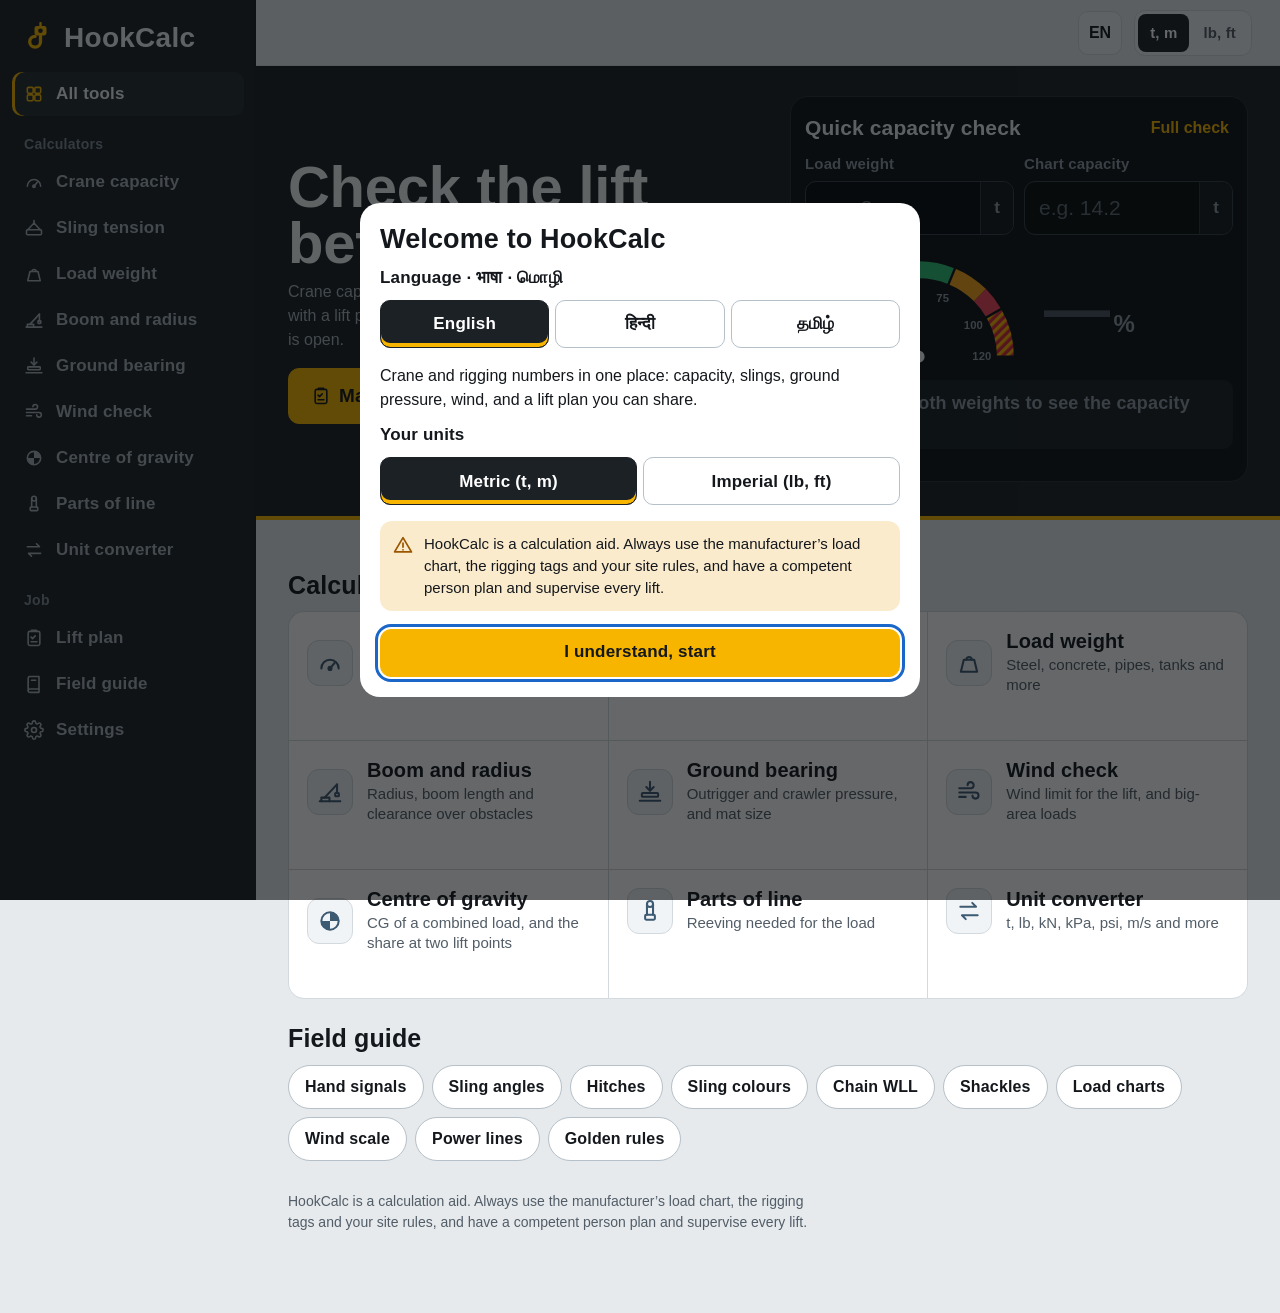
<file: index.html>
<!doctype html>
<html lang="en">
<head>
<meta charset="utf-8">
<meta name="viewport" content="width=device-width, initial-scale=1, viewport-fit=cover">
<meta name="theme-color" content="#1C2126">
<meta name="description" content="HookCalc: crane and rigging calculator. Crane capacity, sling tension, load weight, boom and radius, ground bearing, wind check and a lift plan you can share.">
<title>HookCalc: Crane &amp; Rigging Calculator</title>
<link rel="manifest" href="manifest.webmanifest">
<link rel="icon" type="image/png" sizes="192x192" href="icons/icon-192.png">
<link rel="apple-touch-icon" href="icons/apple-touch-icon.png">
<meta name="mobile-web-app-capable" content="yes">
<meta name="apple-mobile-web-app-capable" content="yes">
<meta name="apple-mobile-web-app-status-bar-style" content="black-translucent">
<meta name="apple-mobile-web-app-title" content="HookCalc">
<style>/* HookCalc styles. Concept: crane cab instrument panel and hazard signage.
   Colour tokens are injected by build.py (light, dark, fixed). */
:root{--bg:#E6EAED;--surface:#FFFFFF;--surface-2:#F1F4F6;--line:#D2D9DF;--line-2:#B6C0C8;--text:#14181C;--muted:#525D67;--faint:#87919A;--accent:#F7B500;--accent-hi:#FFC42E;--on-accent:#14181C;--steel:#3D5A73;--link:#1F5785;--ok:#16824A;--warn:#9A5700;--bad:#BF1B33;--ok-bg:#DCF1E4;--warn-bg:#FBEBCD;--bad-bg:#FADCE0;--info-bg:#E2E8ED;--sel-bg:#1C2126;--sel-text:#FFFFFF;--sel-ic:#F7B500;--focus:#1A66C9;--cab:#1C2126;--cab-2:#262D33;--cab-line:#353E46;--cab-text:#F1F3F5;--cab-dim:#A6B1BA;color-scheme:light;--ro-bg:#0F1316;--ro-line:#283037;--ro-text:#E9EDF0;--ro-dim:#8E9AA5;--ro-num:#F7B500;--ro-ok:#2FC27A;--ro-warn:#F6A21A;--ro-bad:#F2445A;--ro-stop:#D7263D;--font:"Barlow","Noto Sans Devanagari","Noto Sans Tamil","Segoe UI",Roboto,"Helvetica Neue",Arial,system-ui,sans-serif;--font-c:"Barlow Condensed","Noto Sans Devanagari","Noto Sans Tamil","Roboto Condensed","Arial Narrow",sans-serif-condensed,"Segoe UI",Roboto,sans-serif;}
@media (prefers-color-scheme: dark){:root:not([data-theme="light"]){--bg:#101417;--surface:#191E23;--surface-2:#20262C;--line:#2B333A;--line-2:#3A444D;--text:#ECEFF2;--muted:#A3AEB8;--faint:#76818B;--steel:#8FB2D1;--link:#8DC2F2;--ok:#46CF8B;--warn:#F4AA33;--bad:#FF6577;--ok-bg:#12301F;--warn-bg:#352812;--bad-bg:#3D1720;--info-bg:#1E252B;--sel-bg:#F7B500;--sel-text:#14181C;--sel-ic:#14181C;--focus:#F7B500;--cab:#1A2025;--cab-2:#232A30;--cab-line:#323B43;--cab-text:#F1F3F5;--cab-dim:#A6B1BA;color-scheme:dark;}}
:root[data-theme="dark"],:root.hc-dark{--bg:#101417;--surface:#191E23;--surface-2:#20262C;--line:#2B333A;--line-2:#3A444D;--text:#ECEFF2;--muted:#A3AEB8;--faint:#76818B;--steel:#8FB2D1;--link:#8DC2F2;--ok:#46CF8B;--warn:#F4AA33;--bad:#FF6577;--ok-bg:#12301F;--warn-bg:#352812;--bad-bg:#3D1720;--info-bg:#1E252B;--sel-bg:#F7B500;--sel-text:#14181C;--sel-ic:#14181C;--focus:#F7B500;--cab:#1A2025;--cab-2:#232A30;--cab-line:#323B43;--cab-text:#F1F3F5;--cab-dim:#A6B1BA;color-scheme:dark;}
:root.hc-light{--bg:#E6EAED;--surface:#FFFFFF;--surface-2:#F1F4F6;--line:#D2D9DF;--line-2:#B6C0C8;--text:#14181C;--muted:#525D67;--faint:#87919A;--accent:#F7B500;--accent-hi:#FFC42E;--on-accent:#14181C;--steel:#3D5A73;--link:#1F5785;--ok:#16824A;--warn:#9A5700;--bad:#BF1B33;--ok-bg:#DCF1E4;--warn-bg:#FBEBCD;--bad-bg:#FADCE0;--info-bg:#E2E8ED;--sel-bg:#1C2126;--sel-text:#FFFFFF;--sel-ic:#F7B500;--focus:#1A66C9;--cab:#1C2126;--cab-2:#262D33;--cab-line:#353E46;--cab-text:#F1F3F5;--cab-dim:#A6B1BA;color-scheme:light;}

*,*::before,*::after{box-sizing:border-box}
:root{box-sizing:border-box;padding-top:env(safe-area-inset-top,0px);padding-bottom:env(safe-area-inset-bottom,0px);-webkit-text-size-adjust:100%;text-size-adjust:100%}
html{scroll-padding-top:calc(env(safe-area-inset-top,0px) + 72px);background:var(--bg)}
body{margin:0;min-height:100vh;background:var(--bg);color:var(--text);font:400 16px/1.5 var(--font);-webkit-tap-highlight-color:transparent;-webkit-font-smoothing:antialiased}
h1,h2,h3{font-family:var(--font-c);font-weight:700;line-height:1.1;margin:0;letter-spacing:.005em}
p{margin:0 0 12px}
a{color:var(--link)}
button,input,select,textarea{font:inherit;color:inherit}
button{cursor:pointer}
[hidden]{display:none!important}
:focus-visible{outline:3px solid var(--focus);outline-offset:2px}
.vh{position:absolute!important;width:1px;height:1px;padding:0;margin:-1px;overflow:hidden;clip:rect(0 0 0 0);white-space:nowrap;border:0}
.ic{width:22px;height:22px;flex:none}
.skip{position:absolute;left:8px;top:-80px;z-index:100;background:var(--accent);color:var(--on-accent);padding:10px 14px;border-radius:8px;font-weight:700;text-decoration:none}
.skip:focus{top:calc(env(safe-area-inset-top,0px) + 8px)}
.statusfill{position:fixed;top:0;left:0;right:0;height:env(safe-area-inset-top,0px);background:var(--cab);z-index:60}

/* ---------- shell ---------- */
.shell{min-height:100vh}
.side{display:none}
.main{min-width:0}
#view{display:block;outline:none;padding-bottom:calc(88px + env(safe-area-inset-bottom,0px))}
.page{max-width:1120px;margin:0 auto;padding:18px 16px 24px}
.lede{color:var(--muted);margin:0;max-width:60ch}
.foot{margin:30px 0 0;color:var(--muted);font-size:14px;max-width:70ch}

/* ---------- top bar ---------- */
.bar{position:sticky;top:env(safe-area-inset-top,0px);z-index:40;display:flex;align-items:center;gap:6px;min-height:58px;padding:6px 10px;background:var(--cab);color:var(--cab-text)}
.bar-t{font:700 23px/1.1 var(--font-c);white-space:nowrap;overflow:hidden;text-overflow:ellipsis;min-width:0}
.bar-back{display:grid;place-items:center;width:44px;height:44px;border-radius:10px;color:var(--cab-text);flex:none}
.bar-back:hover{background:var(--cab-2)}
.bar-ic{display:grid;place-items:center;color:var(--accent);flex:none}
.bar-sp{flex:1}
.brand{display:inline-flex;align-items:center;gap:8px;color:var(--cab-text);text-decoration:none;font:800 26px/1 var(--font-c);letter-spacing:.01em;padding:4px 6px}
.hook{width:30px;height:30px;color:var(--accent);flex:none;--hook-hole:var(--cab)}

/* units toggle */
.useg{display:inline-flex;padding:3px;gap:2px;border-radius:11px;background:var(--surface-2);border:1px solid var(--line)}
.useg button{border:0;background:transparent;min-height:38px;padding:0 12px;border-radius:8px;font:700 15px/1 var(--font-c);letter-spacing:.01em;color:var(--muted)}
.useg button[aria-pressed="true"]{background:var(--sel-bg);color:var(--sel-text)}
.useg-bar{background:var(--cab-2);border-color:var(--cab-line)}
.useg-bar button{color:var(--cab-dim)}
.useg-bar button[aria-pressed="true"]{background:var(--accent);color:var(--on-accent)}

/* ---------- bottom tabs ---------- */
.tabs{position:fixed;left:0;right:0;bottom:0;z-index:45;display:grid;grid-template-columns:repeat(4,1fr);background:var(--surface);border-top:1px solid var(--line);padding-bottom:env(safe-area-inset-bottom,0px)}
.tabs a{position:relative;display:flex;flex-direction:column;align-items:center;justify-content:center;gap:3px;min-height:62px;color:var(--muted);text-decoration:none;font:600 14px/1.1 var(--font-c);letter-spacing:.01em}
.tabs a .ic{width:24px;height:24px}
.tabs a[aria-current="page"]{color:var(--text)}
.tabs a[aria-current="page"]::before{content:"";position:absolute;top:0;left:26%;right:26%;height:3px;border-radius:0 0 3px 3px;background:var(--accent)}
body[data-view="tool"] .tabs{display:none}

/* ---------- readout bar (mobile tool pages) ---------- */
.rbar{position:fixed;left:0;right:0;bottom:0;z-index:45;padding:10px 10px calc(10px + env(safe-area-inset-bottom,0px));background:linear-gradient(to top,var(--bg) 62%,rgba(0,0,0,0));transition:transform .25s ease,opacity .25s ease}
.rbar.rbar-off{transform:translateY(115%);opacity:0;pointer-events:none}
.rbar-in{width:100%;display:flex;align-items:center;gap:12px;min-height:62px;padding:8px 12px 8px 16px;border:1px solid var(--ro-line);border-radius:15px;background:var(--ro-bg);color:var(--ro-text);text-align:left;box-shadow:0 12px 26px -12px rgba(0,0,0,.6)}
.rb-dot{width:12px;height:12px;border-radius:50%;background:var(--ro-dim);flex:none}
.rb-txt{flex:1;min-width:0;display:flex;flex-direction:column}
.rb-l{font:600 14px/1.2 var(--font-c);color:var(--ro-dim);white-space:nowrap;overflow:hidden;text-overflow:ellipsis}
.rb-v{font:700 27px/1.05 var(--font-c);color:var(--ro-num);font-variant-numeric:tabular-nums;white-space:nowrap;overflow:hidden;text-overflow:ellipsis}
.rb-s{flex:none;font:700 15px/1 var(--font-c);padding:8px 10px;border-radius:8px;background:#232A30;color:var(--ro-text)}
.rb-s:empty{display:none}
.rbar[data-s="ok"] .rb-dot{background:var(--ro-ok)}.rbar[data-s="ok"] .rb-s{background:var(--ro-ok);color:#052313}
.rbar[data-s="warn"] .rb-dot{background:var(--ro-warn)}.rbar[data-s="warn"] .rb-s{background:var(--ro-warn);color:#2A1700}
.rbar[data-s="bad"] .rb-dot{background:var(--ro-bad)}.rbar[data-s="bad"] .rb-s{background:var(--ro-bad);color:#fff}
.rbar[data-s="stop"] .rb-dot{background:var(--ro-stop)}.rbar[data-s="stop"] .rb-s{background:var(--ro-stop);color:#fff}
.rbar[data-s="stop"] .rb-v,.rbar[data-s="bad"] .rb-v{color:#FF6B7D}
.rbar[data-s="empty"] .rb-v,.rbar[data-s="error"] .rb-v{color:#56616A}

/* ---------- calculator layout ---------- */
.tool-intro{display:flex;flex-direction:column;gap:12px;margin-bottom:20px}
.tool-acts{display:flex;flex-wrap:wrap;gap:8px;align-items:center}
.tool-acts .useg{margin-left:auto}
.tool-grid{display:grid;gap:24px}
.inputs,.results{min-width:0}
.results{scroll-margin-top:calc(env(safe-area-inset-top,0px) + 70px)}

/* fields */
.fld{margin:0 0 18px}
.fld>label,.lbl{display:block;font:600 17px/1.25 var(--font-c);letter-spacing:.01em;color:var(--text);margin:0 0 7px}
.opt{font:500 14px var(--font);color:var(--faint);margin-left:4px;letter-spacing:0}
.inp{display:flex;align-items:stretch;min-height:54px;background:var(--surface);border:1.5px solid var(--line-2);border-radius:11px;overflow:hidden;transition:border-color .15s,box-shadow .15s}
.inp:focus-within{border-color:var(--text);box-shadow:0 0 0 3px rgba(247,181,0,.55)}
.inp input{flex:1;min-width:0;width:100%;border:0;background:transparent;padding:12px 14px;font:600 21px/1.2 var(--font);font-variant-numeric:tabular-nums;color:var(--text);outline:none}
.inp input::placeholder{color:var(--faint);font-weight:400;opacity:1}
.inp .u{display:flex;align-items:center;padding:0 13px;background:var(--surface-2);border-left:1px solid var(--line);color:var(--muted);font:700 17px/1 var(--font-c);white-space:nowrap}
.sign{flex:none;width:44px;border:0;border-right:1px solid var(--line);background:var(--surface-2);color:var(--muted);font:700 20px/1 var(--font)}
.has-err .inp{border-color:var(--bad)}
.errmsg{margin:6px 0 0;color:var(--bad);font-weight:600;font-size:15px}
.hint{margin:6px 0 0;color:var(--muted);font-size:15px;line-height:1.45;max-width:62ch}
.fnote{color:var(--muted);font-size:15px;line-height:1.45;margin:-6px 0 18px;max-width:62ch}
.row2{display:grid;grid-template-columns:repeat(2,minmax(0,1fr));gap:12px}
.grp{margin:28px 0 14px;padding-top:16px;border-top:2px solid var(--line)}
.grp h2{font-size:21px}
.grp .hint{margin-top:4px}
.grp-first{margin-top:0;padding-top:0;border-top:0}

/* segmented controls and tiles */
.seg{display:flex;flex-wrap:wrap;gap:6px}
.seg button{flex:1 1 0;min-width:max-content;min-height:48px;padding:8px 12px;border-radius:10px;border:1.5px solid var(--line-2);background:var(--surface);color:var(--text);font:600 17px/1.15 var(--font-c);letter-spacing:.01em}
.seg button[aria-pressed="true"],.tiles button[aria-pressed="true"]{background:var(--sel-bg);border-color:var(--sel-bg);color:var(--sel-text);box-shadow:inset 0 -4px 0 var(--accent)}
.tiles{display:grid;grid-template-columns:repeat(4,minmax(0,1fr));gap:6px}
.tiles button{display:flex;flex-direction:column;align-items:center;justify-content:center;gap:5px;min-height:76px;padding:8px 4px;border-radius:10px;border:1.5px solid var(--line-2);background:var(--surface);color:var(--text);font:600 14px/1.1 var(--font-c);text-align:center;letter-spacing:.01em}
.tiles button .ic{width:28px;height:28px;color:var(--steel)}
.tiles button[aria-pressed="true"] .ic{color:var(--sel-ic)}
.tiles-txt button{min-height:52px;font-size:16px}

/* select */
.selwrap{position:relative}
.selwrap select{width:100%;min-height:54px;-webkit-appearance:none;appearance:none;border:1.5px solid var(--line-2);border-radius:11px;background:var(--surface);color:var(--text);padding:0 44px 0 14px;font:600 17px/1.2 var(--font)}
.selwrap::after{content:"";position:absolute;right:18px;top:50%;width:9px;height:9px;border-right:2.5px solid var(--muted);border-bottom:2.5px solid var(--muted);transform:translateY(-70%) rotate(45deg);pointer-events:none}

/* buttons */
.btn{display:inline-flex;align-items:center;justify-content:center;gap:8px;min-height:48px;padding:0 16px;border-radius:11px;border:1.5px solid var(--line-2);background:var(--surface);color:var(--text);font:700 17px/1.1 var(--font-c);letter-spacing:.01em;text-decoration:none;text-align:center}
.btn:hover{border-color:var(--text)}
.btn .ic{width:20px;height:20px}
.btn-sm{min-height:42px;padding:0 12px;font-size:16px}
.btn-lg{min-height:56px;padding:0 22px;font-size:19px}
.btn-primary{background:var(--accent);border-color:var(--accent);color:var(--on-accent)}
.btn-primary:hover{background:var(--accent-hi);border-color:var(--accent-hi)}
.btn-quiet{background:transparent;border-color:transparent;color:var(--muted)}
.btn-quiet:hover{color:var(--text);border-color:var(--line-2)}
.btn-danger{background:var(--bad);border-color:var(--bad);color:#fff}
.btn-danger-t{color:var(--bad)}
.btn-wa{background:#1E8E4E;border-color:#1E8E4E;color:#fff}
.icon-btn{display:grid;place-items:center;width:44px;height:44px;border-radius:10px;border:1px solid transparent;background:transparent;color:var(--muted);flex:none}
.icon-btn:hover{border-color:var(--line-2);color:var(--text)}

/* ---------- instrument readout ---------- */
.readout{background:var(--ro-bg);color:var(--ro-text);border:1px solid var(--ro-line);border-radius:16px;overflow:hidden;box-shadow:inset 0 1px 0 rgba(255,255,255,.04),0 14px 30px -20px rgba(0,0,0,.7)}
.readout+.readout{margin-top:12px}
.ro-head{padding:14px 18px 0}
.ro-lbl{font:600 16px/1.2 var(--font-c);color:var(--ro-dim);letter-spacing:.01em}
.ro-main{display:flex;align-items:baseline;flex-wrap:wrap;gap:8px;padding:2px 18px 14px}
.ro-num{font:700 clamp(52px,15vw,68px)/.95 var(--font-c);color:var(--ro-num);font-variant-numeric:tabular-nums;letter-spacing:-.005em}
.ro-unit{font:700 24px/1 var(--font-c);color:var(--ro-dim)}
.ro-text .ro-num{font-size:clamp(36px,10.5vw,50px);line-height:1}
.ro-sub .ro-num{font-size:clamp(40px,11vw,52px)}
.ro-verdict{display:flex;align-items:flex-start;gap:10px;margin:0;padding:12px 18px;font:700 18px/1.25 var(--font-c);letter-spacing:.01em;background:#20272D;color:var(--ro-text)}
.ro-verdict .ic{width:22px;height:22px;margin-top:1px}
[data-s="ok"]>.ro-verdict{background:var(--ro-ok);color:#052313}
[data-s="warn"]>.ro-verdict{background:var(--ro-warn);color:#2A1700}
[data-s="bad"]>.ro-verdict{background:var(--ro-bad);color:#fff}
[data-s="stop"]>.ro-verdict{color:#fff;padding:19px 18px;background-color:var(--ro-stop);background-image:repeating-linear-gradient(-45deg,#F7B500 0 9px,#15191D 9px 18px),repeating-linear-gradient(-45deg,#F7B500 0 9px,#15191D 9px 18px);background-size:100% 7px,100% 7px;background-position:top,bottom;background-repeat:no-repeat;animation:hc-pulse 1.4s ease-in-out infinite}
[data-s="empty"]>.ro-verdict,[data-s="error"]>.ro-verdict{background:#1A2025;color:var(--ro-dim);font-weight:600}
[data-s="error"]>.ro-verdict{color:#FFB3BD}
.readout[data-s="stop"] .ro-num,.readout[data-s="bad"] .ro-num{color:#FF6B7D}
.readout[data-s="empty"] .ro-num,.readout[data-s="error"] .ro-num{color:#4A555E}
@keyframes hc-pulse{50%{background-color:#A01427}}
.ro-rows{margin:0;padding:6px 18px 14px}
.ro-row{display:flex;justify-content:space-between;align-items:baseline;gap:16px;padding:9px 0;border-top:1px solid var(--ro-line)}
.ro-row:first-child{border-top:0}
.ro-row dt{color:var(--ro-dim);font-size:15px;line-height:1.3}
.ro-row dd{margin:0;text-align:right;font:700 18px/1.25 var(--font-c);font-variant-numeric:tabular-nums}
.ro-row[data-s="ok"] dd{color:var(--ro-ok)}
.ro-row[data-s="warn"] dd{color:var(--ro-warn)}
.ro-row[data-s="bad"] dd,.ro-row[data-s="stop"] dd{color:#FF6B7D}

/* gauge */
.gauge{display:block;width:100%;max-width:340px;height:auto;margin:0 auto}
.gauge .gz{fill:none;stroke-width:18}
.gauge .gz-ok{stroke:var(--ro-ok)}.gauge .gz-warn{stroke:var(--ro-warn)}.gauge .gz-bad{stroke:var(--ro-bad)}
.gauge .gt{stroke:var(--ro-bg);stroke-width:2.5}
.gauge .gl{fill:var(--ro-dim);font:600 12px var(--font-c)}
.gauge .needle{transform-origin:120px 116px;transition:transform .55s cubic-bezier(.2,.9,.25,1.05)}
.gauge .needle path,.gauge .hub{fill:#F2F4F6}
.gauge .hub{stroke:var(--ro-bg);stroke-width:3}

/* figures and diagrams */
.fig{margin:12px 0 0;padding:12px;background:var(--surface);border:1px solid var(--line);border-radius:16px}
.fig-dark{background:var(--ro-bg);border-color:var(--ro-line)}
.fig figcaption{margin-top:6px;font-size:14px;color:var(--muted)}
.dia{display:block;width:100%;height:auto;max-height:360px;margin:0 auto;overflow:visible}
.dia .d-txt{font:600 13px var(--font-c);fill:var(--text);paint-order:stroke;stroke:var(--surface);stroke-width:4px;stroke-linejoin:round}
.dia .d-strong{font-weight:700;font-size:14px}
.dia .d-num{fill:#fff;stroke:none;font-weight:700}
.d-load,.d-loadb{fill:var(--surface-2);stroke:var(--steel);stroke-width:2}
.d-leg{stroke:var(--steel);stroke-width:3.5;stroke-linecap:round}
.d-leg[data-s="ok"]{stroke:var(--ok)}.d-leg[data-s="warn"]{stroke:var(--warn)}.d-leg[data-s="stop"],.d-leg[data-s="bad"]{stroke:var(--bad)}
.d-pin{fill:var(--surface);stroke:var(--text);stroke-width:2}
.d-block{fill:var(--cab);stroke:var(--text);stroke-width:1}
.d-sheave{fill:var(--accent)}
.d-rope,.d-rig{stroke:var(--text);stroke-width:1.8;fill:none}
.d-ring{fill:none;stroke:var(--text);stroke-width:2.5}
.d-arc{fill:none;stroke:var(--text);stroke-width:1.5}
.d-cg circle{fill:var(--surface);stroke:var(--text);stroke-width:1.8}.d-cg path{fill:var(--text)}
.d-ground{stroke:var(--text);stroke-width:2}
.d-hatch{stroke:var(--line-2);stroke-width:1.4}
.d-carrier,.d-cab{fill:var(--steel)}
.d-wheel{fill:var(--cab);stroke:var(--surface);stroke-width:1.5}
.d-boom-o{stroke:var(--text);stroke-width:10;stroke-linecap:round}
.d-boom{stroke:var(--accent);stroke-width:6;stroke-linecap:round}
.d-axis{stroke:var(--muted);stroke-width:1.2;stroke-dasharray:4 4;fill:none}
.d-dimline{stroke:var(--muted);stroke-width:1.4;fill:none}
.d-obs{fill:var(--info-bg);stroke:var(--muted);stroke-width:1.5}
.d-obs[data-s="ok"]{stroke:var(--ok)}.d-obs[data-s="warn"]{fill:var(--warn-bg);stroke:var(--warn)}.d-obs[data-s="stop"]{fill:var(--bad-bg);stroke:var(--bad)}
.d-clr{stroke-width:2.5;stroke:var(--muted)}
.d-clr[data-s="ok"]{stroke:var(--ok)}.d-clr[data-s="warn"]{stroke:var(--warn)}.d-clr[data-s="stop"]{stroke:var(--bad)}
.d-set{fill:var(--surface-2);stroke:var(--line-2);stroke-width:1.5}
.d-item{fill:var(--steel)}
.d-beam{stroke:var(--text);stroke-width:4;stroke-linecap:round}
.d-lift{stroke:var(--text);stroke-width:2}
.d-lift-h{fill:var(--text)}
.d-mat{fill:var(--surface-2);stroke:var(--text);stroke-width:2}
.d-need{fill:none;stroke:var(--steel);stroke-width:2;stroke-dasharray:6 5}
.d-need[data-s="ok"]{stroke:var(--ok)}.d-need[data-s="warn"]{stroke:var(--warn)}.d-need[data-s="stop"]{stroke:var(--bad)}
.d-float{fill:var(--cab)}
.d-bar-bg{fill:var(--surface-2)}
.d-z-ok{fill:var(--ok);opacity:.55}.d-z-warn{fill:var(--warn);opacity:.65}.d-z-stop{fill:var(--bad);opacity:.6}
.d-limit{stroke:var(--text);stroke-width:2.5}
.d-marker{fill:var(--text)}
.d-hookp{fill:none;stroke:var(--text);stroke-width:3;stroke-linecap:round}

/* notes, tips, actions */
.notes{list-style:none;margin:14px 0 0;padding:0}
.notes li{position:relative;margin-top:8px;padding:11px 12px 11px 40px;background:var(--surface);border:1px solid var(--line);border-radius:12px;font-size:15px;line-height:1.45}
.notes li::before{content:"!";position:absolute;left:12px;top:11px;width:19px;height:19px;border-radius:50%;background:var(--accent);color:var(--on-accent);font:800 13px/19px var(--font);text-align:center}
.res-acts{display:flex;flex-wrap:wrap;gap:8px;margin-top:14px}
.res-acts .btn{flex:1 1 auto}
.tips{margin-top:18px;padding-top:14px;border-top:1px solid var(--line)}
.tips h3{font-size:18px;margin-bottom:6px}
.tips ul{margin:0;padding-left:20px;color:var(--muted);font-size:15px;line-height:1.45}
.tips li+li{margin-top:6px}
.tblw{overflow-x:auto;margin:10px 0 12px;border:1px solid var(--line);border-radius:10px;background:var(--surface)}
.tbl{width:100%;border-collapse:collapse;font-size:15px;font-variant-numeric:tabular-nums}
.tbl th,.tbl td{padding:9px 12px;text-align:left;border-top:1px solid var(--line);white-space:nowrap}
.tbl thead th{border-top:0;background:var(--surface-2);font:700 15px/1.2 var(--font-c);letter-spacing:.01em}
.tbl .num{text-align:right}
.tbl .wrap{white-space:normal;min-width:150px}
.tbl tr.hi td{background:var(--warn-bg);font-weight:700}
.tbl tr[data-s="stop"] td{color:var(--bad);font-weight:700}
.tbl tr[data-s="warn"] td{color:var(--warn)}
.sw{display:inline-block;width:16px;height:16px;border-radius:4px;vertical-align:-3px;margin-right:9px;border:1px solid rgba(0,0,0,.25)}

/* CG item list */
.cgl{display:grid;gap:10px}
.cgi{background:var(--surface);border:1px solid var(--line);border-radius:14px;padding:10px 12px 2px}
.cgi-top{display:flex;align-items:center;gap:10px;margin-bottom:8px}
.cgi-n{display:grid;place-items:center;width:28px;height:28px;border-radius:8px;background:var(--steel);color:#fff;font:700 15px/1 var(--font-c);flex:none}
.cgi-name{flex:1;min-width:0;min-height:44px;border:1.5px solid var(--line-2);border-radius:10px;background:var(--surface);padding:8px 12px;font:600 17px/1.2 var(--font)}
.cgi-name:focus{outline:none;border-color:var(--text);box-shadow:0 0 0 3px rgba(247,181,0,.55)}
.cgi-vals{display:grid;grid-template-columns:repeat(2,minmax(0,1fr));gap:0 10px}
.mfld{margin:0 0 10px}
.mfld label{display:block;font:600 15px/1.2 var(--font-c);color:var(--muted);margin-bottom:5px}
.inp-sm{min-height:48px}
.inp-sm input{font-size:19px;padding:10px}
.inp-sm .u{padding:0 10px}
.inp-sm .sign{width:38px}
.cg-tools{display:flex;flex-wrap:wrap;align-items:center;gap:12px 18px;margin:12px 0 4px}

/* checkboxes */
.chk{display:flex;align-items:flex-start;gap:12px;cursor:pointer;line-height:1.35}
.chk input{-webkit-appearance:none;appearance:none;flex:none;width:26px;height:26px;margin:0;border:2px solid var(--line-2);border-radius:7px;background:var(--surface);display:grid;place-items:center;cursor:pointer}
.chk input::after{content:"";width:7px;height:13px;border:solid var(--on-accent);border-width:0 3px 3px 0;transform:translate(0,-1px) rotate(45deg);opacity:0}
.chk input:checked{background:var(--accent);border-color:var(--accent)}
.chk input:checked::after{opacity:1}
.chk input:focus-visible{outline:3px solid var(--focus);outline-offset:2px}

/* ---------- home ---------- */
.hero{background:var(--cab);color:var(--cab-text);padding:6px 16px 22px;border-bottom:4px solid var(--accent)}
.hero-in{max-width:1120px;margin:0 auto;display:grid;gap:18px}
.hero h1{font:800 clamp(36px,10vw,58px)/.96 var(--font-c);letter-spacing:-.005em;margin:6px 0 10px;max-width:13ch}
.hero p{color:var(--cab-dim);max-width:46ch;margin-bottom:16px}
.qc{background:var(--ro-bg);border:1px solid var(--ro-line);border-radius:18px;padding:14px 14px 16px}
.qc-top{display:flex;align-items:center;justify-content:space-between;gap:10px;margin-bottom:10px}
.qc h2{font-size:21px;color:var(--ro-text)}
.qc-link{color:var(--accent);font:700 16px var(--font-c);text-decoration:none;padding:8px 4px}
.qc-link:hover{text-decoration:underline}
.qc-in{display:grid;grid-template-columns:repeat(2,minmax(0,1fr));gap:10px}
.qf{margin:0}
.qf>label{color:var(--ro-dim);font-size:15px}
.inp-dark{background:#090C0E;border-color:#36414A}
.inp-dark input{color:#fff}
.inp-dark input::placeholder{color:#5F6B75}
.inp-dark .u{background:#151A1E;border-color:#2A3238;color:var(--ro-dim)}
.qf .errmsg{color:#FF9AA8}
.qc-out{display:grid;grid-template-columns:minmax(0,1.2fr) minmax(0,1fr);align-items:center;gap:4px 12px;margin-top:12px;color:var(--ro-text)}
.qc-g svg{display:block;width:100%;height:auto}
.qc-num{display:flex;align-items:baseline;gap:4px}
.qc-num .ro-num{font-size:clamp(46px,14vw,66px)}
.qc-out .ro-verdict{grid-column:1/-1;border-radius:10px;margin-top:4px}
.qc-note{grid-column:1/-1;margin:2px 0 0;color:var(--ro-dim);font-size:14px}
.qc-note:empty{display:none}
.qc-out[data-s="stop"] .ro-num,.qc-out[data-s="bad"] .ro-num{color:#FF6B7D}
.qc-out[data-s="empty"] .ro-num,.qc-out[data-s="error"] .ro-num{color:#4A555E}
.hsec{margin-top:26px}
.hsec-h{font-size:25px;margin:0 0 12px}
.tlist{display:grid;background:var(--surface);border:1px solid var(--line);border-radius:16px;overflow:hidden}
.trow{display:grid;grid-template-columns:46px minmax(0,1fr) auto;align-items:center;gap:14px;padding:14px 16px;min-height:74px;color:var(--text);text-decoration:none;border-top:1px solid var(--line);background:var(--surface)}
.trow:first-child{border-top:0}
.trow:hover{background:var(--surface-2)}
.ticon{display:grid;place-items:center;width:46px;height:46px;border-radius:12px;background:var(--surface-2);border:1px solid var(--line);color:var(--steel)}
.ticon .ic{width:26px;height:26px}
.tname{display:block;font:700 20px/1.15 var(--font-c);letter-spacing:.005em}
.tdesc{display:block;margin-top:2px;color:var(--muted);font-size:15px;line-height:1.35}
.chip{display:inline-flex;align-items:center;min-height:30px;padding:0 10px;border-radius:999px;background:var(--info-bg);color:var(--text);font:700 15px/1 var(--font-c);white-space:nowrap;font-variant-numeric:tabular-nums}
.chip[data-s="ok"]{background:var(--ok-bg);color:var(--ok)}
.chip[data-s="warn"]{background:var(--warn-bg);color:var(--warn)}
.chip[data-s="bad"],.chip[data-s="stop"]{background:var(--bad-bg);color:var(--bad)}
.glinks{display:flex;flex-wrap:wrap;gap:8px}
.glink{display:inline-flex;align-items:center;min-height:44px;padding:0 16px;border-radius:999px;border:1.5px solid var(--line-2);background:var(--surface);color:var(--text);text-decoration:none;font:600 16px var(--font-c);letter-spacing:.01em}
.glink:hover{border-color:var(--text)}

/* ---------- lift plan ---------- */
.psec{margin-top:28px}
.psec>h2{font-size:23px;margin-bottom:12px}
.pgrid{display:grid;gap:0 14px}
.inp-text input{font:500 18px/1.3 var(--font)}
textarea{display:block;width:100%;min-height:110px;border:1.5px solid var(--line-2);border-radius:11px;background:var(--surface);color:var(--text);padding:12px 14px;font:400 17px/1.45 var(--font);resize:vertical}
textarea:focus{outline:none;border-color:var(--text);box-shadow:0 0 0 3px rgba(247,181,0,.55)}
.pcards{display:grid;gap:10px}
.pcard{background:var(--surface);border:1px solid var(--line);border-left:6px solid var(--line-2);border-radius:14px;padding:14px 16px}
.pcard[data-s="ok"]{border-left-color:var(--ok)}.pcard[data-s="warn"]{border-left-color:var(--warn)}.pcard[data-s="bad"],.pcard[data-s="stop"]{border-left-color:var(--bad)}
.pcard.off{opacity:.62}
.pcard header{display:flex;align-items:center;gap:10px}
.pcard h3{flex:1;font-size:20px;min-width:0}
.pc-ic{display:grid;color:var(--steel)}
.pc-v{display:flex;align-items:flex-start;gap:8px;margin:10px 0 4px;font:700 16px/1.3 var(--font-c);letter-spacing:.01em}
.pc-v .ic{width:20px;height:20px}
.pcard[data-s="ok"] .pc-v{color:var(--ok)}.pcard[data-s="warn"] .pc-v{color:var(--warn)}.pcard[data-s="bad"] .pc-v,.pcard[data-s="stop"] .pc-v{color:var(--bad)}
.pcard ul{margin:6px 0 12px;padding-left:18px;color:var(--muted);font-size:15px;line-height:1.45}
.pcard footer{display:flex;align-items:center;justify-content:space-between;flex-wrap:wrap;gap:10px;padding-top:10px;border-top:1px solid var(--line)}
.pc-edit{padding:8px 4px;color:var(--link);font:700 16px var(--font-c);text-decoration:none}
.pc-ex{font-size:14px;font-weight:600;color:var(--warn)}
.pempty{padding:18px;background:var(--surface);border:1.5px dashed var(--line-2);border-radius:14px}
.chkg{border:0;margin:0 0 16px;padding:0}
.chkg legend{padding:0;margin-bottom:6px;font:700 19px var(--font-c)}
.chk-lg{min-height:54px;align-items:center;margin-top:8px;padding:12px 14px;background:var(--surface);border:1px solid var(--line);border-radius:12px}
.pbtns{display:grid;gap:10px}
.pnew{margin-top:14px}
.print-only{display:none}

/* ---------- guide ---------- */
.gsec{margin-top:10px;background:var(--surface);border:1px solid var(--line);border-radius:14px;scroll-margin-top:calc(env(safe-area-inset-top,0px) + 72px)}
.guide .lede{margin-bottom:6px}
.gsec summary{display:flex;align-items:center;justify-content:space-between;gap:12px;min-height:62px;padding:14px 16px;list-style:none;cursor:pointer;font:700 21px/1.2 var(--font-c);letter-spacing:.005em}
.gsec summary::-webkit-details-marker{display:none}
.gsec summary .ic{color:var(--muted);transition:transform .2s ease}
.gsec[open] summary .ic{transform:rotate(90deg)}
.gbody{padding:0 16px 16px}
.sig{margin:0}
.sig div{padding:10px 0;border-top:1px solid var(--line)}
.sig dt{font:700 18px var(--font-c)}
.sig dd{margin:2px 0 0;color:var(--muted)}
.glist{margin:0;padding-left:20px}
.glist li+li{margin-top:8px}

/* ---------- settings ---------- */
.sset{margin-top:12px;padding:16px;background:var(--surface);border:1px solid var(--line);border-radius:14px}
.sset:first-child{margin-top:0}
.sset h2{font-size:21px;margin-bottom:10px}
.sset .hint{margin:0 0 12px}
.sset .seg+.hint{margin:10px 0 0}
.range{display:flex;align-items:center;gap:14px}
.range input{flex:1;height:32px;accent-color:var(--accent)}
.range output{min-width:3.4ch;text-align:right;font:700 26px var(--font-c)}

/* ---------- modal and toast ---------- */
.mback{position:fixed;inset:0;z-index:80;display:flex;align-items:flex-end;justify-content:center;padding-top:env(safe-area-inset-top,0px);background:rgba(8,10,12,.62);animation:hc-fade .18s ease}
.modal{width:min(560px,100%);max-height:90vh;overflow:auto;background:var(--surface);color:var(--text);border-radius:20px 20px 0 0;padding:22px 20px calc(18px + env(safe-area-inset-bottom,0px));animation:hc-up .22s ease}
.modal h2{font-size:27px;margin-bottom:12px}
.m-body p{margin:0 0 12px}
.m-body .lbl{margin-top:4px}
.m-acts{display:flex;flex-wrap:wrap;gap:10px;justify-content:flex-end;margin-top:18px}
.m-acts .btn{flex:1 1 auto}
.m-warn{display:flex;gap:10px;margin-top:16px!important;padding:12px;border-radius:12px;background:var(--warn-bg);font-size:15px;line-height:1.45}
.m-warn .ic{color:var(--warn);margin-top:1px}
.copybox{min-height:220px;font:400 14px/1.45 var(--font)}
body.modal-open{overflow:hidden}
@keyframes hc-fade{from{opacity:0}}
@keyframes hc-up{from{transform:translateY(24px);opacity:0}}
.toast{position:fixed;left:50%;bottom:calc(88px + env(safe-area-inset-bottom,0px));z-index:90;max-width:min(92vw,460px);padding:12px 16px;border-radius:12px;border-left:4px solid var(--accent);background:var(--ro-bg);color:var(--ro-text);font:600 15px/1.35 var(--font);box-shadow:0 14px 30px -12px rgba(0,0,0,.55);opacity:0;pointer-events:none;transform:translate(-50%,16px);transition:opacity .2s,transform .2s}
.toast.on{opacity:1;transform:translate(-50%,0)}

/* ---------- tablet ---------- */
@media (min-width:640px){
  .mback{align-items:center;padding:24px}
  .modal{border-radius:20px;padding-bottom:20px}
  .tlist{grid-template-columns:repeat(2,minmax(0,1fr));gap:1px;background:var(--line)}
  .trow{border-top:0}
  .pgrid{grid-template-columns:repeat(2,minmax(0,1fr))}
  .pbtns{grid-template-columns:repeat(2,minmax(0,1fr))}
  .page{padding:22px 24px 28px}
  .hero{padding:10px 24px 26px}
}

/* ---------- desktop ---------- */
@media (min-width:980px){
  .shell{display:grid;grid-template-columns:256px minmax(0,1fr)}
  .side{display:flex;flex-direction:column;position:sticky;top:env(safe-area-inset-top,0px);height:100vh;overflow-y:auto;padding:14px 12px 20px;background:var(--cab);color:var(--cab-text)}
  .side-brand{display:flex;align-items:center;gap:10px;padding:8px 10px 18px;color:var(--cab-text);text-decoration:none;font:800 28px/1 var(--font-c);letter-spacing:.01em}
  .side-brand .hook{width:32px;height:32px}
  .side-nav{display:flex;flex-direction:column;gap:2px}
  .side-nav a{display:flex;align-items:center;gap:12px;min-height:44px;padding:0 12px;border-radius:10px;color:var(--cab-dim);text-decoration:none;font:600 17px/1.1 var(--font-c);letter-spacing:.01em}
  .side-nav a:hover{background:var(--cab-2);color:var(--cab-text)}
  .side-nav a[aria-current="page"]{background:var(--cab-2);color:var(--cab-text);box-shadow:inset 3px 0 0 var(--accent)}
  .side-nav a .ic{width:20px;height:20px}
  .side-nav a[aria-current="page"] .ic{color:var(--accent)}
  .side-h{margin:18px 12px 6px;font:600 14px var(--font-c);letter-spacing:.02em;color:#7F8B96}
  .tabs,.rbar{display:none!important}
  #view{padding-bottom:40px}
  .bar{min-height:66px;padding:8px 28px;background:var(--bg);color:var(--text);border-bottom:1px solid var(--line)}
  .bar .brand{display:none}
  .bar-back{color:var(--text)}
  .bar-back:hover{background:var(--surface-2)}
  .bar-t{font-size:29px}
  .useg-bar{background:var(--surface-2);border-color:var(--line)}
  .useg-bar button{color:var(--muted)}
  .useg-bar button[aria-pressed="true"]{background:var(--sel-bg);color:var(--sel-text)}
  .page{padding:26px 32px 40px}
  .tool-grid{grid-template-columns:minmax(0,1fr) minmax(360px,430px);gap:36px;align-items:start}
  .results{position:sticky;top:88px}
  .hero{padding:30px 32px 34px}
  .hero-in{grid-template-columns:minmax(0,1fr) minmax(400px,1fr);align-items:center;gap:44px}
  .tlist{grid-template-columns:repeat(3,minmax(0,1fr))}
  .trow{grid-template-columns:46px minmax(0,1fr);align-content:start;min-height:128px;padding:18px}
  .trow .chip{grid-column:2;justify-self:start}
  .pbtns{grid-template-columns:repeat(4,auto);justify-content:start}
  .toast{bottom:28px}
}

/* ---------- print (lift plan) ---------- */
@media print{
  @page{margin:14mm}
  :root{padding:0!important}
  body{background:#fff!important;color:#000!important;font-size:11pt}
  .bar,.tabs,.rbar,.side,.statusfill,.toast,.no-print,.skip,.hero,#modal-root,.pc-edit,.res-acts,.tool-acts,.tips{display:none!important}
  .shell{display:block!important}
  #view{padding:0!important}
  .page{max-width:none;padding:0}
  .print-only{display:block!important}
  .ptitle{font-size:24pt;margin-bottom:10px}
  .readout{background:#fff!important;color:#000!important;border:2px solid #000;box-shadow:none}
  .ro-num,.ro-unit,.ro-lbl,.ro-row dt,.ro-row dd{color:#000!important}
  .ro-verdict{background:#fff!important;background-image:none!important;color:#000!important;border-top:2px solid #000;animation:none!important}
  .pcard,.chk-lg,.fld,.chkg{break-inside:avoid}
  .pcard,.chk-lg,.inp,textarea,.tblw{border-color:#000!important;background:#fff!important}
  .pcard.off{display:none}
  .chk input{border:2px solid #000!important;-webkit-print-color-adjust:exact;print-color-adjust:exact}
  a{color:#000;text-decoration:none}
  .psign{display:grid!important;grid-template-columns:repeat(3,1fr);gap:24px;margin-top:40px}
  .psign div{border-top:1px solid #000;padding-top:6px;font-size:10pt}
}

@media (prefers-reduced-motion:reduce){
  *,*::before,*::after{animation:none!important;transition:none!important;scroll-behavior:auto!important}
}

/* ---------- language button and Indian scripts ---------- */
.lang-btn{display:grid;place-items:center;min-width:44px;height:44px;padding:0 10px;margin-right:6px;border-radius:10px;border:1px solid var(--cab-line);background:var(--cab-2);color:var(--cab-text);font:700 16px/1 var(--font-c);flex:none}
.lang-btn:hover{border-color:var(--accent)}
.tiles button span{overflow-wrap:anywhere}
html[lang="hi"] h1,html[lang="hi"] h2,html[lang="hi"] h3,html[lang="ta"] h1,html[lang="ta"] h2,html[lang="ta"] h3{line-height:1.3}
html[lang="hi"] .hero h1{font-size:clamp(30px,8vw,50px);line-height:1.25}
html[lang="ta"] .hero h1{font-size:clamp(25px,6.8vw,42px);line-height:1.35}
html[lang="hi"] .fld>label,html[lang="hi"] .lbl,html[lang="ta"] .fld>label,html[lang="ta"] .lbl{line-height:1.45}
html[lang="hi"] .ro-verdict,html[lang="ta"] .ro-verdict{line-height:1.45}
html[lang="ta"] .ro-verdict{font-size:16px}
html[lang="hi"] .btn,html[lang="ta"] .btn,html[lang="hi"] .seg button,html[lang="ta"] .seg button,html[lang="hi"] .tiles button,html[lang="ta"] .tiles button{line-height:1.3}
html[lang="ta"] .seg button,html[lang="ta"] .tiles button{font-size:14.5px}
html[lang="ta"] .btn{font-size:15.5px}
html[lang="ta"] .tabs a{font-size:12px;text-align:center}
html[lang="hi"] .ro-text .ro-num{font-size:clamp(32px,9vw,46px);line-height:1.25}
html[lang="ta"] .ro-text .ro-num{font-size:clamp(26px,7.5vw,38px);line-height:1.3}
html[lang="hi"] .ro-row dd,html[lang="ta"] .ro-row dd,html[lang="hi"] .tname,html[lang="ta"] .tname{line-height:1.35}
html[lang="ta"] .tname{font-size:18px}
html[lang="ta"] .rb-s,html[lang="ta"] .chip{font-size:13px}
html[lang="hi"] .gsec summary,html[lang="ta"] .gsec summary{line-height:1.4}
html[lang="ta"] .gsec summary{font-size:18px}
@media (min-width:980px){.lang-btn{border-color:var(--line);background:var(--surface-2);color:var(--text)}}
</style>
</head>
<body>
<a class="skip" href="#/" data-act="skip">Skip to content</a>
<div class="statusfill" aria-hidden="true"></div>
<div class="shell">
<aside class="side" id="side"></aside>
<div class="main">
<header class="bar" id="bar"></header>
<main id="view" tabindex="-1"></main>
</div>
</div>
<nav class="tabs" id="tabs" aria-label="Main"></nav>
<div class="rbar" id="rbar" hidden></div>
<div id="modal-root"></div>
<div class="toast" id="toast" role="status" aria-live="polite"></div>
<div class="vh" id="sr" aria-live="polite"></div>
<noscript><p style="padding:16px;font-family:sans-serif">HookCalc needs JavaScript switched on.</p></noscript>
<script>(function(){
'use strict';
/* HookCalc: crane and rigging calculator.
   Plain JavaScript, no libraries. Every value is stored in SI units
   (kg, m, m², m³, kPa, kg/m, kg/m³, kN, m/s) and converted only for display. */

const APP = { name: 'HookCalc', version: '1.0.0', key: 'hookcalc.v1' };
const G = 9.80665;
const NB = '\u00a0';
const TOOL_ORDER = ['cap', 'sling', 'weight', 'boom', 'ground', 'wind', 'cg', 'reev', 'conv'];
const TOOLS = {};
const ACTS = {};
const RANK = { info: 0, ok: 1, warn: 2, bad: 3, stop: 4 };
const SHORT = { ok: 'OK', warn: 'Caution', bad: 'Danger', stop: 'Stop', info: '' };
const EMOJI = { ok: '\u2705', warn: '\u26a0\ufe0f', bad: '\ud83d\udfe5', stop: '\u26d4', info: '\u2139\ufe0f' };
const DISCLAIMER = 'HookCalc is a calculation aid. Always use the manufacturer\u2019s load chart, the rigging tags and your site rules, and have a competent person plan and supervise every lift.';
const SHARE_FOOT = 'Calculated with HookCalc. Check against the load chart, rigging tags and site rules before lifting.';
const PAGE_TITLES = { plan: 'Lift plan', guide: 'Field guide', settings: 'Settings' };
const LANGS = [['en', 'English'], ['hi', 'हिन्दी'], ['ta', 'தமிழ்']];
const LANG_SHORT = { en: 'EN', hi: 'हि', ta: 'த' };

/* ---------- helpers ---------- */
const $ = (s, r) => (r || document).querySelector(s);
const $$ = (s, r) => Array.from((r || document).querySelectorAll(s));
const esc = s => String(s == null ? '' : s).replace(/[&<>"']/g, c => ({ '&': '&amp;', '<': '&lt;', '>': '&gt;', '"': '&quot;', "'": '&#39;' }[c]));
const clamp = (v, a, b) => Math.min(b, Math.max(a, v));
const isNum = v => typeof v === 'number' && isFinite(v);
const all = (...v) => v.every(isNum);
const rad = d => d * Math.PI / 180;
const deg = r => r * 180 / Math.PI;
const clone = o => JSON.parse(JSON.stringify(o));
const worst = (...ss) => ss.reduce((a, b) => (b && RANK[b] > RANK[a] ? b : a), 'info');
const empty = msg => ({ state: 'empty', msg });
const fail = msg => ({ state: 'error', msg });
const lab = (l, st) => (typeof l === 'function' ? l(st) : l);
function mq(q) { try { return window.matchMedia(q).matches; } catch (e) { return false; } }
const reduceMotion = () => mq('(prefers-reduced-motion: reduce)');
const isWide = () => mq('(min-width: 980px)');

/* ---------- language ----------
   English text is the key. STRINGS (i18n.js) holds rows of [English, Hindi, Tamil].
   Keys with {0}, {1} are templates: they also translate text built at run time. */
const I18N = { hi: {}, ta: {} };
const TPL = { hi: [], ta: [] };
let tCache = {}, tCacheN = 0;
function initI18n() {
  if (typeof STRINGS === 'undefined') return;
  const reEsc = x => x.replace(/[.*+?^${}()|[\]\\]/g, '\\$&');
  STRINGS.forEach(row => {
    const en = row[0];
    ['hi', 'ta'].forEach((lg, i) => {
      const tr = row[i + 1];
      if (!tr) return;
      I18N[lg][en] = tr;
      if (/\{\d\}/.test(en) && /[A-Za-z]{3}/.test(en.replace(/\{\d\}/g, ' '))) {
        const idx = [];
        const src = reEsc(en).replace(/\\\{(\d)\\\}/g, (m, n) => { idx.push(+n); return '([\\s\\S]+?)'; });
        TPL[lg].push({ re: new RegExp('^' + src + '$'), idx, tr, w: en.replace(/\{\d\}/g, '').length });
      }
    });
  });
  ['hi', 'ta'].forEach(lg => TPL[lg].sort((a, b) => b.w - a.w));
}
function T(s) {
  if (typeof s !== 'string' || !S || !S.lang || S.lang === 'en' || !/[A-Za-z]/.test(s)) return s;
  const d = I18N[S.lang];
  if (!d) return s;
  if (Object.prototype.hasOwnProperty.call(d, s)) return d[s];
  const ck = S.lang + '|' + s;
  if (Object.prototype.hasOwnProperty.call(tCache, ck)) return tCache[ck];
  let out = s;
  const tp = TPL[S.lang] || [];
  for (let i = 0; i < tp.length; i++) {
    const m = tp[i].re.exec(s);
    if (m) {
      const t = tp[i];
      out = t.tr.replace(/\{(\d)\}/g, (x, n) => { const q = t.idx.indexOf(+n); return q >= 0 ? T(m[q + 1]) : ''; });
      break;
    }
  }
  if (out === s && typeof window !== 'undefined' && window.__hcMiss) window.__hcMiss.add(s);
  if (++tCacheN > 3000) { tCache = {}; tCacheN = 0; }
  tCache[ck] = out;
  return out;
}
function TF(tpl) { const a = arguments; return T(tpl).replace(/\{(\d)\}/g, (x, n) => (a[+n + 1] != null ? String(a[+n + 1]) : '')); }
function detectLang() {
  try { const l = String(navigator.language || '').toLowerCase(); if (l.indexOf('hi') === 0) return 'hi'; if (l.indexOf('ta') === 0) return 'ta'; } catch (e) { /* ignore */ }
  return 'en';
}
function applyLang() { document.documentElement.lang = S.lang || 'en'; tCache = {}; tCacheN = 0; }

/* ---------- numbers ---------- */
function parseNum(str) {
  if (str == null) return null;
  let s = String(str).trim().replace(/[\s\u00a0'\u2019_]/g, '').replace(/[\u2212\u2013]/g, '-');
  if (s === '' || /^[-+]?[.,]?$/.test(s)) return null;
  const commas = (s.match(/,/g) || []).length;
  if (commas) {
    if (s.indexOf('.') >= 0) s = s.lastIndexOf(',') > s.lastIndexOf('.') ? s.replace(/\./g, '').replace(',', '.') : s.replace(/,/g, '');
    else if (commas === 1) {
      const parts = s.split(',');
      const whole = parts[0].replace(/^[-+]/, '');
      if (parts[1].length === 3 && whole !== '' && whole !== '0') s = parts[0] + parts[1];
      else s = parts[0] + '.' + parts[1];
    } else s = s.replace(/,/g, '');
  }
  if (!/^[-+]?(\d+\.?\d*|\.\d+)(e[-+]?\d+)?$/i.test(s)) return NaN;
  return parseFloat(s);
}
function autoDp(v) {
  const a = Math.abs(v);
  if (a === 0 || a >= 1000) return 0;
  if (a >= 10) return 1;
  if (a >= 1) return 2;
  if (a >= 0.01) return 3;
  return 4;
}
function fmtN(v, dp) {
  if (!isNum(v)) return '\u2014';
  if (dp == null) dp = autoDp(v);
  const s = Math.abs(v).toLocaleString('en-US', { minimumFractionDigits: dp, maximumFractionDigits: dp });
  return (v < 0 && /[1-9]/.test(s) ? '\u2212' : '') + s;
}
function fmtSig(v) {
  if (!isNum(v)) return '\u2014';
  const a = Math.abs(v);
  if (a !== 0 && (a < 1e-4 || a >= 1e12)) return v.toExponential(4);
  return Number(v.toPrecision(6)).toLocaleString('en-US', { maximumFractionDigits: 6 });
}

/* ---------- units ---------- */
const UNITS = {
  mass: { metric: ['t', 1000], imperial: ['lb', 0.45359237] },
  len: { metric: ['m', 1], imperial: ['ft', 0.3048] },
  dim: { metric: ['mm', 0.001], imperial: ['in', 0.0254] },
  area: { metric: ['m\u00b2', 1], imperial: ['ft\u00b2', 0.09290304] },
  vol: { metric: ['m\u00b3', 1], imperial: ['ft\u00b3', 0.028316846592] },
  press: { metric: ['t/m\u00b2', G], imperial: ['psf', 0.04788025898] },
  lin: { metric: ['kg/m', 1], imperial: ['lb/ft', 1.48816394357] },
  dens: { metric: ['kg/m\u00b3', 1], imperial: ['lb/ft\u00b3', 16.018463374] },
  force: { metric: ['kN', 1], imperial: ['lbf', 0.0044482216152605] },
  deg: { metric: ['\u00b0', 1], imperial: ['\u00b0', 1] },
  pct: { metric: ['%', 1], imperial: ['%', 1] },
  num: { metric: ['', 1], imperial: ['', 1] }
};
const WIND_UNITS = { ms: ['m/s', 1], kmh: ['km/h', 1 / 3.6], mph: ['mph', 0.44704], kn: ['knots', 0.514444] };
function uInfo(kind) {
  if (kind === 'speed') return WIND_UNITS[S.windUnit] || WIND_UNITS.ms;
  const k = UNITS[kind] || UNITS.num;
  return k[S.units] || k.metric;
}
const unitOf = kind => uInfo(kind)[0];
const toSI = (kind, v) => v * uInfo(kind)[1];
const fromSI = (kind, si) => si / uInfo(kind)[1];
const tight = u => u === '\u00b0' || u === '%';
function withUnit(n, u) { return u ? (tight(u) ? n + u : n + NB + u) : n; }
function fmtQ(kind, si, dp) { return isNum(si) ? withUnit(fmtN(fromSI(kind, si), dp), unitOf(kind)) : '\u2014'; }
function mv(label, kind, si, dp) { return { label, value: fmtN(fromSI(kind, si), dp), unit: unitOf(kind) }; }
function massAlt(si) { return S.units === 'imperial' ? withUnit(fmtN(si / 907.18474, 2), 'US tons') : withUnit(fmtN(si, 0), 'kg'); }
const fmtDeg = (d, dp) => fmtN(d, dp == null ? 1 : dp) + '\u00b0';
const fmtPct = (p, dp) => fmtN(p, dp == null ? 1 : dp) + '%';
function dispVal(kind, si) { return isNum(si) ? String(Number(fromSI(kind, si).toPrecision(6))) : ''; }
/* Example values: exact in the base unit, rounded to 3 significant figures after conversion. */
function exNum(kind, si) {
  const f = uInfo(kind)[1];
  return Number(fromSI(kind, si).toPrecision(f === 1 ? 6 : 3));
}

/* ---------- state ---------- */
let S = null;
function freshTool(id) { return clone(TOOLS[id].defaults); }
function freshPlan() { return { job: '', customer: '', site: '', date: '', crane: '', operator: '', rigger: '', notes: '', chk: {} }; }
function defaultState() {
  const tools = {};
  TOOL_ORDER.forEach(id => { tools[id] = freshTool(id); });
  return { v: 1, lang: detectLang(), units: 'metric', theme: 'auto', crit: 75, windUnit: 'ms', onboarded: false, tools, ex: {}, inc: {}, plan: freshPlan() };
}
function loadState() {
  const d = defaultState();
  let s = null;
  try { const raw = localStorage.getItem(APP.key); if (raw) s = JSON.parse(raw); } catch (e) { s = null; }
  if (!s || typeof s !== 'object') return d;
  if (LANG_SHORT[s.lang]) d.lang = s.lang;
  if (s.units === 'metric' || s.units === 'imperial') d.units = s.units;
  if (['auto', 'light', 'dark'].indexOf(s.theme) >= 0) d.theme = s.theme;
  if (isNum(s.crit)) d.crit = clamp(Math.round(s.crit / 5) * 5, 50, 90);
  if (WIND_UNITS[s.windUnit]) d.windUnit = s.windUnit;
  d.onboarded = !!s.onboarded;
  if (s.tools && typeof s.tools === 'object') {
    TOOL_ORDER.forEach(id => {
      if (s.tools[id] && typeof s.tools[id] === 'object') d.tools[id] = Object.assign(freshTool(id), s.tools[id]);
    });
  }
  if (s.ex && typeof s.ex === 'object') d.ex = Object.assign({}, s.ex);
  if (s.inc && typeof s.inc === 'object') d.inc = Object.assign({}, s.inc);
  if (s.plan && typeof s.plan === 'object') {
    d.plan = Object.assign(freshPlan(), s.plan);
    d.plan.chk = Object.assign({}, s.plan.chk);
  }
  if (!Array.isArray(d.tools.cg.items) || !d.tools.cg.items.length) d.tools.cg.items = freshTool('cg').items;
  return d;
}
let saveT = 0;
function flushSave() {
  clearTimeout(saveT);
  try { localStorage.setItem(APP.key, JSON.stringify(S)); } catch (e) { /* storage can be unavailable; the app still works */ }
}
function save() { clearTimeout(saveT); saveT = setTimeout(flushSave, 250); }
function applyTheme() {
  const r = document.documentElement;
  r.classList.toggle('hc-light', S.theme === 'light');
  r.classList.toggle('hc-dark', S.theme === 'dark');
}

/* ---------- icons ---------- */
const svgI = p => `<svg class="ic" viewBox="0 0 24 24" aria-hidden="true" focusable="false" fill="none" stroke="currentColor" stroke-width="1.9" stroke-linecap="round" stroke-linejoin="round">${p}</svg>`;
const IC = {
  back: svgI('<path d="M15 5l-7 7 7 7"/>'),
  chev: svgI('<path d="m9 5 7 7-7 7"/>'),
  cap: svgI('<path d="M4 17a8 8 0 1 1 16 0"/><path d="m12 17 4.2-5"/><circle cx="12" cy="17" r="1.4"/>'),
  sling: svgI('<path d="M12 3v3"/><path d="M12 6 4.5 14M12 6l7.5 8"/><rect x="3" y="14" width="18" height="6" rx="1.2"/>'),
  weight: svgI('<path d="M7.2 9h9.6l2.7 11H4.5z"/><path d="M9.5 9a2.5 2.5 0 1 1 5 0"/>'),
  boom: svgI('<path d="M2.5 20.5h19"/><path d="M4 20.5v-3.3h7.5v3.3"/><path d="M7 17.2 18.5 5"/><path d="M18.5 5v8"/><rect x="16.8" y="13" width="3.4" height="3" rx=".6"/>'),
  ground: svgI('<path d="M12 2.5v8"/><path d="m8.6 7.4 3.4 3.4 3.4-3.4"/><rect x="4.5" y="13" width="15" height="3.4" rx=".8"/><path d="M2.5 20h19"/>'),
  wind: svgI('<path d="M3 8.5h10.5a2.8 2.8 0 1 0-2.8-2.8"/><path d="M3 12.5h15a2.8 2.8 0 1 1-2.8 2.8"/><path d="M3 16.5h6"/>'),
  cg: '<svg class="ic" viewBox="0 0 24 24" aria-hidden="true" focusable="false"><circle cx="12" cy="12" r="8" fill="none" stroke="currentColor" stroke-width="1.9"/><path d="M12 12V4a8 8 0 0 1 8 8zM12 12v8a8 8 0 0 1-8-8z" fill="currentColor"/></svg>',
  reev: svgI('<circle cx="12" cy="5.5" r="2.8"/><path d="M9.2 5.5v10M14.8 5.5v10"/><rect x="7.5" y="15.5" width="9" height="4.5" rx="1"/>'),
  conv: svgI('<path d="M4 8h14.5L15 4.5"/><path d="M20 16H5.5L9 19.5"/>'),
  tools: svgI('<rect x="4" y="4" width="7" height="7" rx="1.4"/><rect x="13" y="4" width="7" height="7" rx="1.4"/><rect x="4" y="13" width="7" height="7" rx="1.4"/><rect x="13" y="13" width="7" height="7" rx="1.4"/>'),
  plan: svgI('<rect x="5" y="4" width="14" height="17" rx="2"/><path d="M9 4V2.8h6V4"/><path d="m8.5 11 1.7 1.7 3.3-3.3"/><path d="M8.5 16.5h7"/>'),
  guide: svgI('<path d="M5 5a2 2 0 0 1 2-2h11v15H7a2 2 0 0 0-2 2z"/><path d="M5 20a2 2 0 0 0 2 2h11v-4"/><path d="M9 7.5h5"/>'),
  gear: svgI('<circle cx="12" cy="12" r="3"/><path d="M19.4 15a1.65 1.65 0 0 0 .33 1.82l.06.06a2 2 0 1 1-2.83 2.83l-.06-.06a1.65 1.65 0 0 0-1.82-.33 1.65 1.65 0 0 0-1 1.51V21a2 2 0 1 1-4 0v-.09A1.65 1.65 0 0 0 9 19.4a1.65 1.65 0 0 0-1.82.33l-.06.06a2 2 0 1 1-2.83-2.83l.06-.06A1.65 1.65 0 0 0 4.68 15a1.65 1.65 0 0 0-1.51-1H3a2 2 0 1 1 0-4h.09A1.65 1.65 0 0 0 4.6 9a1.65 1.65 0 0 0-.33-1.82l-.06-.06a2 2 0 1 1 2.83-2.83l.06.06A1.65 1.65 0 0 0 9 4.68a1.65 1.65 0 0 0 1-1.51V3a2 2 0 1 1 4 0v.09a1.65 1.65 0 0 0 1 1.51 1.65 1.65 0 0 0 1.82-.33l.06-.06a2 2 0 1 1 2.83 2.83l-.06.06A1.65 1.65 0 0 0 19.4 9a1.65 1.65 0 0 0 1.51 1H21a2 2 0 1 1 0 4h-.09a1.65 1.65 0 0 0-1.51 1z"/>'),
  share: svgI('<circle cx="18" cy="5.5" r="2.5"/><circle cx="6" cy="12" r="2.5"/><circle cx="18" cy="18.5" r="2.5"/><path d="m8.2 10.8 7.6-4.1M8.2 13.2l7.6 4.1"/>'),
  copy: svgI('<rect x="8.5" y="8.5" width="11.5" height="11.5" rx="2"/><path d="M15.5 8.5V6a2 2 0 0 0-2-2H6a2 2 0 0 0-2 2v7.5a2 2 0 0 0 2 2h2.5"/>'),
  print: svgI('<path d="M7 9V3.5h10V9"/><rect x="3.5" y="9" width="17" height="8" rx="1.6"/><path d="M7 14h10v6.5H7z"/>'),
  chat: svgI('<path d="M20.5 11.5a8.5 8.5 0 0 1-12.4 7.6L3.5 20.5l1.4-4.4a8.5 8.5 0 1 1 15.6-4.6z"/>'),
  plus: svgI('<path d="M12 5v14M5 12h14"/>'),
  x: svgI('<path d="M6 6l12 12M18 6 6 18"/>'),
  spark: svgI('<path d="M12 3.5 13.8 9l5.7 1.5-5.7 1.6L12 17.5l-1.8-5.4-5.7-1.6L10.2 9z"/>'),
  reset: svgI('<path d="M4 4.5v5h5"/><path d="M4.6 15a8 8 0 1 0 1.9-8.2L4 9.5"/>'),
  install: svgI('<path d="M12 3.5v11"/><path d="m7.5 10.5 4.5 4.5 4.5-4.5"/><path d="M4.5 19.5h15"/>'),
  trash: svgI('<path d="M4.5 7h15"/><path d="M9.5 7V4.5h5V7"/><path d="M6.5 7l1 13h9l1-13"/>')
};
const SIC = {
  ok: svgI('<path d="m5 12.5 4.5 4.5L19 7.5"/>'),
  warn: svgI('<path d="M12 4 2.8 19.5h18.4z"/><path d="M12 10v4.2M12 17.2v.1"/>'),
  stop: svgI('<path d="M8.2 3h7.6L21 8.2v7.6L15.8 21H8.2L3 15.8V8.2z"/><path d="M8.5 12h7"/>'),
  info: svgI('<circle cx="12" cy="12" r="9"/><path d="M12 11v5.5M12 7.6v.1"/>'),
  empty: svgI('<path d="M6 12h12"/>'),
  error: svgI('<circle cx="12" cy="12" r="9"/><path d="M12 7.5v5.5M12 16.2v.1"/>')
};
SIC.bad = SIC.warn;
const HOOK = '<svg class="hook" viewBox="0 0 32 32" aria-hidden="true" focusable="false"><path d="M18.5 1v3" stroke="currentColor" stroke-width="2.4" stroke-linecap="round"/><rect x="12.5" y="4" width="12" height="9.5" rx="2.4" fill="currentColor"/><circle cx="18.5" cy="8.75" r="2.3" fill="var(--hook-hole, #1C2126)"/><path d="M18.5 13.5v6.3a5.4 5.4 0 1 1-5.4-5.4" fill="none" stroke="currentColor" stroke-width="3.3" stroke-linecap="round"/></svg>';

/* ---------- feedback: toast, screen reader, modal ---------- */
let toastT = 0;
function toast(msg) {
  const el = $('#toast'); if (!el) return;
  el.textContent = T(msg);
  el.classList.add('on');
  clearTimeout(toastT);
  toastT = setTimeout(() => el.classList.remove('on'), 2800);
}
let srT = 0;
function announce(t) {
  clearTimeout(srT);
  srT = setTimeout(() => { const el = $('#sr'); if (el && el.textContent !== t) el.textContent = t; }, 1000);
}
let modalRet = null, modalActs = null, modalKind = '';
function openModal(o) {
  const root = $('#modal-root');
  if (root.firstChild) closeModal(true);
  modalRet = document.activeElement;
  modalActs = o.actions || [];
  modalKind = o.kind || '';
  root.innerHTML = `<div class="mback" data-dismiss="${o.dismiss === false ? 0 : 1}"><div class="modal" role="dialog" aria-modal="true" aria-labelledby="m-t"><h2 id="m-t">${esc(T(o.title))}</h2><div class="m-body">${o.body}</div><div class="m-acts">${modalActs.map((a, i) => `<button type="button" class="btn ${a.cls || ''}" data-mact="${i}">${esc(T(a.label))}</button>`).join('')}</div></div></div>`;
  document.body.classList.add('modal-open');
  const f = $('.m-acts .btn-primary', root) || $('.m-acts .btn', root);
  if (f) f.focus();
  if (o.onOpen) o.onOpen(root);
}
function closeModal(silent) {
  const root = $('#modal-root');
  if (!root || !root.firstChild) return;
  root.innerHTML = '';
  modalActs = null;
  modalKind = '';
  document.body.classList.remove('modal-open');
  if (!silent && modalRet && document.contains(modalRet)) { try { modalRet.focus(); } catch (e) { /* ignore */ } }
}
function modalAct(i) {
  const a = modalActs && modalActs[i];
  const keep = a && a.onClick ? a.onClick() : false;
  if (keep !== true) closeModal();
}
function confirmBox(title, text, okLabel, onOk, danger) {
  openModal({ title, body: `<p>${esc(T(text))}</p>`, actions: [{ label: 'Cancel', cls: 'btn-quiet' }, { label: okLabel, cls: danger ? 'btn-danger' : 'btn-primary', onClick: onOk }] });
}

/* ---------- copy and share ---------- */
function showCopyBox(text) {
  openModal({
    title: 'Copy this text',
    body: `<p class="hint">${esc(T('Select all of it, copy, then paste where you need it.'))}</p><label class="vh" for="copybox">${esc(T('Text to copy'))}</label><textarea id="copybox" class="copybox" readonly rows="10">${esc(text)}</textarea>`,
    actions: [{ label: 'Done', cls: 'btn-primary' }],
    onOpen: root => { const ta = $('.copybox', root); if (ta) { ta.focus(); ta.select(); } }
  });
}
function copyText(text) {
  const done = () => toast('Copied. Paste it into WhatsApp, SMS or email.');
  const fallback = () => {
    let ok = false;
    try {
      const ta = document.createElement('textarea');
      ta.value = text; ta.setAttribute('readonly', '');
      ta.style.cssText = 'position:fixed;top:0;left:0;opacity:0;';
      document.body.appendChild(ta); ta.select();
      ok = document.execCommand('copy');
      document.body.removeChild(ta);
    } catch (e) { ok = false; }
    if (ok) done(); else showCopyBox(text);
  };
  try {
    if (navigator.clipboard && window.isSecureContext) { navigator.clipboard.writeText(text).then(done, fallback); return; }
  } catch (e) { /* use fallback */ }
  fallback();
}
function shareText(title, text) {
  if (!text) return;
  if (navigator.share) {
    try {
      navigator.share({ title, text }).catch(err => { if (!err || err.name !== 'AbortError') copyText(text); });
      return;
    } catch (e) { /* fall through to copy */ }
  }
  copyText(text);
}

/* ---------- form engine for calculators ---------- */
function toolCtx() { return VIEW.name === 'tool' && TOOLS[VIEW.id] ? { id: VIEW.id, t: TOOLS[VIEW.id], st: S.tools[VIEW.id] } : null; }
function exampleOf(t, st) { const ex = typeof t.example === 'function' ? t.example(st) : t.example; return ex || { opts: {}, vals: {} }; }
function findField(fields, k) {
  for (let i = 0; i < fields.length; i++) {
    const f = fields[i];
    if (f.k === k) return f;
    if (f.fields) { const r = findField(f.fields, k); if (r) return r; }
  }
  return null;
}
function renderFields(t, st) {
  const exv = exampleOf(t, st).vals || {};
  return t.fields.map((f, i) => fieldHTML(f, st, exv, i, false)).join('');
}
function fieldHTML(f, st, exv, i, inRow) {
  const shown = !f.show || f.show(st);
  const w = inRow ? '' : ` data-fi="${i}"${shown ? '' : ' hidden'}`;
  switch (f.t) {
    case 'num': return numHTML(f, st, exv, w);
    case 'seg': return segHTML(f, st, w, false);
    case 'tiles': return segHTML(f, st, w, true);
    case 'sel': return selHTML(f, st, w);
    case 'head': return `<div class="grp"${w}><h2>${esc(T(lab(f.label, st)))}</h2>${f.note ? `<p class="hint">${esc(T(lab(f.note, st)))}</p>` : ''}</div>`;
    case 'note': return `<p class="fnote"${w}>${esc(T(lab(f.html, st)))}</p>`;
    case 'row': return `<div class="row2"${w}>${f.fields.map(sf => fieldHTML(sf, st, exv, i, true)).join('')}</div>`;
    case 'custom': return `<div class="fcustom"${w}>${f.render(st, exv)}</div>`;
    default: return '';
  }
}
function numHTML(f, st, exv, w) {
  const id = 'f-' + f.k;
  const u = unitOf(f.kind);
  const ex = exv[f.k];
  const ph = f.ph != null ? T(lab(f.ph, st)) : (isNum(ex) ? T('e.g.') + ' ' + exNum(f.kind, ex) : '');
  const hint = T(lab(f.hint, st));
  return `<div class="fld"${w}><label for="${id}">${esc(T(lab(f.label, st)))}${u ? `<span class="vh"> (${esc(u)})</span>` : ''}${f.opt ? ` <span class="opt">${esc(T('optional'))}</span>` : ''}</label>` +
    `<div class="inp">${f.neg ? `<button type="button" class="sign" data-act="sign" data-target="${id}" aria-label="${esc(T('Change plus or minus'))}">\u00b1</button>` : ''}` +
    `<input id="${id}" type="text" inputmode="decimal" enterkeyhint="next" autocomplete="off" autocorrect="off" autocapitalize="off" spellcheck="false" data-k="${f.k}" data-kind="${f.kind}"${f.neg ? ' data-neg="1"' : ''} placeholder="${esc(ph)}" value="${esc(dispVal(f.kind, st[f.k]))}"${hint ? ` aria-describedby="h-${f.k}"` : ''}>` +
    `${u ? `<span class="u" aria-hidden="true">${esc(u)}</span>` : ''}</div>` +
    `${hint ? `<p class="hint" id="h-${f.k}">${esc(hint)}</p>` : ''}<p class="errmsg" hidden></p></div>`;
}
function segHTML(f, st, w, tiles) {
  const cur = f.global ? S[f.k] : st[f.k];
  const hint = T(lab(f.hint, st));
  const opts = lab(f.opts, st);
  const btn = (o, j) => `<button type="button" data-seg="${f.k}" data-j="${j}" aria-pressed="${o[0] === cur}">${tiles && o[2] ? o[2] : ''}<span>${esc(T(lab(o[1], st)))}</span></button>`;
  return `<div class="fld"${w}><span class="lbl" id="l-${f.k}">${esc(T(lab(f.label, st)))}</span><div class="${tiles ? 'tiles' : 'seg'}${f.cls ? ' ' + f.cls : ''}" role="group" aria-labelledby="l-${f.k}">${opts.map(btn).join('')}</div>${hint ? `<p class="hint">${esc(hint)}</p>` : ''}</div>`;
}
function selHTML(f, st, w) {
  const cur = st[f.k];
  const opts = lab(f.opts, st);
  const one = o => `<option value="${esc(o[0])}"${String(o[0]) === String(cur) ? ' selected' : ''}>${esc(T(o[1]))}</option>`;
  const body = opts.map(o => (o[0] === '__g' ? `<optgroup label="${esc(T(o[1]))}">${o[2].map(one).join('')}</optgroup>` : one(o))).join('');
  const hint = T(lab(f.hint, st));
  return `<div class="fld"${w}><label for="f-${f.k}">${esc(T(lab(f.label, st)))}${f.opt ? ` <span class="opt">${esc(T('optional'))}</span>` : ''}</label><div class="selwrap"><select id="f-${f.k}" data-sel="${f.k}">${body}</select></div>${hint ? `<p class="hint">${esc(hint)}</p>` : ''}</div>`;
}
function updateVis() {
  const c = toolCtx(); if (!c) return;
  $$('#inputs [data-fi]').forEach(el => { const f = c.t.fields[+el.getAttribute('data-fi')]; el.hidden = !!(f && f.show && !f.show(c.st)); });
}
function rerenderInputs(focusSel) {
  const c = toolCtx(); const box = $('#inputs');
  if (!c || !box) return;
  box.innerHTML = renderFields(c.t, c.st);
  if (focusSel) { const el = $(focusSel, box); if (el) el.focus(); }
}
function readNum(str, kind, neg) {
  const n = parseNum(str);
  if (n === null) return { v: null };
  if (!isNum(n)) return { v: null, err: 'Enter a number, like 12.5' };
  if (n < 0 && !neg) return { v: null, err: 'Enter a number above zero' };
  return { v: toSI(kind, n) };
}
function setErr(el, msg) {
  el.setAttribute('aria-invalid', msg ? 'true' : 'false');
  const box = el.closest('.fld, .mfld'); if (!box) return;
  box.classList.toggle('has-err', !!msg);
  const em = $('.errmsg', box);
  if (em) { em.textContent = msg ? T(msg) : ''; em.hidden = !msg; }
}
function touched(id) { if (S.ex[id]) S.ex[id] = false; save(); }
function onNumInput(el) {
  const c = toolCtx(); if (!c) return;
  const k = el.getAttribute('data-k');
  const r = readNum(el.value, el.getAttribute('data-kind'), !!el.getAttribute('data-neg'));
  c.st[k] = r.v;
  setErr(el, r.err);
  const f = findField(c.t.fields, k);
  if (f && f.clears) { c.st[f.clears] = ''; const s = $(`#inputs select[data-sel="${f.clears}"]`); if (s) s.value = ''; }
  touched(c.id);
  updateVis();
  updateResults();
}
function onSelect(el) {
  const c = toolCtx(); if (!c) return;
  const k = el.getAttribute('data-sel');
  const f = findField(c.t.fields, k);
  c.st[k] = el.value;
  if (f && f.set) f.set(c.st, el.value);
  touched(c.id);
  if (f && f.rerender) rerenderInputs(`select[data-sel="${k}"]`); else updateVis();
  updateResults();
}
function onSeg(btn) {
  const c = toolCtx(); if (!c) return;
  const k = btn.getAttribute('data-seg'), j = +btn.getAttribute('data-j');
  const f = findField(c.t.fields, k); if (!f) return;
  const opts = lab(f.opts, c.st);
  if (!opts[j]) return;
  const val = opts[j][0];
  if (f.global) { S[k] = val; save(); } else { c.st[k] = val; if (f.set) f.set(c.st, val); touched(c.id); }
  rerenderInputs(`[data-seg="${k}"][data-j="${j}"]`);
  updateResults();
}
function toggleSign(btn) {
  const inp = document.getElementById(btn.getAttribute('data-target')); if (!inp) return;
  const s = inp.value.trim();
  inp.value = (s.charAt(0) === '-' || s.charAt(0) === '\u2212') ? s.slice(1) : '-' + s;
  inp.dispatchEvent(new Event('input', { bubbles: true }));
  inp.focus();
}
function fillExample() {
  const c = toolCtx(); if (!c) return;
  const ex = exampleOf(c.t, c.st);
  const st = freshTool(c.id);
  Object.assign(st, clone(ex.opts || {}));
  Object.keys(ex.vals || {}).forEach(k => {
    const f = findField(c.t.fields, k);
    const v = ex.vals[k];
    st[k] = f && f.kind && isNum(v) ? toSI(f.kind, exNum(f.kind, v)) : v;
  });
  if (ex.items) st.items = ex.items.map(it => ({ n: it.n, w: toSI('mass', exNum('mass', it.w)), x: toSI('len', exNum('len', it.x)), y: isNum(it.y) ? toSI('len', exNum('len', it.y)) : null }));
  S.tools[c.id] = st;
  S.ex[c.id] = true;
  save();
  rerenderInputs();
  updateResults();
  toast('Example values filled in. Change any value to use your own.');
}
function clearTool() {
  const c = toolCtx(); if (!c) return;
  const st = freshTool(c.id);
  (c.t.keepOnClear || []).forEach(k => { st[k] = c.st[k]; });
  S.tools[c.id] = st;
  S.ex[c.id] = false;
  save();
  rerenderInputs();
  updateResults();
  toast('Cleared');
}
function sendTo(el) {
  const to = el.getAttribute('data-to');
  let set = {};
  try { set = JSON.parse(el.getAttribute('data-set') || '{}'); } catch (e) { set = {}; }
  if (!TOOLS[to]) return;
  const fromEx = VIEW.name === 'tool' && !!S.ex[VIEW.id];
  if (S.ex[to]) S.tools[to] = freshTool(to);
  Object.keys(set).forEach(k => { S.tools[to][k] = set[k]; });
  S.ex[to] = fromEx;
  save();
  go('/t/' + to);
  toast(TF('Carried over to {0}', T(TOOLS[to].title)));
}

/* ---------- results ---------- */
function runCalc(id) {
  try { const r = TOOLS[id].calc(S.tools[id]); r.id = id; return r; } catch (e) {
    try { console.error(e); } catch (er) { /* ignore */ }
    return { id, state: 'error', msg: 'These values could not be calculated. Check the inputs.' };
  }
}
function readoutHTML(r, t, sub) {
  const ok = r.state === 'ok';
  const s = ok ? (r.status || 'info') : r.state;
  const m = ok ? r.main : { label: t ? t.mainLabel : '', value: '\u2014', unit: '' };
  const verdict = ok ? r.verdict : r.msg;
  const rows = ok && r.rows ? r.rows.filter(Boolean) : [];
  return `<section class="readout${sub ? ' ro-sub' : ''}" data-s="${s}">` +
    `<div class="ro-head"><span class="ro-lbl">${esc(T(m.label))}</span></div>` +
    `<div class="ro-main${m.text ? ' ro-text' : ''}"><span class="ro-num">${esc(T(m.value))}</span>${m.unit ? `<span class="ro-unit">${esc(T(m.unit))}</span>` : ''}</div>` +
    (verdict ? `<p class="ro-verdict">${SIC[s] || ''}<span>${esc(T(verdict))}</span></p>` : '') +
    (rows.length ? `<dl class="ro-rows">${rows.map(x => `<div class="ro-row"${x[2] ? ` data-s="${x[2]}"` : ''}><dt>${esc(T(x[0]))}</dt><dd>${esc(T(x[1]))}</dd></div>`).join('')}</dl>` : '') +
    '</section>';
}
function actsHTML(r) {
  if (r.state !== 'ok') return '';
  const b = (r.acts || []).map(a => `<button type="button" class="btn" data-act="send" data-to="${a.to}" data-set="${esc(JSON.stringify(a.set))}">${IC[TOOLS[a.to].icon]}<span>${esc(T(a.label))}</span></button>`);
  b.push(`<button type="button" class="btn btn-quiet" data-act="share-tool">${IC.share}<span>${esc(T('Share result'))}</span></button>`);
  return `<div class="res-acts">${b.join('')}</div>`;
}
function updateResults() {
  const c = toolCtx(); if (!c) return;
  const ro = $('#res-ro'), fig = $('#res-fig'), tail = $('#res-tail');
  if (!ro) return;
  const r = runCalc(c.id);
  const ok = r.state === 'ok';
  ro.innerHTML = readoutHTML(r, c.t) + (ok && r.more ? r.more.map(m => readoutHTML(m, c.t, true)).join('') : '');
  if (ok && r.fig) {
    if (r.figKey && fig.getAttribute('data-key') === r.figKey && r.figPatch) r.figPatch(fig);
    else { fig.innerHTML = r.fig; fig.setAttribute('data-key', r.figKey || ''); }
    fig.className = 'fig' + (r.figCls ? ' ' + r.figCls : '');
    fig.hidden = false;
  } else { fig.hidden = true; fig.innerHTML = ''; fig.setAttribute('data-key', ''); }
  const notes = ok && r.notes ? r.notes : [];
  const tips = c.t.tips || [];
  tail.innerHTML = (notes.length ? `<ul class="notes">${notes.map(n => `<li>${esc(T(n))}</li>`).join('')}</ul>` : '') +
    actsHTML(r) +
    (tips.length ? `<div class="tips"><h3>${esc(T('Good to know'))}</h3><ul>${tips.map(n => `<li>${esc(T(lab(n)))}</li>`).join('')}</ul></div>` : '');
  updateRbar(r, c.t);
  if (ok) announce(`${T(r.main.label)}: ${T(r.main.value)} ${T(r.main.unit) || ''}. ${T(r.verdict) || ''}`);
}
function updateRbar(r, t) {
  const bar = $('#rbar'); if (!bar || !bar.firstChild) return;
  const ok = r.state === 'ok';
  bar.setAttribute('data-s', ok ? (r.status || 'info') : r.state);
  const m = ok ? r.main : { label: t.mainLabel, value: '\u2014', unit: '' };
  $('.rb-l', bar).textContent = T(m.label);
  $('.rb-v', bar).textContent = withUnit(T(m.value), T(m.unit));
  $('.rb-s', bar).textContent = T(ok ? (r.short != null ? r.short : SHORT[r.status || 'info']) : (r.state === 'error' ? 'Check inputs' : 'Enter values'));
}
function toolShareText(id) {
  const t = TOOLS[id], r = runCalc(id);
  if (r.state !== 'ok') { toast('Enter the values first.'); return ''; }
  const L = [`${T(t.title)} (HookCalc)`];
  const block = x => {
    L.push(`${T(x.main.label)}: ${withUnit(T(x.main.value), T(x.main.unit))}`);
    if (x.verdict) L.push(`${EMOJI[x.status || 'info']} ${T(x.verdict)}`);
    (x.rows || []).filter(Boolean).forEach(row => L.push(`\u2022 ${T(row[0])}: ${T(row[1])}`));
  };
  block(r);
  (r.more || []).forEach(m => { L.push(''); block(m); });
  L.push('', T(SHARE_FOOT));
  return L.join('\n').replace(/\u00a0/g, ' ');
}
let roObs = null;
function watchReadout() {
  if (roObs) { roObs.disconnect(); roObs = null; }
  const bar = $('#rbar'), tgt = $('#res-ro');
  if (!bar || !tgt) return;
  bar.classList.remove('rbar-off');
  if (!('IntersectionObserver' in window)) return;
  roObs = new IntersectionObserver(ents => { ents.forEach(en => bar.classList.toggle('rbar-off', en.isIntersecting)); }, { threshold: 0.2 });
  roObs.observe(tgt);
}
function scrollToRes() { const r = $('#res'); if (r) r.scrollIntoView({ behavior: reduceMotion() ? 'auto' : 'smooth', block: 'start' }); }

/* ---------- views ---------- */
function unitsToggle(variant) {
  return `<div class="useg${variant ? ' useg-' + variant : ''}" role="group" aria-label="${esc(T('Units'))}">${[['metric', 't, m', 'Metric units'], ['imperial', 'lb, ft', 'Imperial units']].map(o => `<button type="button" data-units="${o[0]}" aria-pressed="${S.units === o[0]}" aria-label="${esc(T(o[2]))}">${o[1]}</button>`).join('')}</div>`;
}
function gseg(k, opts, label) {
  return `<div class="seg" role="group" aria-label="${esc(T(label))}">${opts.map(o => `<button type="button" data-gseg="${k}" data-v="${o[0]}" aria-pressed="${S[k] === o[0]}"${k === 'lang' ? ` lang="${o[0]}"` : ''}>${esc(T(o[1]))}</button>`).join('')}</div>`;
}
function syncGlobal() {
  $$('[data-gseg]').forEach(b => b.setAttribute('aria-pressed', String(S[b.getAttribute('data-gseg')] === b.getAttribute('data-v'))));
  $$('[data-units]').forEach(b => b.setAttribute('aria-pressed', String(S.units === b.getAttribute('data-units'))));
}
function setUnits(u) {
  if (u !== 'metric' && u !== 'imperial') return;
  if (u !== S.units) {
    S.units = u; save(); render(true);
    toast(u === 'metric' ? 'Metric units: t, m, mm' : 'Imperial units: lb, ft, in');
  }
  syncGlobal();
}
function setGlobal(k, v) {
  if (k === 'units') { setUnits(v); return; }
  if (k === 'theme' && ['auto', 'light', 'dark'].indexOf(v) >= 0) { S.theme = v; applyTheme(); save(); syncGlobal(); return; }
  if (k === 'windUnit' && WIND_UNITS[v]) { S.windUnit = v; save(); render(true); return; }
  if (k === 'lang' && LANG_SHORT[v]) {
    S.lang = v; save(); applyLang(); buildChrome(); render(true); syncGlobal();
    if (modalKind === 'onboard') showOnboarding(); else if (modalKind === 'lang') closeModal();
  }
}
function renderTool(v) {
  const c = toolCtx();
  v.innerHTML = `<div class="page tool"><div class="tool-intro"><p class="lede">${esc(T(c.t.lede))}</p>` +
    `<div class="tool-acts"><button type="button" class="btn btn-sm" data-act="example">${IC.spark}<span>${esc(T('Fill example'))}</span></button><button type="button" class="btn btn-sm btn-quiet" data-act="clear">${IC.reset}<span>${esc(T('Clear'))}</span></button>${c.t.noUnits ? '' : unitsToggle('sm')}</div></div>` +
    `<div class="tool-grid"><div class="inputs" id="inputs">${renderFields(c.t, c.st)}</div>` +
    `<section class="results" id="res" aria-label="${esc(T('Results'))}"><div id="res-ro"></div><figure class="fig" id="res-fig" hidden></figure><div id="res-tail"></div></section></div></div>`;
  updateResults();
  watchReadout();
}
function buildChrome() {
  const tabs = [['home', '#/', 'Tools', 'tools'], ['plan', '#/plan', 'Lift plan', 'plan'], ['guide', '#/guide', 'Guide', 'guide'], ['settings', '#/settings', 'Settings', 'gear']];
  $('#tabs').innerHTML = tabs.map(x => `<a href="${x[1]}" data-nav="${x[0]}">${IC[x[3]]}<span>${esc(T(x[2]))}</span></a>`).join('');
  $('#tabs').setAttribute('aria-label', T('Main'));
  const sk = $('.skip'); if (sk) sk.textContent = T('Skip to content');
  $('#side').innerHTML = `<a class="side-brand" href="#/">${HOOK}<span>HookCalc</span></a>` +
    `<nav class="side-nav" aria-label="${esc(T('Main'))}"><a href="#/" data-nav="home">${IC.tools}<span>${esc(T('All tools'))}</span></a>` +
    `<p class="side-h">${esc(T('Calculators'))}</p>${TOOL_ORDER.map(id => `<a href="#/t/${id}" data-nav="tool-${id}">${IC[TOOLS[id].icon]}<span>${esc(T(TOOLS[id].title))}</span></a>`).join('')}` +
    `<p class="side-h">${esc(T('Job'))}</p><a href="#/plan" data-nav="plan">${IC.plan}<span>${esc(T('Lift plan'))}</span></a><a href="#/guide" data-nav="guide">${IC.guide}<span>${esc(T('Field guide'))}</span></a><a href="#/settings" data-nav="settings">${IC.gear}<span>${esc(T('Settings'))}</span></a></nav>`;
  $('#rbar').innerHTML = '<button type="button" class="rbar-in" data-act="to-res" aria-label="' + esc(T('Show results')) + '"><span class="rb-dot" aria-hidden="true"></span><span class="rb-txt"><span class="rb-l"></span><span class="rb-v"></span></span><span class="rb-s"></span></button>';
}
function renderNav() {
  const key = VIEW.name === 'tool' ? 'tool-' + VIEW.id : VIEW.name;
  $$('#side [data-nav]').forEach(a => { if (a.getAttribute('data-nav') === key) a.setAttribute('aria-current', 'page'); else a.removeAttribute('aria-current'); });
  const tkey = VIEW.name === 'tool' ? 'home' : VIEW.name;
  $$('#tabs [data-nav]').forEach(a => { if (a.getAttribute('data-nav') === tkey) a.setAttribute('aria-current', 'page'); else a.removeAttribute('aria-current'); });
}
function renderBar() {
  const b = $('#bar');
  const back = `<a class="bar-back" href="#/" aria-label="${esc(T('Back to all tools'))}">${IC.back}</a>`;
  if (VIEW.name === 'home') b.innerHTML = `<a class="brand" href="#/">${HOOK}<span>HookCalc</span></a><span class="bar-sp"></span><button type="button" class="lang-btn" data-act="lang" aria-label="${esc(T('Language'))}">${LANG_SHORT[S.lang] || 'EN'}</button>${unitsToggle('bar')}`;
  else if (VIEW.name === 'tool') { const t = TOOLS[VIEW.id]; b.innerHTML = `${back}<span class="bar-ic">${IC[t.icon]}</span><h1 class="bar-t">${esc(T(t.title))}</h1>`; }
  else b.innerHTML = `${back}<h1 class="bar-t">${esc(T(PAGE_TITLES[VIEW.name] || ''))}</h1>`;
}

/* ---------- router ---------- */
let VIEW = { name: 'home' };
function parseRoute() {
  const h = location.hash || '';
  if (h.indexOf('#/') !== 0) return { name: 'home' };
  const p = h.slice(2).split('/').filter(Boolean);
  if (p[0] === 't' && TOOLS[p[1]]) return { name: 'tool', id: p[1] };
  if (p[0] === 'plan') return { name: 'plan' };
  if (p[0] === 'guide') return { name: 'guide', sec: p[1] || null };
  if (p[0] === 'settings') return { name: 'settings' };
  return { name: 'home' };
}
function go(path) { const h = '#' + path; if (location.hash === h) render(false); else location.hash = h; }
function render(keepScroll) {
  VIEW = parseRoute();
  document.body.setAttribute('data-view', VIEW.name);
  if (roObs) { roObs.disconnect(); roObs = null; }
  renderBar();
  renderNav();
  const v = $('#view');
  if (VIEW.name === 'tool') renderTool(v);
  else if (VIEW.name === 'plan') renderPlan(v);
  else if (VIEW.name === 'guide') renderGuide(v);
  else if (VIEW.name === 'settings') renderSettings(v);
  else renderHome(v);
  $('#rbar').hidden = VIEW.name !== 'tool';
  document.title = (VIEW.name === 'tool' ? T(TOOLS[VIEW.id].title) + ' \u2013 ' : (PAGE_TITLES[VIEW.name] ? T(PAGE_TITLES[VIEW.name]) + ' \u2013 ' : '')) + 'HookCalc';
  if (!keepScroll) window.scrollTo(0, 0);
  if (VIEW.name === 'guide' && VIEW.sec && !keepScroll) openGuideSec(VIEW.sec);
}

/* ---------- events ---------- */
function onClick(e) {
  const el = e.target.closest('button, a, .mback');
  if (!el) return;
  if (el.classList.contains('mback')) { if (e.target === el && el.getAttribute('data-dismiss') === '1') closeModal(); return; }
  if (el.hasAttribute('data-mact')) { modalAct(+el.getAttribute('data-mact')); return; }
  if (el.hasAttribute('data-units')) { setUnits(el.getAttribute('data-units')); return; }
  if (el.hasAttribute('data-gseg')) { setGlobal(el.getAttribute('data-gseg'), el.getAttribute('data-v')); return; }
  if (el.hasAttribute('data-seg')) { onSeg(el); return; }
  const act = el.getAttribute('data-act');
  if (!act) return;
  switch (act) {
    case 'skip': { e.preventDefault(); const v = $('#view'); if (v) v.focus(); break; }
    case 'example': fillExample(); break;
    case 'clear': clearTool(); break;
    case 'send': sendTo(el); break;
    case 'share-tool': if (VIEW.name === 'tool') shareText(TOOLS[VIEW.id].title, toolShareText(VIEW.id)); break;
    case 'to-res': scrollToRes(); break;
    case 'sign': toggleSign(el); break;
    default: if (ACTS[act]) ACTS[act](el, e);
  }
}
function onInput(e) {
  const el = e.target;
  if (el.matches('input[data-k]')) onNumInput(el);
  else if (el.matches('input[data-item]')) onItemInput(el);
  else if (el.matches('[data-plan]')) { S.plan[el.getAttribute('data-plan')] = el.value; save(); }
  else if (el.matches('input[data-qc]')) onQuickInput(el);
  else if (el.matches('input[data-crit]')) { S.crit = clamp(+el.value, 50, 90); const o = $('#crit-val'); if (o) o.textContent = S.crit + '%'; save(); }
}
function onChange(e) {
  const el = e.target;
  if (el.matches('select[data-sel]')) onSelect(el);
  else if (el.matches('input[data-chk]')) { S.plan.chk[el.getAttribute('data-chk')] = el.checked; save(); refreshPlanStatus(); }
  else if (el.matches('input[data-inc]')) {
    S.inc[el.getAttribute('data-inc')] = el.checked; save();
    const card = el.closest('.pcard'); if (card) card.classList.toggle('off', !el.checked);
    refreshPlanStatus();
  } else if (el.matches('input[data-opt]')) {
    const c = toolCtx(); if (!c) return;
    c.st[el.getAttribute('data-opt')] = el.checked; touched(c.id);
    rerenderInputs(`input[data-opt="${el.getAttribute('data-opt')}"]`); updateResults();
  }
}
function focusNext(el) {
  const scope = el.closest('#inputs, .qc') || document;
  const list = $$('input[type="text"]', scope).filter(x => x.offsetParent !== null && !x.disabled);
  const i = list.indexOf(el);
  if (i >= 0 && i < list.length - 1) { list[i + 1].focus(); try { list[i + 1].select(); } catch (er) { /* ignore */ } }
  else { el.blur(); if (VIEW.name === 'tool' && !isWide()) scrollToRes(); }
}
function onKey(e) {
  const root = $('#modal-root');
  if (root && root.firstChild) {
    if (e.key === 'Escape') { const b = $('.mback', root); if (b && b.getAttribute('data-dismiss') === '1') { e.preventDefault(); closeModal(); } return; }
    if (e.key === 'Tab') {
      const f = $$('button, [href], input, select, textarea', $('.modal', root)).filter(x => !x.disabled && x.offsetParent !== null);
      if (!f.length) return;
      const first = f[0], last = f[f.length - 1];
      if (e.shiftKey && document.activeElement === first) { e.preventDefault(); last.focus(); }
      else if (!e.shiftKey && document.activeElement === last) { e.preventDefault(); first.focus(); }
    }
    return;
  }
  if (e.key === 'Enter' && e.target.matches('input[type="text"][data-k], input[data-item], input[data-qc]')) { e.preventDefault(); focusNext(e.target); }
}

/* ===================== calculators ===================== */

/* ---------- drawing helpers ---------- */
const F1 = n => n.toFixed(1);
function tx(x, y, s, cls, anchor) {
  return `<text class="d-txt${cls ? ' ' + cls : ''}" x="${F1(x)}" y="${F1(y)}"${anchor ? ` text-anchor="${anchor}"` : ''}>${esc(T(s))}</text>`;
}
function cgMark(x, y, r) {
  const X = F1(x), Y = F1(y);
  return `<g class="d-cg"><circle cx="${X}" cy="${Y}" r="${r}"/><path d="M${X} ${Y}V${F1(y - r)}A${r} ${r} 0 0 1 ${F1(x + r)} ${Y}ZM${X} ${Y}V${F1(y + r)}A${r} ${r} 0 0 1 ${F1(x - r)} ${Y}Z"/></g>`;
}
function barSVG(o) {
  const x0 = 16, x1 = 304, y = 46, h = 20;
  const max = Math.max(o.val, isNum(o.lim) ? o.lim : 0) * 1.25 || 1;
  const X = v => x0 + clamp(v / max, 0, 1) * (x1 - x0);
  let g = `<rect class="d-bar-bg" x="${x0}" y="${y}" width="${x1 - x0}" height="${h}"/>`;
  if (isNum(o.lim) && o.lim > 0) {
    g += `<rect class="d-z-ok" x="${x0}" y="${y}" width="${F1(X(o.lim * 0.8) - x0)}" height="${h}"/>`;
    g += `<rect class="d-z-warn" x="${F1(X(o.lim * 0.8))}" y="${y}" width="${F1(X(o.lim) - X(o.lim * 0.8))}" height="${h}"/>`;
    g += `<rect class="d-z-stop" x="${F1(X(o.lim))}" y="${y}" width="${F1(x1 - X(o.lim))}" height="${h}"/>`;
    g += `<line class="d-limit" x1="${F1(X(o.lim))}" y1="${y - 6}" x2="${F1(X(o.lim))}" y2="${y + h + 6}"/>`;
    g += tx(clamp(X(o.lim), 44, 276), y + h + 22, o.limLabel, 'd-strong', 'middle');
  }
  (o.marks || []).forEach(m => {
    g += `<line class="d-axis" x1="${F1(X(m.v))}" y1="${y - 4}" x2="${F1(X(m.v))}" y2="${y + h + 4}"/>` + tx(clamp(X(m.v), 44, 276), y + h + 40, m.label, '', 'middle');
  });
  const vx = X(o.val);
  g += `<path class="d-marker" d="M${F1(vx)} ${y - 1}l-8 -12h16z"/>` + tx(clamp(vx, 44, 276), y - 19, o.valLabel, 'd-strong', 'middle');
  const H = o.marks && o.marks.length ? 116 : 98;
  return `<svg class="dia" viewBox="0 0 320 ${H}" role="img" aria-label="${esc(T(o.aria))}">${g}</svg>${o.cap ? `<figcaption>${esc(T(o.cap))}</figcaption>` : ''}`;
}

/* ---------- capacity gauge ---------- */
function capStatus(p) { if (p > 100) return 'stop'; if (p > 90) return 'bad'; if (p > S.crit) return 'warn'; return 'ok'; }
function CAP_VERDICT(s) {
  return { ok: `Within ${S.crit}% of the chart. Normal lift.`, warn: 'Critical lift. Needs a written lift plan and sign-off.', bad: 'Over 90% of the chart. Engineered lift with senior approval.', stop: 'Overload. Do not lift.' }[s];
}
const CAP_SHORT = { ok: 'OK', warn: 'Critical lift', bad: 'Over 90%', stop: 'Overload' };
let gaugeSeq = 0;
function gaugeSVG(p) {
  const thr = S.crit, cx = 120, cy = 116, r = 92;
  const A = v => 180 - clamp(v, 0, 120) * 1.5;
  const P = (a, rr) => [cx + rr * Math.cos(rad(a)), cy - rr * Math.sin(rad(a))];
  const arc = (v0, v1, cls, extra) => {
    const a = P(A(v0), r), b = P(A(v1), r);
    return `<path class="gz ${cls}" d="M${F1(a[0])} ${F1(a[1])}A${r} ${r} 0 0 1 ${F1(b[0])} ${F1(b[1])}"${extra || ''}/>`;
  };
  const id = 'hz' + (++gaugeSeq);
  const marks = [0, 50, thr, 100, 120].filter((v, i, arr) => arr.indexOf(v) === i);
  const ticks = marks.map(v => {
    const a = A(v), p0 = P(a, r - 11), p1 = P(a, r + 11), t = P(a, r - 25);
    return `<line class="gt" x1="${F1(p0[0])}" y1="${F1(p0[1])}" x2="${F1(p1[0])}" y2="${F1(p1[1])}"/><text class="gl" x="${F1(t[0])}" y="${F1(t[1] + 4)}" text-anchor="middle">${v}</text>`;
  }).join('');
  return `<svg class="gauge" viewBox="0 0 240 132" role="img" aria-label="Gauge: ${fmtN(p, 1)} percent of chart capacity">` +
    `<defs><pattern id="${id}" width="7" height="7" patternUnits="userSpaceOnUse" patternTransform="rotate(45)"><rect width="7" height="7" fill="#D7263D"/><rect width="3.5" height="7" fill="#F7B500"/></pattern></defs>` +
    arc(0, thr, 'gz-ok') + arc(thr, 90, 'gz-warn') + arc(90, 100, 'gz-bad') + arc(100, 120, 'gz-stop', ` stroke="url(#${id})"`) + ticks +
    `<g class="needle" style="transform:rotate(${F1(clamp(p, 0, 120) * 1.5)}deg)"><path d="M${cx} ${cy - 4}L${cx - r + 16} ${cy}L${cx} ${cy + 4}z"/></g>` +
    `<circle class="hub" cx="${cx}" cy="${cy}" r="8"/></svg>`;
}
function patchGauge(root, p) {
  const n = root.querySelector('.needle');
  if (n) n.style.transform = `rotate(${F1(clamp(p, 0, 120) * 1.5)}deg)`;
  const s = root.querySelector('svg.gauge');
  if (s) s.setAttribute('aria-label', `Gauge: ${fmtN(p, 1)} percent of chart capacity`);
}

/* ===================== 1. Crane capacity ===================== */
TOOLS.cap = {
  id: 'cap', icon: 'cap', title: 'Crane capacity', short: 'Load as a % of the chart, with hook and rigging',
  lede: 'Add up everything on the hook and compare it with the load chart.',
  mainLabel: 'Capacity used',
  defaults: { load: null, rig: null, block: null, other: null, cap: null, R: null, boom: null },
  example: { opts: {}, vals: { load: 8000, rig: 250, block: 450, cap: 14200, R: 14, boom: 32.1 } },
  tips: [
    'Use the chart for the exact set-up: counterweight, outrigger spread, boom length, and working over the side or the rear.',
    'If the radius is between two chart values, use the larger radius. Do not average between values unless the chart allows it.',
    'Some charts already include the hook block. Read the chart notes.'
  ],
  fields: [
    { t: 'num', k: 'load', kind: 'mass', label: 'Load weight' },
    { t: 'num', k: 'rig', kind: 'mass', label: 'Rigging weight', opt: 1, hint: 'Slings, shackles, spreader beam' },
    { t: 'num', k: 'block', kind: 'mass', label: 'Hook block weight', opt: 1, hint: 'Written on the hook block plate' },
    { t: 'num', k: 'other', kind: 'mass', label: 'Other deductions', opt: 1, hint: 'Stowed jib, extensions, or anything the chart says to deduct' },
    { t: 'num', k: 'cap', kind: 'mass', label: 'Chart capacity', hint: 'From the load chart at this radius, boom length and set-up' },
    { t: 'head', label: 'For the lift plan', note: 'Optional. These are written into the lift plan.' },
    { t: 'row', fields: [{ t: 'num', k: 'R', kind: 'len', label: 'Radius', opt: 1 }, { t: 'num', k: 'boom', kind: 'len', label: 'Boom length', opt: 1 }] }
  ],
  calc(st) {
    if (!isNum(st.load) && !isNum(st.cap)) return empty('Enter the load weight and the chart capacity.');
    if (!isNum(st.load)) return empty('Enter the load weight.');
    if (!isNum(st.cap)) return empty('Now enter the chart capacity.');
    if (st.cap <= 0) return fail('Chart capacity must be more than zero.');
    const ded = (st.rig || 0) + (st.block || 0) + (st.other || 0);
    const gross = st.load + ded;
    const p = gross / st.cap * 100;
    const s = capStatus(p);
    const spare = st.cap - gross;
    const rows = [['Gross load on the hook', fmtQ('mass', gross)]];
    if (ded > 0) rows.push(['Deductions included', fmtQ('mass', ded)]);
    rows.push(['Chart capacity', fmtQ('mass', st.cap)]);
    rows.push(spare >= 0 ? ['Spare capacity', fmtQ('mass', spare)] : ['Over the chart by', fmtQ('mass', -spare), 'stop']);
    rows.push(['Max load weight here', fmtQ('mass', Math.max(0, st.cap - ded))]);
    rows.push([`Critical lift above ${S.crit}%`, fmtQ('mass', st.cap * S.crit / 100)]);
    if (isNum(st.R)) rows.push(['Radius', fmtQ('len', st.R)]);
    if (isNum(st.boom)) rows.push(['Boom length', fmtQ('len', st.boom)]);
    const where = [isNum(st.R) ? 'at ' + fmtQ('len', st.R) + ' radius' : '', isNum(st.boom) ? 'boom ' + fmtQ('len', st.boom) : ''].filter(Boolean).join(', ');
    return {
      state: 'ok', status: s, pct: p,
      main: { label: 'Capacity used', value: fmtN(p, 1), unit: '%' },
      verdict: CAP_VERDICT(s), short: CAP_SHORT[s], rows,
      lines: [
        `Gross load ${fmtQ('mass', gross)} (load ${fmtQ('mass', st.load)}${ded > 0 ? ' + deductions ' + fmtQ('mass', ded) : ''})`,
        `Chart capacity ${fmtQ('mass', st.cap)}${where ? ' ' + where : ''}`,
        `Capacity used ${fmtPct(p)}`
      ],
      fig: gaugeSVG(p), figKey: 'g' + S.crit, figCls: 'fig-dark', figPatch: el => patchGauge(el, p),
      acts: [{ label: 'Check ground pressure', to: 'ground', set: { gload: gross } }, { label: 'Work out parts of line', to: 'reev', set: { W: gross } }]
    };
  }
};

/* ===================== 2. Sling tension ===================== */
function shareTxt(a, w) { const pa = Math.round(a / w * 100); return `${pa}% / ${100 - pa}%`; }
function angleStatus(b) {
  if (b < 30) return { s: 'stop', v: 'Sling angle under 30\u00b0. Do not lift. Use longer slings or a spreader beam.' };
  if (b < 45) return { s: 'warn', v: 'Low sling angle. Leg tension is high. Use longer slings if you can.' };
  if (b < 60) return { s: 'ok', v: 'Sling angle is acceptable.' };
  return { s: 'ok', v: 'Good sling angle.' };
}
function slingSVG(o) {
  const py = 150, top = 50;
  let hx = 160, hy = top, pts;
  if (o.kind === 'one') pts = [[160, py]];
  else if (o.kind === 'sym') {
    const s = clamp((py - top) / Math.tan(rad(o.beta)), 6, 132);
    pts = [[160 - s, py], [160 + s, py]];
  } else {
    const k = Math.min(256 / Math.max(o.D1 + o.D2, 1e-9), (py - top) / o.Ho);
    const sL = o.D1 * k, sR = o.D2 * k;
    hy = Math.min(py - o.Ho * k, py - 30);
    hx = 160 - (sL + sR) / 2 + sL;
    pts = [[hx - sL, py], [hx + sR, py]];
  }
  const xs = pts.map(p => p[0]);
  const bx0 = clamp(Math.min.apply(null, xs) - 22, 6, 130), bx1 = clamp(Math.max.apply(null, xs) + 22, 190, 314);
  let g = `<rect class="d-load" x="${F1(bx0)}" y="${py}" width="${F1(bx1 - bx0)}" height="42" rx="4"/>`;
  if (o.kind === 'offc') g += cgMark(hx, py + 21, 9);
  g += `<line class="d-rope" x1="${F1(hx)}" y1="0" x2="${F1(hx)}" y2="${F1(hy - 38)}"/>`;
  g += `<rect class="d-block" x="${F1(hx - 15)}" y="${F1(hy - 40)}" width="30" height="24" rx="5"/><circle class="d-sheave" cx="${F1(hx)}" cy="${F1(hy - 28)}" r="5"/>`;
  g += `<line class="d-rope" x1="${F1(hx)}" y1="${F1(hy - 16)}" x2="${F1(hx)}" y2="${F1(hy - 5)}"/>`;
  pts.forEach((p, i) => { g += `<line class="d-leg" data-s="${o.ss[i]}" x1="${F1(hx)}" y1="${F1(hy)}" x2="${F1(p[0])}" y2="${F1(p[1])}"/>`; });
  g += `<circle class="d-ring" cx="${F1(hx)}" cy="${F1(hy)}" r="5"/>`;
  pts.forEach(p => { g += `<circle class="d-pin" cx="${F1(p[0])}" cy="${py}" r="4.5"/>`; });
  pts.forEach((p, i) => {
    if (!o.angLabels || !o.angLabels[i]) return;
    const dx = hx - p[0], dy = p[1] - hy;
    const phi = Math.atan2(dy, Math.abs(dx));
    const dir = dx < 0 ? -1 : 1;
    const r = clamp(Math.abs(dx) * 0.7, 16, 28);
    const x0 = p[0] + dir * r, x1 = p[0] + dir * r * Math.cos(phi), y1 = p[1] - r * Math.sin(phi);
    g += `<path class="d-arc" d="M${F1(x0)} ${py}A${r} ${r} 0 0 ${dir < 0 ? 1 : 0} ${F1(x1)} ${F1(y1)}"/>`;
    g += tx(p[0] + dir * (r + 16) * Math.cos(phi / 2), p[1] - (r + 16) * Math.sin(phi / 2) + 4, o.angLabels[i], 'd-strong', 'middle');
  });
  pts.forEach((p, i) => {
    const mx = (hx + p[0]) / 2, my = (hy + p[1]) / 2, right = p[0] >= hx;
    g += tx(mx + (right ? 12 : -12), my, o.labels[i], 'd-strong', right ? 'start' : 'end');
  });
  return `<svg class="dia" viewBox="0 0 320 200" role="img" aria-label="${esc(T(o.aria))}">${g}</svg>${o.cap ? `<figcaption>${esc(T(o.cap))}</figcaption>` : ''}`;
}
const slingLH = st => st.legs >= 2 && st.mode === 'lh';
const slingAng = st => st.legs >= 2 && st.mode === 'angle';
const slingOff = st => st.legs === 2 && st.mode === 'offc';
TOOLS.sling = {
  id: 'sling', icon: 'sling', title: 'Sling tension', short: 'Load in each leg from the sling angle or length',
  lede: 'Find the load in each sling leg and the WLL you need.',
  mainLabel: 'Tension in each leg',
  defaults: { W: null, legs: 2, share: 2, mode: 'lh', L: null, H: null, ang: null, ref: 'horiz', D1: null, D2: null, Ho: null, hitch: 'straight', wll: null },
  example(st) {
    const opts = { legs: st.legs, share: st.share, mode: st.mode, ref: st.ref, hitch: st.hitch };
    if (st.legs === 1) return { opts, vals: { W: 8000 } };
    if (st.mode === 'angle') return { opts, vals: { W: 8000, ang: st.ref === 'between' ? 60 : st.ref === 'vert' ? 30 : 60 } };
    if (st.mode === 'offc') return { opts, vals: { W: 8000, D1: 1.2, D2: 2, Ho: 3 } };
    return { opts, vals: { W: 8000, L: 4, H: 3.2 } };
  },
  tips: [
    'Keep sling angles above 45\u00b0 from horizontal where you can. Never lift below 30\u00b0.',
    'Shackles, hooks and lifting points see the same leg tension. Check their WLL too.',
    'Pack sharp edges. An unprotected edge can cut a sling well below its WLL.'
  ],
  fields: [
    { t: 'num', k: 'W', kind: 'mass', label: 'Load weight', hint: 'Include anything hanging below the slings, such as a spreader beam.' },
    { t: 'seg', k: 'legs', label: 'Number of sling legs', opts: [[1, '1'], [2, '2'], [3, '3'], [4, '4']], set: st => { if (st.legs !== 2 && st.mode === 'offc') st.mode = 'lh'; } },
    { t: 'seg', k: 'share', label: 'Legs that carry the load', opts: [[2, 'Only 2 (safe)'], [3, '3 legs']], show: st => st.legs >= 3, hint: 'On a rigid load, a 3 or 4-leg sling often hangs on just 2 legs. Use 2 unless the legs are equalised.' },
    { t: 'seg', k: 'mode', label: 'Work it out from', opts: [['lh', 'Length and height'], ['angle', 'Sling angle'], ['offc', 'Off-centre load']], show: st => st.legs >= 2, set: st => { if (st.mode === 'offc') st.legs = 2; } },
    { t: 'row', show: slingLH, fields: [{ t: 'num', k: 'L', kind: 'len', label: 'Sling length' }, { t: 'num', k: 'H', kind: 'len', label: 'Height' }] },
    { t: 'note', show: slingLH, html: 'Sling length is from the hook to the pick point. Height is straight up from the pick points to the hook.' },
    { t: 'seg', k: 'ref', label: 'Angle measured', opts: [['horiz', 'From horizontal'], ['vert', 'From vertical'], ['between', 'Between legs']], show: slingAng },
    { t: 'num', k: 'ang', kind: 'deg', label: st => ({ horiz: 'Angle from horizontal', vert: 'Angle from vertical', between: 'Angle between the legs' }[st.ref] || 'Angle'), show: slingAng },
    { t: 'row', show: slingOff, fields: [{ t: 'num', k: 'D1', kind: 'len', label: 'Point A to CG' }, { t: 'num', k: 'D2', kind: 'len', label: 'Point B to CG' }] },
    { t: 'num', k: 'Ho', kind: 'len', label: 'Hook height above pick points', show: slingOff, hint: 'Distances are measured flat. The hook must sit right above the centre of gravity (CG).' },
    { t: 'seg', k: 'hitch', label: 'Hitch', opts: [['straight', 'Straight'], ['choker', 'Choker \u00d70.8']], hint: st => (st.hitch === 'choker' ? 'For a choke angle of 120\u00b0 or more. A tighter choke loses more capacity.' : '') },
    { t: 'num', k: 'wll', kind: 'mass', label: 'Sling WLL on the tag', opt: 1, hint: 'Working load limit of one leg in a straight pull' }
  ],
  calc(st) {
    const W = st.W;
    if (!isNum(W)) return empty('Enter the load weight.');
    if (W <= 0) return fail('Load weight must be more than zero.');
    const hf = st.hitch === 'choker' ? 0.8 : 1;
    const ch = hf < 1 ? ' (choker)' : '';
    const finish = (r, T) => {
      if (isNum(st.wll) && st.wll > 0) {
        const use = T / (st.wll * hf) * 100;
        const s = use > 100 ? 'stop' : use > 90 ? 'warn' : 'ok';
        r.rows.push(['Sling use' + ch, fmtPct(use, 0), s === 'ok' ? '' : s]);
        r.lines.push(`Sling WLL ${fmtQ('mass', st.wll)}${ch}: ${fmtPct(use, 0)} used`);
        if (RANK[s] > RANK[r.status]) { r.status = s; r.verdict = s === 'stop' ? 'Sling overloaded. Use a sling with a higher WLL.' : 'Sling is close to its WLL.'; }
      }
      return r;
    };
    if (st.legs === 1) {
      return finish({
        state: 'ok', status: 'ok', main: mv('Tension in the leg', 'mass', W), verdict: 'One vertical leg takes the full load.',
        rows: [['Minimum WLL needed' + ch, fmtQ('mass', W / hf)]],
        lines: [`Single vertical leg: ${fmtQ('mass', W)}`, `Minimum WLL ${fmtQ('mass', W / hf)}${ch}`],
        fig: slingSVG({ kind: 'one', ss: ['ok'], labels: [fmtQ('mass', W)], aria: 'Single vertical sling leg' })
      }, W);
    }
    if (st.mode === 'offc' && st.legs === 2) {
      if (!all(st.D1, st.D2, st.Ho)) return empty('Enter both distances to the CG and the hook height.');
      if (st.Ho <= 0 || st.D1 + st.D2 <= 0) return fail('Distances must be more than zero.');
      const L1 = Math.hypot(st.D1, st.Ho), L2 = Math.hypot(st.D2, st.Ho);
      const V1 = W * st.D2 / (st.D1 + st.D2), V2 = W * st.D1 / (st.D1 + st.D2);
      const T1 = V1 * L1 / st.Ho, T2 = V2 * L2 / st.Ho;
      const b1 = deg(Math.atan2(st.Ho, st.D1)), b2 = deg(Math.atan2(st.Ho, st.D2));
      const a1 = angleStatus(b1), a2 = angleStatus(b2);
      const lowA = b1 <= b2 ? a1 : a2;
      const Tm = Math.max(T1, T2);
      return finish({
        state: 'ok', status: lowA.s, main: mv('Highest leg tension', 'mass', Tm), verdict: lowA.v,
        rows: [
          ['Leg A tension', fmtQ('mass', T1)], ['Leg A angle from horizontal', fmtDeg(b1), a1.s === 'ok' ? '' : a1.s], ['Leg A length needed', fmtQ('len', L1)],
          ['Leg B tension', fmtQ('mass', T2)], ['Leg B angle from horizontal', fmtDeg(b2), a2.s === 'ok' ? '' : a2.s], ['Leg B length needed', fmtQ('len', L2)],
          ['Load share A / B', shareTxt(V1, W)],
          ['Minimum WLL needed' + ch, fmtQ('mass', Tm / hf)]
        ],
        notes: ['The two legs must be different lengths so the hook sits right above the CG. Equal slings will make the load tilt.'],
        lines: [`Off-centre 2-leg sling: leg A ${fmtQ('mass', T1)} at ${fmtDeg(b1)}, leg B ${fmtQ('mass', T2)} at ${fmtDeg(b2)}`, `Leg lengths A ${fmtQ('len', L1)}, B ${fmtQ('len', L2)}`, `Minimum WLL ${fmtQ('mass', Tm / hf)}${ch}`],
        fig: slingSVG({ kind: 'offc', D1: st.D1, D2: st.D2, Ho: st.Ho, ss: [a1.s, a2.s], labels: ['A ' + fmtQ('mass', T1), 'B ' + fmtQ('mass', T2)], angLabels: [fmtDeg(b1, 0), fmtDeg(b2, 0)], aria: 'Two-leg sling with the centre of gravity off centre', cap: 'Hook sits above the centre of gravity.' })
      }, Tm);
    }
    let beta;
    if (st.mode === 'angle') {
      if (!isNum(st.ang)) return empty('Enter the sling angle.');
      beta = st.ref === 'vert' ? 90 - st.ang : st.ref === 'between' ? 90 - st.ang / 2 : st.ang;
      if (!(beta > 0 && beta <= 90)) return fail(st.ref === 'between' ? 'The angle between the legs must be less than 180\u00b0.' : 'The angle must be between 0\u00b0 and 90\u00b0.');
    } else {
      if (!all(st.L, st.H)) return empty('Enter the sling length and the height.');
      if (st.H <= 0 || st.L <= 0) return fail('Length and height must be more than zero.');
      if (st.H > st.L) return fail('The height cannot be more than the sling length.');
      beta = deg(Math.asin(st.H / st.L));
    }
    const n = st.legs === 2 ? 2 : st.share;
    const k = 1 / Math.sin(rad(beta));
    const T = W / n * k;
    const as = angleStatus(beta);
    const rows = [
      ['Sling angle from horizontal', fmtDeg(beta), as.s === 'ok' ? '' : as.s],
      ['Angle from vertical', fmtDeg(90 - beta)],
      ['Angle between the legs', fmtDeg(180 - 2 * beta)],
      ['Angle factor', fmtN(k, 3)],
      ['Legs carrying the load', TF('{0} of {1}', n, st.legs)],
      ['Minimum WLL per leg' + ch, fmtQ('mass', T / hf)],
      ['Inward pull on the load per leg', fmtQ('mass', T * Math.cos(rad(beta)))]
    ];
    const notes = [];
    if (st.legs > n) notes.push(`Worked out with only ${n} legs carrying the load. This is the safe assumption for a rigid load.`);
    return finish({
      state: 'ok', status: as.s, main: mv('Tension in each leg', 'mass', T), verdict: as.v, rows, notes,
      lines: [`${st.legs}-leg sling, ${n} legs carrying the load`, `Tension ${fmtQ('mass', T)} per leg at ${fmtDeg(beta)} from horizontal`, `Minimum WLL per leg ${fmtQ('mass', T / hf)}${ch}`],
      fig: slingSVG({ kind: 'sym', beta, ss: [as.s, as.s], labels: [fmtQ('mass', T), fmtQ('mass', T)], angLabels: [null, fmtDeg(beta, 0)], aria: `Sling legs at ${fmtDeg(beta, 0)} from horizontal`, cap: st.legs > 2 ? `Side view: 2 of ${st.legs} legs shown.` : '' })
    }, T);
  }
};

/* ===================== 3. Load weight ===================== */
const MAT_LIST = [
  ['Metals', [['steel', 'Steel', 7850], ['stainless', 'Stainless steel', 8000], ['castiron', 'Cast iron', 7200], ['aluminium', 'Aluminium', 2700], ['copper', 'Copper', 8960], ['brass', 'Brass', 8500], ['lead', 'Lead', 11340]]],
  ['Concrete and stone', [['rcc', 'Reinforced concrete (RCC)', 2500], ['concrete', 'Plain concrete (PCC)', 2400], ['brick', 'Brickwork', 1900], ['granite', 'Granite', 2700], ['marble', 'Marble', 2700], ['glass', 'Glass', 2500]]],
  ['Soil and bulk', [['soil', 'Soil or earth', 1800], ['sanddry', 'Sand, dry', 1600], ['sandwet', 'Sand, wet', 1900], ['gravel', 'Gravel', 1700], ['cement', 'Cement, bulk', 1440], ['asphalt', 'Asphalt', 2300]]],
  ['Wood and plastic', [['hardwood', 'Hardwood', 750], ['softwood', 'Softwood', 500], ['hdpe', 'HDPE or plastic', 950]]],
  ['Liquids', [['water', 'Water', 1000], ['seawater', 'Sea water', 1025], ['diesel', 'Diesel', 850], ['oil', 'Oil', 900]]]
];
const MAT = {};
MAT_LIST.forEach(g => g[1].forEach(m => { MAT[m[0]] = { n: m[1], d: m[2] }; }));
const LIQ = { water: { n: 'Water', d: 1000 }, seawater: { n: 'Sea water', d: 1025 }, diesel: { n: 'Diesel', d: 850 }, petrol: { n: 'Petrol', d: 740 }, oil: { n: 'Oil', d: 900 } };
function matOpts() {
  return MAT_LIST.map(g => ['__g', g[0], g[1].map(m => [m[0], `${T(m[1])} (${fmtQ('dens', m[2], 0)})`])]).concat([['custom', 'Other: enter the density']]);
}
const LBFT = 1.48816394357;
const SECT_LIST = [
  ['ISMB (India)', [['ISMB 100', 11.5], ['ISMB 125', 13.0], ['ISMB 150', 14.9], ['ISMB 175', 19.3], ['ISMB 200', 25.4], ['ISMB 225', 31.2], ['ISMB 250', 37.3], ['ISMB 300', 44.2], ['ISMB 350', 52.4], ['ISMB 400', 61.6], ['ISMB 450', 72.4], ['ISMB 500', 86.9], ['ISMB 550', 103.7], ['ISMB 600', 122.6]]],
  ['HEB (Europe)', [['HEB 100', 20.4], ['HEB 200', 61.3], ['HEB 300', 117], ['HEB 400', 155], ['HEB 500', 187], ['HEB 600', 212]]],
  ['IPE (Europe)', [['IPE 200', 22.4], ['IPE 300', 42.2], ['IPE 400', 66.3], ['IPE 500', 90.7], ['IPE 600', 122]]],
  ['W shapes (US)', [['W8\u00d731', 31 * LBFT], ['W10\u00d733', 33 * LBFT], ['W12\u00d726', 26 * LBFT], ['W14\u00d730', 30 * LBFT], ['W16\u00d740', 40 * LBFT], ['W18\u00d750', 50 * LBFT], ['W21\u00d762', 62 * LBFT], ['W24\u00d776', 76 * LBFT]]]
];
const SECT = {};
SECT_LIST.forEach(g => g[1].forEach(s => { SECT[s[0]] = s[1]; }));
function sectOpts() {
  return [['', 'Pick a section (optional)']].concat(SECT_LIST.map(g => ['__g', g[0], g[1].map(s => [s[0], `${s[0]} (${fmtQ('lin', s[1], 1)})`])]));
}
const SH = {
  plate: svgI('<path d="M3 12.5 11 9l10 3.5-8 3.5z"/><path d="M3 12.5V15l10 4 8-3.5v-3"/><path d="M13 16v3"/>'),
  bar: svgI('<ellipse cx="6.5" cy="12" rx="2.5" ry="4.2"/><path d="M6.5 7.8h11.5M6.5 16.2h11.5"/><path d="M18 7.8a2.5 4.2 0 0 1 0 8.4"/>'),
  pipe: svgI('<ellipse cx="6.5" cy="12" rx="2.8" ry="4.8"/><ellipse cx="6.5" cy="12" rx="1.1" ry="2.2"/><path d="M6.5 7.2H18M6.5 16.8H18"/><path d="M18 7.2a2.8 4.8 0 0 1 0 9.6"/>'),
  beam: svgI('<path d="M5 4.5h14v3h-5.3v9H19v3H5v-3h5.3v-9H5z"/>'),
  sphere: svgI('<circle cx="12" cy="12" r="7.5"/><path d="M4.5 12a7.5 2.8 0 0 0 15 0"/>'),
  vol: svgI('<path d="M12 3.5 20 8v8l-8 4.5L4 16V8z"/><path d="M4 8l8 4.5L20 8M12 12.5v8"/>'),
  pieces: svgI('<rect x="3.5" y="13" width="7.5" height="6.5" rx=".8"/><rect x="13" y="13" width="7.5" height="6.5" rx=".8"/><rect x="8.2" y="5" width="7.5" height="6.5" rx=".8"/>')
};
const SHAPE_N = { plate: 'plate or block', bar: 'round bar', pipe: 'pipe', beam: 'section', sphere: 'ball', volume: 'by volume', pieces: 'pieces' };
const noMat = st => st.shape === 'beam' || st.shape === 'pieces';
const shapeIs = (...s) => st => s.indexOf(st.shape) >= 0;
TOOLS.weight = {
  id: 'weight', icon: 'weight', title: 'Load weight', short: 'Steel, concrete, pipes, tanks and more',
  lede: 'Work out what a load weighs from its size and material.',
  mainLabel: 'Total weight',
  keepOnClear: ['shape', 'mat'],
  defaults: { shape: 'plate', mat: 'steel', dens: null, L: null, W: null, T: null, D: null, OD: null, wt: null, cont: 'empty', liq: 'water', fill: null, sect: '', lin: null, Ds: null, vol: null, unit: null, qty: 1, allow: null },
  example(st) {
    switch (st.shape) {
      case 'bar': return { opts: { shape: 'bar', mat: 'steel' }, vals: { L: 3, D: 0.1 } };
      case 'pipe': return { opts: { shape: 'pipe', mat: 'steel', cont: 'empty' }, vals: { L: 6, OD: 0.508, wt: 0.0127 } };
      case 'beam': return { opts: { shape: 'beam', sect: 'HEB 300' }, vals: { L: 12, lin: 117 } };
      case 'sphere': return { opts: { shape: 'sphere', mat: 'steel' }, vals: { Ds: 0.5 } };
      case 'volume': return { opts: { shape: 'volume', mat: 'rcc' }, vals: { vol: 3.5 } };
      case 'pieces': return { opts: { shape: 'pieces' }, vals: { unit: 50, qty: 40 } };
      default: return { opts: { shape: 'plate', mat: 'steel' }, vals: { L: 6, W: 2, T: 0.025 } };
    }
  },
  tips: [
    'Use the weight on the drawing, nameplate or delivery note when you have it.',
    'Add an allowance when the weight is an estimate, or when fittings and contents are unknown.'
  ],
  fields: [
    { t: 'tiles', k: 'shape', label: 'Shape', opts: [['plate', 'Plate or block', SH.plate], ['bar', 'Round bar', SH.bar], ['pipe', 'Pipe or tank', SH.pipe], ['beam', 'Beam or section', SH.beam], ['sphere', 'Ball', SH.sphere], ['volume', 'Known volume', SH.vol], ['pieces', 'Piece weight known', SH.pieces]] },
    { t: 'sel', k: 'mat', label: 'Material', opts: matOpts, show: st => !noMat(st) },
    { t: 'num', k: 'dens', kind: 'dens', label: 'Density', show: st => !noMat(st) && st.mat === 'custom', ph: () => 'e.g. ' + exNum('dens', 7850) },
    { t: 'num', k: 'L', kind: 'len', label: 'Length', show: shapeIs('plate', 'bar', 'pipe', 'beam') },
    { t: 'num', k: 'W', kind: 'len', label: 'Width', show: shapeIs('plate') },
    { t: 'num', k: 'T', kind: 'dim', label: 'Thickness or height', show: shapeIs('plate') },
    { t: 'num', k: 'D', kind: 'dim', label: 'Diameter', show: shapeIs('bar') },
    { t: 'num', k: 'OD', kind: 'dim', label: 'Outside diameter', show: shapeIs('pipe') },
    { t: 'num', k: 'wt', kind: 'dim', label: 'Wall thickness', show: shapeIs('pipe') },
    { t: 'seg', k: 'cont', label: 'Contents', opts: [['empty', 'Empty'], ['liquid', 'Holds liquid']], show: shapeIs('pipe') },
    { t: 'sel', k: 'liq', label: 'Liquid', opts: () => Object.keys(LIQ).map(k => [k, `${T(LIQ[k].n)} (${fmtQ('dens', LIQ[k].d, 0)})`]), show: st => st.shape === 'pipe' && st.cont === 'liquid' },
    { t: 'num', k: 'fill', kind: 'pct', label: 'How full', opt: 1, ph: 'Blank = full', show: st => st.shape === 'pipe' && st.cont === 'liquid' },
    { t: 'sel', k: 'sect', label: 'Section', opt: 1, opts: sectOpts, show: shapeIs('beam'), rerender: true, set: (st, v) => { if (isNum(SECT[v])) st.lin = SECT[v]; } },
    { t: 'num', k: 'lin', kind: 'lin', label: () => (S.units === 'imperial' ? 'Weight per foot' : 'Weight per metre'), show: shapeIs('beam'), clears: 'sect', hint: 'From the steel table, or pick a section above.' },
    { t: 'num', k: 'Ds', kind: 'len', label: 'Diameter', show: shapeIs('sphere') },
    { t: 'num', k: 'vol', kind: 'vol', label: 'Volume', show: shapeIs('volume') },
    { t: 'num', k: 'unit', kind: 'mass', label: 'Weight of one piece', show: shapeIs('pieces') },
    { t: 'num', k: 'qty', kind: 'num', label: 'Number of pieces' },
    { t: 'num', k: 'allow', kind: 'pct', label: 'Extra allowance', opt: 1, ph: 'e.g. 10', hint: 'Adds a margin for estimates, fittings or contents you are unsure of.' }
  ],
  calc(st) {
    const sh = st.shape;
    let rho = null;
    if (!noMat(st)) {
      rho = st.mat === 'custom' ? st.dens : (MAT[st.mat] ? MAT[st.mat].d : null);
      if (!isNum(rho)) return empty('Enter the density of the material.');
      if (rho <= 0) return fail('Density must be more than zero.');
    }
    let V = null, m1 = null, liq = 0;
    if (sh === 'plate') { if (!all(st.L, st.W, st.T)) return empty('Enter the length, width and thickness.'); V = st.L * st.W * st.T; }
    else if (sh === 'bar') { if (!all(st.L, st.D)) return empty('Enter the length and the diameter.'); V = Math.PI / 4 * st.D * st.D * st.L; }
    else if (sh === 'pipe') {
      if (!all(st.L, st.OD, st.wt)) return empty('Enter the length, outside diameter and wall thickness.');
      if (2 * st.wt >= st.OD) return fail('The wall is too thick for this diameter.');
      const id = st.OD - 2 * st.wt;
      V = Math.PI / 4 * (st.OD * st.OD - id * id) * st.L;
      if (st.cont === 'liquid') {
        const fill = isNum(st.fill) ? clamp(st.fill, 0, 100) : 100;
        liq = Math.PI / 4 * id * id * st.L * fill / 100 * (LIQ[st.liq] || LIQ.water).d;
      }
    } else if (sh === 'beam') { if (!all(st.L, st.lin)) return empty('Enter the length and the weight per ' + (S.units === 'imperial' ? 'foot.' : 'metre.')); m1 = st.L * st.lin; }
    else if (sh === 'sphere') { if (!isNum(st.Ds)) return empty('Enter the diameter.'); V = Math.PI / 6 * Math.pow(st.Ds, 3); }
    else if (sh === 'volume') { if (!isNum(st.vol)) return empty('Enter the volume.'); V = st.vol; }
    else if (sh === 'pieces') { if (!isNum(st.unit)) return empty('Enter the weight of one piece.'); m1 = st.unit; }
    const qty = st.qty;
    if (!isNum(qty) || qty <= 0) return empty('Enter the number of pieces.');
    if (V != null) m1 = V * rho + liq;
    const allow = isNum(st.allow) ? st.allow : 0;
    const base = m1 * qty, extra = base * allow / 100, total = base + extra;
    if (!(total > 0)) return fail('The weight works out as zero. Check the sizes.');
    const many = qty !== 1;
    const rows = [];
    if (many) rows.push(['Each piece', fmtQ('mass', m1)], ['Number of pieces', fmtN(qty, Number.isInteger(qty) ? 0 : 2)]);
    if (V != null) rows.push([many ? 'Volume of each' : 'Volume', fmtQ('vol', V)]);
    if (rho != null) rows.push(['Density used', fmtQ('dens', rho, 0)]);
    if (liq > 0) rows.push([many ? 'Liquid inside each' : 'Liquid inside', fmtQ('mass', liq)]);
    if (extra > 0) rows.push([`Allowance (${fmtPct(allow, 0)})`, fmtQ('mass', extra)]);
    rows.push([S.units === 'imperial' ? 'In US tons' : 'In kilograms', massAlt(total)]);
    const what = sh === 'beam' ? (st.sect || 'Beam') : sh === 'pieces' ? 'Pieces' : (st.mat === 'custom' ? 'Custom material' : MAT[st.mat].n);
    const notes = [];
    if (sh === 'pipe') notes.push('Flanges, end caps, nozzles, lining and insulation are not included.');
    if (sh === 'beam') notes.push('Plates, cleats and bolts are not included.');
    return {
      state: 'ok', status: 'info', main: mv('Total weight', 'mass', total),
      verdict: 'Estimate. Confirm it with the drawing, nameplate or a load cell.', short: '', rows, notes,
      lines: [`${T(what)}, ${T(SHAPE_N[sh])}${many ? ' \u00d7 ' + fmtN(qty, 0) : ''}: ${fmtQ('mass', total)}${extra > 0 ? ' ' + TF('incl. {0} allowance', fmtPct(allow, 0)) : ''}`],
      acts: [{ label: 'Use in capacity check', to: 'cap', set: { load: total } }, { label: 'Use in sling tension', to: 'sling', set: { W: total } }]
    };
  }
};

/* ===================== 4. Boom and radius ===================== */
function boomSVG(o) {
  const VW = 340, top = 24;
  const xmin = Math.min(-4, o.a - 1.5);
  const xmax = Math.max(o.R + 2.5, isNum(o.od) ? o.od + 3 : 0);
  const ymax = Math.max(o.tipH, isNum(o.oh) ? o.oh : 0, 3) * 1.12;
  let k = (VW - 24) / (xmax - xmin), gy = top + ymax * k;
  if (gy > 300) { k = (300 - top) / ymax; gy = 300; }
  const x0 = Math.max(12, (VW - (xmax - xmin) * k) / 2);
  const X = x => x0 + (x - xmin) * k, Y = y => gy - y * k;
  let g = `<line class="d-ground" x1="0" y1="${gy}" x2="${VW}" y2="${gy}"/>`;
  for (let x = 6; x < VW + 8; x += 12) g += `<line class="d-hatch" x1="${x}" y1="${gy + 1.5}" x2="${x - 7}" y2="${gy + 8.5}"/>`;
  if (isNum(o.od) && isNum(o.oh) && o.oh > 0) {
    const ow = clamp((o.R - o.od) * 0.6, 1, 3);
    g += `<rect class="d-obs" data-s="${o.obs ? o.obs.s : 'info'}" x="${F1(X(o.od))}" y="${F1(Y(o.oh))}" width="${F1(ow * k)}" height="${F1(o.oh * k)}"/>`;
  }
  if (o.mode === 'inv' && o.setH > 0) g += `<rect class="d-set" x="${F1(X(o.R - 2.4))}" y="${F1(Y(o.setH))}" width="${F1(4.8 * k)}" height="${F1(o.setH * k)}"/>`;
  const cw = clamp(6.5 * k, 46, 118), ch = clamp(1.3 * k, 10, 18), cx0 = X(0) - cw * 0.62, ctop = gy - ch - 8;
  g += `<rect class="d-carrier" x="${F1(cx0)}" y="${F1(ctop)}" width="${F1(cw)}" height="${F1(ch)}" rx="2.5"/>`;
  g += `<circle class="d-wheel" cx="${F1(cx0 + 10)}" cy="${gy - 5}" r="5.5"/><circle class="d-wheel" cx="${F1(cx0 + cw - 10)}" cy="${gy - 5}" r="5.5"/>`;
  const fx = X(o.a), fy = Y(o.h0);
  if (fy < ctop - 4) g += `<path class="d-cab" d="M${F1(Math.min(X(0), fx) - 16)} ${F1(ctop)}V${F1(fy - 3)}H${F1(fx + 6)}V${F1(ctop)}Z"/>`;
  g += `<line class="d-axis" x1="${F1(X(0))}" y1="${F1(Math.min(fy, ctop) - 10)}" x2="${F1(X(0))}" y2="${gy + 26}"/>`;
  const tX = X(o.R), tY = Y(o.tipH);
  g += `<line class="d-boom-o" x1="${F1(fx)}" y1="${F1(fy)}" x2="${F1(tX)}" y2="${F1(tY)}"/><line class="d-boom" x1="${F1(fx)}" y1="${F1(fy)}" x2="${F1(tX)}" y2="${F1(tY)}"/>`;
  g += `<circle class="d-sheave" cx="${F1(tX)}" cy="${F1(tY)}" r="4"/>`;
  let hookY, loadTop, loadBot;
  if (o.mode === 'inv') {
    loadBot = Y(o.setH || 0); loadTop = Y((o.setH || 0) + (o.loadH || 0)); hookY = Y((o.setH || 0) + (o.loadH || 0) + (o.rigH || 0));
  } else {
    hookY = Y(o.tipH * 0.48); loadTop = hookY + clamp(1.6 * k, 10, 24); loadBot = loadTop + clamp(1.4 * k, 10, 24);
  }
  if (loadBot - loadTop < 6) loadBot = loadTop + 6;
  if (hookY > loadTop - 4) hookY = loadTop - 4;
  const lw = clamp(2 * k, 16, 40);
  g += `<line class="d-rope" x1="${F1(tX)}" y1="${F1(tY)}" x2="${F1(tX)}" y2="${F1(hookY - 9)}"/>`;
  g += `<rect class="d-block" x="${F1(tX - 6)}" y="${F1(hookY - 11)}" width="12" height="9" rx="2"/>`;
  g += `<path class="d-rig" d="M${F1(tX)} ${F1(hookY)}L${F1(tX - lw / 2 + 3)} ${F1(loadTop)}M${F1(tX)} ${F1(hookY)}L${F1(tX + lw / 2 - 3)} ${F1(loadTop)}"/>`;
  g += `<rect class="d-loadb" x="${F1(tX - lw / 2)}" y="${F1(loadTop)}" width="${F1(lw)}" height="${F1(loadBot - loadTop)}" rx="2"/>`;
  if (o.obs && isNum(o.obs.y)) {
    const xo = X(o.od);
    g += `<line class="d-clr" data-s="${o.obs.s}" x1="${F1(xo)}" y1="${F1(Y(o.oh))}" x2="${F1(xo)}" y2="${F1(Y(o.obs.y))}"/>`;
    g += tx(xo + 6, (Y(o.oh) + Y(o.obs.y)) / 2 + 4, fmtQ('len', o.obs.c), 'd-strong', 'start');
  }
  const r = 30, th = o.th;
  g += `<line class="d-axis" x1="${F1(fx)}" y1="${F1(fy)}" x2="${F1(fx + r + 10)}" y2="${F1(fy)}"/>`;
  g += `<path class="d-arc" d="M${F1(fx + r)} ${F1(fy)}A${r} ${r} 0 0 0 ${F1(fx + r * Math.cos(rad(th)))} ${F1(fy - r * Math.sin(rad(th)))}"/>`;
  g += tx(fx + (r + 8) * Math.cos(rad(th / 2)), fy - (r + 8) * Math.sin(rad(th / 2)) + 4, fmtDeg(th), 'd-strong', 'start');
  g += `<text class="d-txt" transform="translate(${F1((fx + tX) / 2)} ${F1((fy + tY) / 2)}) rotate(${F1(-th)})" y="-10" text-anchor="middle">${esc(T('Boom ' + fmtQ('len', o.L)))}</text>`;
  const right = tX + 80 < VW;
  g += tx(right ? tX + 8 : tX - 8, tY - 7, 'Tip ' + fmtQ('len', o.tipH), '', right ? 'start' : 'end');
  const dy = gy + 20;
  g += `<path class="d-dimline" d="M${F1(X(0))} ${dy}H${F1(tX)}M${F1(X(0))} ${dy - 5}v10M${F1(tX)} ${dy - 5}v10"/>`;
  g += tx((X(0) + tX) / 2, dy + 16, 'Radius ' + fmtQ('len', o.R), 'd-strong', 'middle');
  return `<svg class="dia" viewBox="0 0 ${VW} ${F1(gy + 42)}" role="img" aria-label="${esc(T(o.aria))}">${g}</svg><figcaption>${esc(T('Side view to scale. The crane body is only a sketch.'))}</figcaption>`;
}
const boomFwd = st => st.mode === 'fwd';
const boomInv = st => st.mode === 'inv';
TOOLS.boom = {
  id: 'boom', icon: 'boom', title: 'Boom and radius', short: 'Radius, boom length and clearance over obstacles',
  lede: 'Find the working radius, or the boom length you need to reach a spot.',
  mainLabel: 'Working radius',
  keepOnClear: ['mode'],
  defaults: { mode: 'fwd', L: null, ang: null, R: null, setH: null, loadH: null, rigH: null, clr: null, a: 0, h0: 0, od: null, oh: null, margin: null },
  example(st) {
    if (st.mode === 'inv') return { opts: { mode: 'inv' }, vals: { R: 18, setH: 12, loadH: 2, rigH: 3, clr: 2, a: 0, h0: 2.5, od: 13, oh: 12, margin: 1 } };
    return { opts: { mode: 'fwd' }, vals: { L: 32.1, ang: 64, a: 0, h0: 2.5, od: 9, oh: 8, margin: 1 } };
  },
  tips: [
    'Radius is measured from the centre of rotation to the hook, with the load hanging.',
    'The boom bends under load, so the real radius grows a little. Check the radius after taking the weight.'
  ],
  fields: [
    { t: 'seg', k: 'mode', label: 'I want to find', opts: [['fwd', 'The radius'], ['inv', 'The boom length']] },
    { t: 'num', k: 'L', kind: 'len', label: 'Boom length', show: boomFwd },
    { t: 'num', k: 'ang', kind: 'deg', label: 'Boom angle', show: boomFwd, hint: 'Read it on the boom angle indicator or the LMI.' },
    { t: 'num', k: 'R', kind: 'len', label: 'Radius needed', show: boomInv, hint: 'From the centre of rotation to where the load is set down.' },
    { t: 'head', label: 'Height needed at the boom tip', show: boomInv, note: 'These are added up to get the tip height.' },
    { t: 'row', show: boomInv, fields: [{ t: 'num', k: 'setH', kind: 'len', label: 'Set-down height' }, { t: 'num', k: 'loadH', kind: 'len', label: 'Load height' }] },
    { t: 'row', show: boomInv, fields: [{ t: 'num', k: 'rigH', kind: 'len', label: 'Rigging height' }, { t: 'num', k: 'clr', kind: 'len', label: 'Hook block and gap' }] },
    { t: 'note', show: boomInv, html: 'Set-down height is the top of the roof or platform. Rigging height is from the hook to the top of the load. Hook block and gap is the block height plus a safe gap under the boom tip.' },
    { t: 'head', label: 'Crane measurements', note: 'Optional. Leave them at 0 if you do not know them. They are in the crane manual.' },
    { t: 'row', fields: [{ t: 'num', k: 'a', kind: 'len', label: 'Boom foot offset', neg: 1 }, { t: 'num', k: 'h0', kind: 'len', label: 'Boom foot height' }] },
    { t: 'note', html: 'Offset is the flat distance from the centre of rotation to the boom foot pin. Use minus if the pin is behind it. Height is the pin height above the ground.' },
    { t: 'head', label: 'Obstacle check', note: 'Optional. Checks that the boom clears a building, pipe rack or wall.' },
    { t: 'row', fields: [{ t: 'num', k: 'od', kind: 'len', label: 'Distance to obstacle' }, { t: 'num', k: 'oh', kind: 'len', label: 'Obstacle height' }] },
    { t: 'num', k: 'margin', kind: 'len', label: 'Clearance you need', opt: 1, ph: () => (S.units === 'imperial' ? 'Blank = 3 ft' : 'Blank = 1 m'), hint: 'Distance is from the centre of rotation to the near edge of the obstacle.' }
  ],
  calc(st) {
    const a = isNum(st.a) ? st.a : 0, h0 = isNum(st.h0) ? st.h0 : 0;
    let L, th, R, tipH;
    if (st.mode === 'inv') {
      if (!isNum(st.R)) return empty('Enter the radius and the heights.');
      const Hn = (st.setH || 0) + (st.loadH || 0) + (st.rigH || 0) + (st.clr || 0);
      if (!(Hn > 0)) return empty('Enter the heights to work out the tip height.');
      const dx = st.R - a, dy = Hn - h0;
      if (dx <= 0) return fail('The radius must be more than the boom foot offset.');
      if (dy <= 0) return fail('The tip height needed is below the boom foot. Check the heights.');
      L = Math.hypot(dx, dy); th = deg(Math.atan2(dy, dx)); R = st.R; tipH = Hn;
    } else {
      if (!all(st.L, st.ang)) return empty('Enter the boom length and the boom angle.');
      if (st.L <= 0) return fail('Boom length must be more than zero.');
      if (!(st.ang > 0 && st.ang <= 90)) return fail('The boom angle must be between 0\u00b0 and 90\u00b0.');
      L = st.L; th = st.ang; R = L * Math.cos(rad(th)) + a; tipH = L * Math.sin(rad(th)) + h0;
    }
    let s = 'info', verdict = st.mode === 'inv' ? 'Use the next longer boom length your crane has, then check the chart at this radius.' : 'Check the load chart at this radius and boom length.';
    if (th > 82) { s = 'warn'; verdict = 'Very steep boom. Check the highest boom angle your crane allows.'; }
    let obs = null;
    const margin = isNum(st.margin) ? st.margin : (S.units === 'imperial' ? 0.9144 : 1);
    if (all(st.od, st.oh)) {
      if (st.od >= R) obs = { s: 'info', txt: 'The obstacle is at or past the hook radius, so the boom does not pass over it.' };
      else if (st.od <= a) obs = { s: 'info', txt: 'The obstacle is behind the boom foot.' };
      else {
        const y = h0 + (st.od - a) * Math.tan(rad(th)), c = y - st.oh;
        obs = { y, c, s: c < 0 ? 'stop' : c < margin ? 'warn' : 'ok' };
        obs.txt = obs.s === 'stop' ? 'The boom hits the obstacle. Move the crane or use a longer boom.' : obs.s === 'warn' ? 'The boom clears the obstacle by less than the gap you need.' : 'The boom clears the obstacle.';
      }
    }
    if (obs && obs.s !== 'info') {
      if (RANK[obs.s] >= RANK[s]) { verdict = obs.s === 'ok' ? obs.txt + ' ' + verdict : obs.txt; s = worst(s, obs.s); }
    }
    const rows = st.mode === 'inv'
      ? [['Boom angle', fmtDeg(th), th > 82 ? 'warn' : ''], ['Tip height needed', fmtQ('len', tipH)], ['Radius', fmtQ('len', R)]]
      : [['Boom tip height', fmtQ('len', tipH)], ['Boom angle', fmtDeg(th), th > 82 ? 'warn' : ''], ['Boom length', fmtQ('len', L)]];
    if (obs && isNum(obs.y)) rows.push(['Boom height over the obstacle', fmtQ('len', obs.y)], ['Clearance', fmtQ('len', obs.c), obs.s === 'ok' ? 'ok' : obs.s], ['Clearance you need', fmtQ('len', margin)]);
    const notes = [];
    if (obs && obs.s === 'info') notes.push(obs.txt);
    if (obs && isNum(obs.y)) notes.push('Clearance is measured to the centre line of the boom. Allow for half the boom depth and for boom bending.');
    if (!(a || h0)) notes.push('Boom foot offset and height are 0, so the tip height is measured from the boom foot.');
    return {
      state: 'ok', status: s,
      main: st.mode === 'inv' ? mv('Boom length needed', 'len', L) : mv('Working radius', 'len', R),
      verdict, rows, notes,
      lines: st.mode === 'inv'
        ? [`Boom length needed ${fmtQ('len', L)} at ${fmtDeg(th)} for ${fmtQ('len', R)} radius`, `Tip height needed ${fmtQ('len', tipH)}`].concat(obs && isNum(obs.y) ? [`Clearance over obstacle ${fmtQ('len', obs.c)}`] : [])
        : [`Radius ${fmtQ('len', R)} with ${fmtQ('len', L)} boom at ${fmtDeg(th)}`, `Boom tip height ${fmtQ('len', tipH)}`].concat(obs && isNum(obs.y) ? [`Clearance over obstacle ${fmtQ('len', obs.c)}`] : []),
      fig: boomSVG({ R, L, th, a, h0, tipH, mode: st.mode, setH: st.setH, loadH: st.loadH, rigH: st.rigH, od: st.od, oh: st.oh, obs, aria: `Boom at ${fmtDeg(th)}, radius ${fmtQ('len', R)}` })
    };
  }
};

/* ===================== 5. Ground bearing ===================== */
const SOILS = [
  ['Loose or soft ground', [['fill', 'Made ground or loose fill', 0, 'test first'], ['peat', 'Mud, peat or marsh', 0, 'not suitable'], ['clay0', 'Clay, mushy', 0, 'not suitable'], ['clay1', 'Clay, soft', 40]]],
  ['Sand and gravel, compacted', [['sand', 'Fine to medium sand', 150], ['gravel', 'Coarse sand to gravel', 200]]],
  ['Clay, firm or harder', [['clay2', 'Clay, firm', 100], ['clay3', 'Clay, semi-solid', 200], ['clay4', 'Clay, hard', 300]]],
  ['Rock and paving', [['asphalt', 'Asphalt on a firm base', 200], ['rockw', 'Rock, weathered', 100], ['rockl', 'Rock, sound, layered', 1500], ['rockm', 'Rock, sound, massive', 3000]]]
];
const SOIL = {};
SOILS.forEach(g => g[1].forEach(s => { SOIL[s[0]] = { n: s[1], kpa: s[2], note: s[3] }; }));
function soilOpts() {
  return [['', 'Choose the ground type']].concat(SOILS.map(g => ['__g', g[0], g[1].map(s => [s[0], `${T(s[1])} (${s[2] > 0 ? fmtQ('press', s[2], S.units === 'imperial' ? 0 : 1) : T(s[3])})`])])).concat([['custom', 'Known value from a ground survey']]);
}
function pressAlt(kpa) { return S.units === 'imperial' ? withUnit(fmtN(kpa / 6.894757293, 1), 'psi') : withUnit(fmtN(kpa, 0), 'kN/m\u00b2'); }
function matSVG(o) {
  const dims = [];
  if (o.shape === 'round') { if (isNum(o.aD)) dims.push(o.aD); if (isNum(o.nD)) dims.push(o.nD); }
  else { if (isNum(o.aL)) dims.push(o.aL, o.aW); if (isNum(o.nS)) dims.push(o.nS); }
  const m = Math.max.apply(null, dims.concat([0.1]));
  const k = 116 / m, cx = 160, cy = 70;
  let g = '';
  if (o.shape === 'round') {
    if (isNum(o.aD)) g += `<circle class="d-mat" cx="${cx}" cy="${cy}" r="${F1(o.aD * k / 2)}"/>`;
    if (isNum(o.nD)) g += `<circle class="d-need" data-s="${o.s}" cx="${cx}" cy="${cy}" r="${F1(o.nD * k / 2)}"/>`;
  } else {
    if (isNum(o.aL)) g += `<rect class="d-mat" x="${F1(cx - o.aL * k / 2)}" y="${F1(cy - o.aW * k / 2)}" width="${F1(o.aL * k)}" height="${F1(o.aW * k)}" rx="3"/>`;
    if (isNum(o.nS)) g += `<rect class="d-need" data-s="${o.s}" x="${F1(cx - o.nS * k / 2)}" y="${F1(cy - o.nS * k / 2)}" width="${F1(o.nS * k)}" height="${F1(o.nS * k)}"/>`;
  }
  g += `<circle class="d-float" cx="${cx}" cy="${cy}" r="${F1(clamp(0.25 * k, 5, 26))}"/>`;
  let y = 150;
  if (o.actualTxt) { g += `<rect class="d-mat" x="20" y="${y - 10}" width="18" height="12" rx="2"/>` + tx(46, y, o.actualTxt, 'd-strong', 'start'); y += 22; }
  if (o.needTxt) g += `<rect class="d-need" data-s="${o.s}" x="20" y="${y - 10}" width="18" height="12"/>` + tx(46, y, o.needTxt, 'd-strong', 'start');
  return `<svg class="dia" viewBox="0 0 320 ${o.actualTxt && o.needTxt ? 182 : 162}" role="img" aria-label="${esc(T(o.aria))}">${g}</svg><figcaption>${esc(T('Plan view of one outrigger mat, to scale. The dashed outline is the smallest mat that works.'))}</figcaption>`;
}
const gOut = st => st.type === 'out';
TOOLS.ground = {
  id: 'ground', icon: 'ground', title: 'Ground bearing', short: 'Outrigger and crawler pressure, and mat size',
  lede: 'Check the ground can take the outrigger or track load, and size the mats.',
  mainLabel: 'Ground pressure',
  keepOnClear: ['type'],
  defaults: { type: 'out', meth: 'est', crane: null, gload: null, fac: 0.75, P: null, tl: null, tw: null, pad: 'rect', pL: null, pW: null, pD: null, soil: '', allow: null },
  example(st) {
    if (st.type === 'crawler') return { opts: { type: 'crawler', soil: 'gravel' }, vals: { crane: 120000, gload: 20000, tl: 6.5, tw: 0.9 } };
    return { opts: { type: 'out', meth: 'est', fac: 0.75, pad: 'rect', soil: 'gravel' }, vals: { crane: 48000, gload: 8700, pL: 1.8, pW: 1.8 } };
  },
  tips: [
    'Ground values here are typical figures used in crane manuals (DIN 1054). Fill, trenches, pipes, voids and wet ground can be much weaker.',
    'Keep outrigger mats away from excavation edges, drains and basement walls.'
  ],
  fields: [
    { t: 'seg', k: 'type', label: 'Crane stands on', opts: [['out', 'Outriggers'], ['crawler', 'Crawler tracks']] },
    { t: 'seg', k: 'meth', label: 'Outrigger load', opts: [['est', 'Estimate it'], ['known', 'I know it']], show: gOut },
    { t: 'num', k: 'crane', kind: 'mass', label: 'Crane weight', show: st => st.type === 'crawler' || st.meth === 'est', hint: 'Total weight as rigged, with counterweight.' },
    { t: 'num', k: 'gload', kind: 'mass', label: 'Gross load', show: st => st.type === 'crawler' || st.meth === 'est', hint: 'Load + rigging + hook block.' },
    { t: 'seg', k: 'fac', label: 'Share on the most loaded outrigger', opts: [[0.75, '75% (common rule)'], [0.65, '65% (QLD code)']], show: st => gOut(st) && st.meth === 'est', hint: 'A rule of thumb only. The crane maker\u2019s outrigger load data is better.' },
    { t: 'num', k: 'P', kind: 'mass', label: 'Outrigger load', show: st => gOut(st) && st.meth === 'known', hint: 'From the crane\u2019s outrigger load chart or app.' },
    { t: 'row', show: st => st.type === 'crawler', fields: [{ t: 'num', k: 'tl', kind: 'len', label: 'Track length on ground' }, { t: 'num', k: 'tw', kind: 'len', label: 'Track shoe width' }] },
    { t: 'seg', k: 'pad', label: 'Mat shape', opts: [['rect', 'Square or rectangle'], ['round', 'Round']], show: gOut },
    { t: 'row', show: st => gOut(st) && st.pad === 'rect', fields: [{ t: 'num', k: 'pL', kind: 'len', label: 'Mat length' }, { t: 'num', k: 'pW', kind: 'len', label: 'Mat width' }] },
    { t: 'num', k: 'pD', kind: 'len', label: 'Mat diameter', show: st => gOut(st) && st.pad === 'round' },
    { t: 'note', show: gOut, html: 'Leave the mat size blank to find the size you need.' },
    { t: 'sel', k: 'soil', label: 'Ground type', opts: soilOpts },
    { t: 'num', k: 'allow', kind: 'press', label: 'Allowable ground pressure', show: st => st.soil === 'custom', hint: 'From a ground survey or an engineer.' }
  ],
  calc(st) {
    const soil = SOIL[st.soil];
    const allow = st.soil === 'custom' ? (isNum(st.allow) ? st.allow : null) : (soil ? soil.kpa : null);
    const soilName = st.soil === 'custom' ? T('from survey') : (soil ? T(soil.n) : '');
    const rows = [], lines = [];
    let F, A = null, P = null, crawler = st.type === 'crawler';
    if (crawler) {
      if (!all(st.crane, st.gload)) return empty('Enter the crane weight and the gross load.');
      if (!all(st.tl, st.tw)) return empty('Enter the track length and the shoe width.');
      if (st.tl <= 0 || st.tw <= 0) return fail('Track sizes must be more than zero.');
      const tot = st.crane + st.gload;
      F = tot * G / 1000; A = 2 * st.tl * st.tw;
      rows.push(['Total weight', fmtQ('mass', tot)], ['Track contact area', fmtQ('area', A)]);
      lines.push(`Crawler: ${fmtQ('mass', tot)} on ${fmtQ('area', A)} of track`);
    } else {
      if (st.meth === 'known') { if (!isNum(st.P)) return empty('Enter the outrigger load.'); P = st.P; }
      else { if (!all(st.crane, st.gload)) return empty('Enter the crane weight and the gross load.'); P = st.fac * (st.crane + st.gload); }
      if (!(P > 0)) return fail('The outrigger load must be more than zero.');
      F = P * G / 1000;
      if (st.pad === 'round') { if (isNum(st.pD)) A = Math.PI / 4 * st.pD * st.pD; }
      else if (all(st.pL, st.pW)) A = st.pL * st.pW;
      if (A != null && A <= 0) return fail('Mat size must be more than zero.');
      rows.push(['Outrigger load', fmtQ('mass', P) + (st.meth === 'est' ? ` (${fmtN(st.fac * 100, 0)}%)` : '')]);
      lines.push(`Outrigger load ${fmtQ('mass', P)}${st.meth === 'est' ? ` (${fmtN(st.fac * 100, 0)}% of crane + load)` : ''}`);
      if (A != null) rows.push(['Mat area', fmtQ('area', A)]);
    }
    const reqA = isNum(allow) && allow > 0 ? F / allow : null;
    const nS = reqA != null ? Math.sqrt(reqA) : null, nD = reqA != null ? Math.sqrt(4 * reqA / Math.PI) : null;
    const allowTxt = isNum(allow) ? (allow > 0 ? `${fmtQ('press', allow)} (${soilName})` : 'Not suitable') : '';
    if (A == null) {
      if (!isNum(allow)) return empty('Enter the mat size, or choose the ground type to get the size you need.');
      if (allow <= 0) return { state: 'ok', status: 'stop', main: { label: 'Mat size needed', value: 'Test first', unit: '', text: true }, verdict: 'This ground is not safe as it is. Test it or improve it, and use engineered mats.', rows: rows.concat([['Allowable pressure', allowTxt, 'stop']]), lines: lines.concat(['Ground not suitable without testing or improvement']) };
      rows.push(['Allowable pressure', allowTxt], ['Mat area needed', fmtQ('area', reqA)], ['Square mat, each side', fmtQ('len', nS)], ['Round mat diameter', fmtQ('len', nD)]);
      lines.push(`Ground ${allowTxt}`, `Mats needed: at least ${fmtQ('len', nS)} square (${fmtQ('area', reqA)}) under each outrigger`);
      return {
        state: 'ok', status: 'info', main: mv('Square mat, each side', 'len', nS), verdict: 'Use mats at least this big under every outrigger.', rows, lines,
        fig: matSVG({ shape: st.pad, nS, nD, s: 'info', needTxt: st.pad === 'round' ? 'Needed: ' + fmtQ('len', nD) + ' diameter' : 'Needed: ' + fmtQ('len', nS) + ' square', aria: 'Mat size needed' })
      };
    }
    const p = F / A;
    rows.push([S.units === 'imperial' ? 'Pressure in psi' : 'Pressure in kN/m\u00b2', pressAlt(p)]);
    let s = 'info', verdict = 'Choose the ground type to check this pressure.', u = null;
    if (isNum(allow)) {
      rows.push(['Allowable pressure', allowTxt, allow > 0 ? '' : 'stop']);
      if (allow <= 0) { s = 'stop'; verdict = 'This ground is not safe as it is. Test it or improve it, and use engineered mats.'; }
      else {
        u = p / allow * 100;
        s = u > 100 ? 'stop' : u > 80 ? 'warn' : 'ok';
        verdict = s === 'stop' ? 'Ground overloaded. Use bigger mats or improve the ground.' : s === 'warn' ? 'Close to the limit. Bigger mats are safer.' : 'The ground can take this load.';
        rows.push(['Ground used', fmtPct(u, 0), s === 'ok' ? 'ok' : s]);
        if (!crawler) rows.push(['Mat area needed', fmtQ('area', reqA)], [st.pad === 'round' ? 'Smallest round mat' : 'Smallest square mat', st.pad === 'round' ? fmtQ('len', nD) + ' diameter' : fmtQ('len', nS) + ' square']);
      }
    }
    lines.push(`Pressure ${fmtQ('press', p)} (${pressAlt(p)})${isNum(allow) && allow > 0 ? ` vs ${fmtQ('press', allow)} allowed, ${fmtPct(u, 0)} used` : ''}`);
    const notes = [];
    if (crawler) notes.push('This is the average pressure. Under the track nearest the load it can be twice as high or more. Use the crane maker\u2019s ground pressure data for the lift.');
    let fig;
    if (crawler) fig = isNum(allow) && allow > 0 ? barSVG({ val: p, lim: allow, valLabel: fmtQ('press', p), limLabel: 'Allowed ' + fmtQ('press', allow), aria: 'Track pressure compared with the allowed pressure' }) : '';
    else fig = matSVG({ shape: st.pad, aL: st.pL, aW: st.pW, aD: st.pD, nS, nD, s, actualTxt: st.pad === 'round' ? 'Your mat: ' + fmtQ('len', st.pD) + ' diameter' : 'Your mat: ' + fmtN(fromSI('len', st.pL)) + ' \u00d7 ' + fmtQ('len', st.pW), needTxt: reqA != null ? (st.pad === 'round' ? 'Needed: ' + fmtQ('len', nD) + ' diameter' : 'Needed: ' + fmtQ('len', nS) + ' square') : '', aria: 'Mat size compared with the size needed' });
    return { state: 'ok', status: s, main: mv(crawler ? 'Average track pressure' : 'Ground pressure', 'press', p), verdict, rows, notes, lines, fig: fig || null };
  }
};

/* ===================== 6. Wind ===================== */
const BF = [[0.5, 'Calm'], [1.6, 'Light air'], [3.4, 'Light breeze'], [5.5, 'Gentle breeze'], [8.0, 'Moderate breeze'], [10.8, 'Fresh breeze'], [13.9, 'Strong breeze'], [17.2, 'Near gale'], [20.8, 'Gale'], [24.5, 'Strong gale'], [28.5, 'Storm'], [32.7, 'Violent storm']];
function beaufort(v) { for (let i = 0; i < BF.length; i++) if (v < BF[i][0]) return { n: i, name: BF[i][1] }; return { n: 12, name: 'Hurricane' }; }
TOOLS.wind = {
  id: 'wind', icon: 'wind', title: 'Wind check', short: 'Wind limit for the lift, and big-area loads',
  lede: 'Compare the wind with the chart limit. Large, light loads get a lower limit.',
  mainLabel: 'Wind at the boom tip',
  keepOnClear: ['at'],
  defaults: { v: null, at: 'tip', tipH: null, lim: null, A: null, m: null, cw: 1.2 },
  example: { opts: { at: 'tip' }, vals: { v: 7.5, lim: 9, A: 12, m: 3000, cw: 1.2 } },
  tips: [
    'Use the 3-second gust speed, not the average speed.',
    'Wind is stronger higher up. An anemometer on the boom tip gives the best reading.',
    'The wind limits in the crane manual always come first. Stop if gusts rise or the load starts to swing.'
  ],
  fields: [
    { t: 'seg', k: 'windUnit', global: true, label: 'Wind speed unit', opts: [['ms', 'm/s'], ['kmh', 'km/h'], ['mph', 'mph'], ['kn', 'knots']] },
    { t: 'num', k: 'v', kind: 'speed', label: 'Wind speed (gust)' },
    { t: 'seg', k: 'at', label: 'Measured', opts: [['tip', 'At the boom tip'], ['ground', 'Forecast or at 10 m']] },
    { t: 'num', k: 'tipH', kind: 'len', label: 'Boom tip height', show: st => st.at === 'ground', hint: 'The forecast is scaled up to this height.' },
    { t: 'num', k: 'lim', kind: 'speed', label: 'Wind limit in the load chart', hint: 'From the load chart or crane manual.' },
    { t: 'head', label: 'Big or light loads', note: 'Panels, cladding, blades and similar loads catch more wind. Add the size to get the limit for this load.' },
    { t: 'row', fields: [{ t: 'num', k: 'A', kind: 'area', label: 'Area facing the wind', opt: 1 }, { t: 'num', k: 'm', kind: 'mass', label: 'Load weight', opt: 1 }] },
    { t: 'note', html: 'Area is the biggest side: length \u00d7 height. Load weight includes the hook block and rigging.' },
    { t: 'num', k: 'cw', kind: 'num', label: 'Drag factor (Cw)', hint: '1.2 for flat or box-shaped loads. Use the manual\u2019s value if it gives one.' }
  ],
  calc(st) {
    if (!isNum(st.v)) return empty('Enter the wind speed.');
    let vt = st.v, scaled = false, hAssumed = false;
    if (st.at === 'ground') {
      const h = isNum(st.tipH) ? st.tipH : 10;
      hAssumed = !isNum(st.tipH);
      vt = st.v * Math.pow(Math.max(h, 10) / 10, 0.14);
      scaled = true;
    }
    const q = vt * vt / 1.6;
    const bf = beaufort(st.v);
    const cw = isNum(st.cw) && st.cw > 0 ? st.cw : 1.2;
    let vperm = isNum(st.lim) && st.lim > 0 ? st.lim : null, ratio = null, Fw = null, swing = null;
    if (isNum(st.A) && st.A > 0) Fw = q * st.A * cw;
    if (isNum(st.A) && st.A > 0 && isNum(st.m) && st.m > 0) {
      ratio = st.A * cw / (st.m / 1000);
      if (vperm != null && ratio > 1.2) vperm = st.lim * Math.sqrt(1.2 / ratio);
      swing = deg(Math.atan(Fw / (st.m * G)));
    }
    let s = 'info', verdict = 'Enter the chart wind limit to check this lift.', u = null;
    if (vperm != null) {
      u = vt / vperm * 100;
      s = u > 100 ? 'stop' : u > 80 ? 'warn' : 'ok';
      verdict = s === 'stop' ? 'Too windy for this lift. Do not lift.' : s === 'warn' ? 'Close to the wind limit. Watch the gusts.' : 'Wind is within the limit for this lift.';
    }
    const rows = [];
    if (scaled) rows.push(['Forecast speed at 10 m', fmtQ('speed', st.v)]);
    if (vperm != null) {
      rows.push(['Wind limit for this lift', fmtQ('speed', vperm), s === 'ok' ? '' : s]);
      if (ratio != null && ratio > 1.2) rows.push(['Chart wind limit', fmtQ('speed', st.lim)]);
      rows.push(['Limit used', fmtPct(u, 0)]);
    }
    rows.push(['Beaufort force', `${bf.n}, ${T(bf.name)}`]);
    rows.push(['Wind pressure', S.units === 'imperial' ? withUnit(fmtN(q * 0.0208854, 1), 'psf') : withUnit(fmtN(q, 0), 'N/m\u00b2')]);
    if (Fw != null) rows.push(['Wind force on the load', S.units === 'imperial' ? withUnit(fmtN(Fw * 0.2248089, 0), 'lbf') : `${withUnit(fmtN(Fw / 1000, 2), 'kN')} (${withUnit(fmtN(Fw / G / 1000, 2), 't')})`]);
    if (swing != null) rows.push(['Load swing from the wind', fmtDeg(swing)]);
    if (ratio != null) rows.push(['Wind area per tonne', withUnit(fmtN(ratio, 2), 'm\u00b2/t') + ' (chart assumes 1.2)', ratio > 1.2 ? 'warn' : '']);
    const notes = [];
    if (ratio != null && ratio > 1.2) notes.push('This load catches more wind than the chart assumes (1.2 m\u00b2 per tonne), so the wind limit for it is lower.');
    if (hAssumed) notes.push('Tip height not entered, so the forecast is used as it is. Enter the tip height for a better figure.');
    return {
      state: 'ok', status: s, main: mv('Wind at the boom tip', 'speed', vt, 1), verdict, rows, notes,
      lines: [`Wind ${fmtQ('speed', vt, 1)} at the boom tip${vperm != null ? `, limit for this lift ${fmtQ('speed', vperm, 1)}` : ''}`].concat(ratio != null ? [`Load area ${fmtQ('area', st.A)}, ${withUnit(fmtN(ratio, 2), 'm\u00b2/t')}`] : []),
      fig: vperm != null ? barSVG({ val: vt, lim: vperm, valLabel: 'Now ' + fmtQ('speed', vt, 1), limLabel: 'Limit ' + fmtQ('speed', vperm, 1), marks: ratio != null && ratio > 1.2 ? [{ v: st.lim, label: 'Chart ' + fmtQ('speed', st.lim, 1) }] : [], aria: 'Wind speed compared with the limit' }) : null
    };
  }
};

/* ===================== 7. Centre of gravity and load share ===================== */
function cgAuto(st) {
  const items = (st.items || []).filter(it => isNum(it.w) && it.w > 0 && isNum(it.x));
  if (!items.length) return { W: null, items: [] };
  const W = items.reduce((s, it) => s + it.w, 0);
  const xg = items.reduce((s, it) => s + it.w * it.x, 0) / W;
  let yg = null;
  if (st.useY && items.every(it => isNum(it.y))) yg = items.reduce((s, it) => s + it.w * it.y, 0) / W;
  return { W, xg, yg, n: items.length, items };
}
function cgSVG(o) {
  const xs = o.items.map(i => i.x).concat([o.xg, 0]);
  if (isNum(o.D)) xs.push(o.D);
  let lo = Math.min.apply(null, xs), hi = Math.max.apply(null, xs);
  if (hi - lo < 0.5) { lo -= 0.5; hi += 0.5; }
  const pad = (hi - lo) * 0.1; lo -= pad; hi += pad;
  const k = 280 / (hi - lo), X = x => 20 + (x - lo) * k, by = 112;
  let g = '';
  const lp = [[0, 'A']];
  if (isNum(o.D)) lp.push([o.D, 'B']);
  lp.forEach(p => { g += `<line class="d-lift" x1="${F1(X(p[0]))}" y1="${by}" x2="${F1(X(p[0]))}" y2="22"/><path class="d-lift-h" d="M${F1(X(p[0]))} 12l-6 10h12z"/>` + tx(X(p[0]) + 9, 30, p[1], 'd-strong', 'start'); });
  g += `<line class="d-beam" x1="${F1(X(lo + pad * 0.5))}" y1="${by}" x2="${F1(X(hi - pad * 0.5))}" y2="${by}"/>`;
  const wmax = Math.max.apply(null, o.items.map(i => i.w).concat([1e-9]));
  o.items.forEach((it, i) => {
    const sc = Math.sqrt(it.w / wmax), h = 14 + 44 * sc, w = 16 + 14 * sc;
    g += `<rect class="d-item" x="${F1(X(it.x) - w / 2)}" y="${F1(by - 3 - h)}" width="${F1(w)}" height="${F1(h)}" rx="3"/>` + tx(X(it.x), by - 3 - h / 2 + 4, String(it.i + 1), 'd-num', 'middle');
  });
  const cx = X(o.xg), left = cx > 210;
  g += `<line class="d-axis" x1="${F1(cx)}" y1="${by + 3}" x2="${F1(cx)}" y2="${by + 22}"/>` + cgMark(cx, by + 32, 9);
  g += tx(cx + (left ? -16 : 16), by + 37, 'CG ' + fmtQ('len', o.xg), 'd-strong', left ? 'end' : 'start');
  return `<svg class="dia" viewBox="0 0 320 156" role="img" aria-label="${esc(T('Load items and centre of gravity'))}">${g}</svg><figcaption>${esc(T('Side view. Numbers match your item list. Lift point A is at zero.'))}</figcaption>`;
}
function cgItemsHTML(st) {
  const ex = exampleOf(TOOLS.cg, st).items || [];
  const mini = (id, i, k, kind, val, label, ph, neg) => `<div class="mfld"><label for="${id}">${esc(T(label))}<span class="vh"> (${esc(unitOf(kind))})</span></label><div class="inp inp-sm">${neg ? `<button type="button" class="sign" data-act="sign" data-target="${id}" aria-label="${esc(T('Change plus or minus'))}">\u00b1</button>` : ''}<input id="${id}" type="text" inputmode="decimal" enterkeyhint="next" autocomplete="off" spellcheck="false" data-item="${i}" data-ik="${k}" data-kind="${kind}" placeholder="${esc(ph)}" value="${esc(dispVal(kind, val))}"><span class="u" aria-hidden="true">${esc(unitOf(kind))}</span></div><p class="errmsg" hidden></p></div>`;
  const rows = st.items.map((it, i) => {
    const e = ex[i] || {};
    return `<div class="cgi"><div class="cgi-top"><span class="cgi-n" aria-hidden="true">${i + 1}</span><label class="vh" for="ci-n-${i}">${esc(TF('Item {0} name', i + 1))}</label><input class="cgi-name" id="ci-n-${i}" type="text" enterkeyhint="next" autocomplete="off" maxlength="40" data-item="${i}" data-ik="n" placeholder="${esc(e.n ? T('e.g.') + ' ' + T(e.n) : TF('Item {0}', i + 1))}" value="${esc(it.n)}">${st.items.length > 1 ? `<button type="button" class="icon-btn" data-act="item-del" data-i="${i}" aria-label="${esc(TF('Remove item {0}', i + 1))}">${IC.x}</button>` : ''}</div>` +
      `<div class="cgi-vals">${mini('ci-w-' + i, i, 'w', 'mass', it.w, 'Weight', isNum(e.w) ? T('e.g.') + ' ' + exNum('mass', e.w) : '', false)}${mini('ci-x-' + i, i, 'x', 'len', it.x, 'Position x', isNum(e.x) ? T('e.g.') + ' ' + exNum('len', e.x) : '', true)}${st.useY ? mini('ci-y-' + i, i, 'y', 'len', it.y, 'Position y', '', true) : ''}</div></div>`;
  }).join('');
  return `<div class="grp grp-first"><h2>${esc(T('Load items'))}</h2><p class="hint">${esc(T('Measure every position from the same point. Use lift point A as zero to get the load share below.'))}</p></div>` +
    `<div class="cgl">${rows}</div><div class="cg-tools"><button type="button" class="btn btn-sm" data-act="item-add">${IC.plus}<span>${esc(T('Add item'))}</span></button>` +
    `<label class="chk"><input type="checkbox" data-opt="useY"${st.useY ? ' checked' : ''}><span>${esc(T('Also find the side-to-side position (y)'))}</span></label></div>`;
}
function onItemInput(el) {
  const st = S.tools.cg;
  const i = +el.getAttribute('data-item'), k = el.getAttribute('data-ik');
  const it = st.items[i]; if (!it) return;
  if (k === 'n') it.n = el.value.slice(0, 40);
  else { const r = readNum(el.value, el.getAttribute('data-kind'), k !== 'w'); it[k] = r.v; setErr(el, r.err); }
  touched('cg');
  updateResults();
}
ACTS['item-add'] = () => {
  const st = S.tools.cg;
  if (st.items.length >= 15) { toast('You can add up to 15 items.'); return; }
  st.items.push({ n: '', w: null, x: null, y: null });
  touched('cg');
  rerenderInputs('#ci-n-' + (st.items.length - 1));
  updateResults();
};
ACTS['item-del'] = el => {
  const st = S.tools.cg;
  st.items.splice(+el.getAttribute('data-i'), 1);
  if (!st.items.length) st.items.push({ n: '', w: null, x: null, y: null });
  touched('cg');
  rerenderInputs();
  updateResults();
};
TOOLS.cg = {
  id: 'cg', icon: 'cg', title: 'Centre of gravity', short: 'CG of a combined load, and the share at two lift points',
  lede: 'Find where the hook must go, and how much each lift point or crane takes.',
  mainLabel: 'Centre of gravity',
  defaults: { items: [{ n: '', w: null, x: null, y: null }, { n: '', w: null, x: null, y: null }], useY: false, D: null, W: null, a: null, capA: null, capB: null },
  example: {
    opts: {}, vals: { D: 3 },
    items: [{ n: 'Skid frame', w: 1200, x: 1.5 }, { n: 'Pump', w: 2500, x: 1 }, { n: 'Motor', w: 1800, x: 2.4 }]
  },
  tips: [
    'Tandem lifts with two cranes are always critical lifts. Keep each crane well inside its chart, because the share changes if the load tilts.',
    'If the CG is not between the lift points, the load will tip when lifted.'
  ],
  fields: [
    { t: 'custom', render: cgItemsHTML },
    { t: 'head', label: 'Load share between two lift points', note: 'For a two-point lift, or a tandem lift with two cranes. Lift point A is at zero.' },
    { t: 'num', k: 'D', kind: 'len', label: 'Distance from A to B' },
    { t: 'row', fields: [{ t: 'num', k: 'W', kind: 'mass', label: 'Total weight', opt: 1, ph: 'Blank = items' }, { t: 'num', k: 'a', kind: 'len', label: 'A to CG', opt: 1, neg: 1, ph: 'Blank = CG' }] },
    { t: 'note', html: 'Leave these blank to use the total weight and CG of the items above.' },
    { t: 'row', fields: [{ t: 'num', k: 'capA', kind: 'mass', label: 'Crane A capacity', opt: 1 }, { t: 'num', k: 'capB', kind: 'mass', label: 'Crane B capacity', opt: 1 }] },
    { t: 'note', html: 'For a tandem lift, enter each crane\u2019s chart capacity at its own radius.' }
  ],
  calc(st) {
    const cg = cgAuto(st);
    const W = isNum(st.W) ? st.W : cg.W;
    const a = isNum(st.a) ? st.a : (cg.W != null ? cg.xg : null);
    let r1 = null, r2 = null;
    const lines = [];
    if (cg.W != null) {
      const rows = [['Total weight', fmtQ('mass', cg.W)], ['Items counted', String(cg.n)]];
      if (cg.yg != null) rows.push(['CG side to side (y)', fmtQ('len', cg.yg)]);
      else if (st.useY) rows.push(['CG side to side (y)', 'Enter y for every item']);
      r1 = { state: 'ok', status: 'info', main: mv('Centre of gravity (x)', 'len', cg.xg), verdict: 'Put the hook right above this point.', rows };
      lines.push(`CG ${fmtQ('len', cg.xg)} from zero${cg.yg != null ? ', ' + fmtQ('len', cg.yg) + ' side to side' : ''}, total ${fmtQ('mass', cg.W)}`);
    }
    if (isNum(st.D) && isNum(W) && isNum(a)) {
      if (st.D <= 0) return fail('The distance from A to B must be more than zero.');
      if (W <= 0) return fail('The total weight must be more than zero.');
      const A = W * (st.D - a) / st.D, B = W * a / st.D;
      let s = 'info', v = 'Size the slings, shackles and lugs at each point for these loads.';
      const rows = [['Load at lift point B', fmtQ('mass', B)], ['Share A / B', shareTxt(A, W)], ['Total weight', fmtQ('mass', W)], ['A to CG', fmtQ('len', a)]];
      let ln = `Lift point A ${fmtQ('mass', A)}, B ${fmtQ('mass', B)} (A to B ${fmtQ('len', st.D)})`;
      if (a < 0 || a > st.D) { s = 'stop'; v = 'The CG is outside the lift points. The load will tip. Move the lift points.'; }
      else {
        const pA = isNum(st.capA) && st.capA > 0 ? A / st.capA * 100 : null, pB = isNum(st.capB) && st.capB > 0 ? B / st.capB * 100 : null;
        if (pA != null || pB != null) {
          const sA = pA != null ? capStatus(pA) : 'info', sB = pB != null ? capStatus(pB) : 'info';
          if (pA != null) rows.push(['Crane A uses', fmtPct(pA), sA === 'ok' ? '' : sA]);
          if (pB != null) rows.push(['Crane B uses', fmtPct(pB), sB === 'ok' ? '' : sB]);
          s = worst(sA, sB, 'warn');
          v = s === 'stop' ? 'A crane is overloaded. Do not lift.' : s === 'bad' ? 'Over 90% on a crane. Engineered lift with senior approval.' : 'Tandem lift. Treat it as a critical lift.';
          ln += `; crane A ${pA != null ? fmtPct(pA) : '\u2014'}, crane B ${pB != null ? fmtPct(pB) : '\u2014'} of chart`;
        }
      }
      r2 = { state: 'ok', status: s, main: mv('Load at lift point A', 'mass', A), verdict: v, rows };
      lines.push(ln);
    }
    if (!r1 && !r2) return empty('Enter the weight and position of each item, or fill in the load share.');
    let main = r1 || r2, other = r1 && r2 ? r2 : null;
    if (r1 && r2 && RANK[r2.status] >= RANK.warn) { main = r2; other = r1; }
    const figItems = cg.items.map(it => ({ w: it.w, x: it.x, i: st.items.indexOf(it) }));
    return Object.assign({}, main, {
      more: other ? [other] : [], lines,
      fig: cgSVG({ items: figItems, xg: cg.W != null ? cg.xg : a, D: st.D })
    });
  }
};

/* ===================== 8. Parts of line ===================== */
function reevSVG(n) {
  const m = Math.min(n, 12), gap = 12, w = Math.max(56, (m - 1) * gap + 28), x0 = 160 - w / 2;
  let g = `<rect class="d-block" x="${F1(x0)}" y="14" width="${F1(w)}" height="22" rx="4"/>`;
  const xs = [];
  for (let i = 0; i < m; i++) xs.push(160 - (m - 1) * gap / 2 + i * gap);
  xs.forEach(x => { g += `<line class="d-rope" x1="${F1(x)}" y1="36" x2="${F1(x)}" y2="112"/>`; });
  g += `<line class="d-rope" x1="${F1(xs[xs.length - 1])}" y1="14" x2="${F1(xs[xs.length - 1] + 40)}" y2="2"/>`;
  g += `<rect class="d-block" x="${F1(x0)}" y="112" width="${F1(w)}" height="22" rx="4"/>`;
  g += '<path class="d-hookp" d="M160 134v9a7 7 0 1 1-7-7"/>';
  g += tx(x0 + w + 12, 78, `${n} part${n === 1 ? '' : 's'}`, 'd-strong', 'start');
  return `<svg class="dia" viewBox="0 0 320 160" role="img" aria-label="${esc(TF('{0} parts of line', n))}">${g}</svg>`;
}
TOOLS.reev = {
  id: 'reev', icon: 'reev', title: 'Parts of line', short: 'Reeving needed for the load',
  lede: 'Find how many parts of hoist rope the load needs.',
  mainLabel: 'Parts of line needed',
  defaults: { W: null, P: null, blk: null },
  example: { opts: {}, vals: { W: 20500, P: 5400, blk: 40000 } },
  tips: [
    'Use the reeving table in the load chart when there is one. Some cranes lose capacity to sheave friction.',
    'Make sure there is enough rope on the drum for this many parts at the working height.'
  ],
  fields: [
    { t: 'num', k: 'W', kind: 'mass', label: 'Gross load', hint: 'Load + rigging + hook block' },
    { t: 'num', k: 'P', kind: 'mass', label: 'Line pull per part', hint: 'Permitted line pull from the load chart' },
    { t: 'num', k: 'blk', kind: 'mass', label: 'Hook block capacity', opt: 1 }
  ],
  calc(st) {
    if (!all(st.W, st.P)) return empty('Enter the gross load and the line pull per part.');
    if (st.W <= 0 || st.P <= 0) return fail('Values must be more than zero.');
    const n = Math.max(1, Math.ceil(st.W / st.P - 1e-9));
    const capN = n * st.P;
    let s = 'ok', verdict = `Reeve at least ${n} part${n === 1 ? '' : 's'} of line.`;
    const rows = [['Hoist capacity with ' + n + (n === 1 ? ' part' : ' parts'), fmtQ('mass', capN)], ['Spare', fmtQ('mass', capN - st.W)], ['Pull on each part', fmtQ('mass', st.W / n)]];
    if (isNum(st.blk) && st.blk > 0) {
      const ok = st.W <= st.blk;
      rows.push(['Hook block capacity', fmtQ('mass', st.blk), ok ? '' : 'stop']);
      if (!ok) { s = 'stop'; verdict = 'The hook block is too small for this load. Use a bigger block.'; }
    }
    const tr = [];
    for (let p = Math.max(1, n - 1); p <= n + 2; p++) tr.push(`<tr${p === n ? ' class="hi"' : ''}><td>${p}</td><td class="num">${fmtQ('mass', p * st.P)}</td><td class="num">${fmtQ('mass', st.W / p)}</td></tr>`);
    return {
      state: 'ok', status: s, main: { label: 'Parts of line needed', value: String(n), unit: n === 1 ? 'part' : 'parts' }, verdict, rows,
      lines: [`${n} parts of line for ${fmtQ('mass', st.W)} at ${fmtQ('mass', st.P)} line pull`, `Hoist capacity ${fmtQ('mass', capN)}`],
      fig: reevSVG(n) + `<div class="tblw"><table class="tbl"><thead><tr><th>${esc(T('Parts'))}</th><th class="num">${esc(T('Hoist capacity'))}</th><th class="num">${esc(T('Pull per part'))}</th></tr></thead><tbody>${tr.join('')}</tbody></table></div>`
    };
  }
};

/* ===================== 9. Unit converter ===================== */
const CONV = {
  mass: { n: 'Weight', def: ['t', 'lb'], u: [['kg', 'kg', 1, 'm', 'kilogram (kg)'], ['t', 't', 1000, 'm', 'tonne (t)'], ['lb', 'lb', 0.45359237, 'i', 'pound (lb)'], ['ust', 'US tons', 907.18474, 'i', 'US ton (2,000 lb)'], ['lt', 'long tons', 1016.0469088, 'i', 'long ton (2,240 lb)'], ['kip', 'kip', 453.59237, 'i', 'kip (1,000 lb)']] },
  len: { n: 'Length', def: ['m', 'ft'], u: [['mm', 'mm', 0.001, 'm', 'millimetre (mm)'], ['cm', 'cm', 0.01, 'm', 'centimetre (cm)'], ['m', 'm', 1, 'm', 'metre (m)'], ['in', 'in', 0.0254, 'i', 'inch (in)'], ['ft', 'ft', 0.3048, 'i', 'foot (ft)'], ['yd', 'yd', 0.9144, 'i', 'yard (yd)']] },
  area: { n: 'Area', def: ['m2', 'ft2'], u: [['m2', 'm\u00b2', 1, 'm', 'square metre (m\u00b2)'], ['cm2', 'cm\u00b2', 1e-4, 'm', 'square cm (cm\u00b2)'], ['ft2', 'ft\u00b2', 0.09290304, 'i', 'square foot (ft\u00b2)'], ['in2', 'in\u00b2', 0.00064516, 'i', 'square inch (in\u00b2)']] },
  press: { n: 'Pressure', def: ['tm2', 'psf'], u: [['kpa', 'kPa', 1000, 'm', 'kPa (kN/m\u00b2)'], ['mpa', 'MPa', 1e6, 'm', 'MPa (N/mm\u00b2)'], ['tm2', 't/m\u00b2', 9806.65, 'm', 'tonne per m\u00b2'], ['kgcm2', 'kg/cm\u00b2', 98066.5, 'm', 'kg per cm\u00b2'], ['bar', 'bar', 1e5, 'm', 'bar'], ['psi', 'psi', 6894.757293, 'i', 'psi (lb/in\u00b2)'], ['psf', 'psf', 47.88025898, 'i', 'psf (lb/ft\u00b2)'], ['tsf', 'US tons/ft\u00b2', 95760.51796, 'i', 'US ton per ft\u00b2']] },
  force: { n: 'Force', def: ['kN', 'lbf'], u: [['N', 'N', 1, 'm', 'newton (N)'], ['kN', 'kN', 1000, 'm', 'kilonewton (kN)'], ['kgf', 'kgf', 9.80665, 'm', 'kilogram-force (kgf)'], ['tf', 'tf', 9806.65, 'm', 'tonne-force (tf)'], ['lbf', 'lbf', 4.4482216153, 'i', 'pound-force (lbf)'], ['kipf', 'kip', 4448.2216153, 'i', 'kip-force']] },
  speed: { n: 'Speed', def: ['ms', 'mph'], u: [['ms', 'm/s', 1, 'm', 'metres per second'], ['kmh', 'km/h', 1 / 3.6, 'm', 'km per hour'], ['mph', 'mph', 0.44704, 'i', 'miles per hour'], ['kt', 'knots', 0.514444, 'i', 'knots'], ['fpm', 'ft/min', 0.00508, 'i', 'feet per minute']] },
  vol: { n: 'Volume', def: ['m3', 'ft3'], u: [['l', 'litres', 0.001, 'm', 'litre (L)'], ['m3', 'm\u00b3', 1, 'm', 'cubic metre (m\u00b3)'], ['ft3', 'ft\u00b3', 0.028316846592, 'i', 'cubic foot (ft\u00b3)'], ['usgal', 'US gal', 0.003785411784, 'i', 'US gallon'], ['ukgal', 'UK gal', 0.00454609, 'i', 'UK gallon']] }
};
TOOLS.conv = {
  id: 'conv', icon: 'conv', title: 'Unit converter', short: 't, lb, kN, kPa, psi, m/s and more',
  lede: 'Convert the units you meet on load charts, tags and drawings.',
  mainLabel: 'Converted', noPlan: true, noUnits: true,
  keepOnClear: ['cat', 'from'],
  defaults: { cat: 'mass', from: 't', val: null },
  example: st => ({ opts: { cat: st.cat, from: st.from }, vals: { val: 12.5 } }),
  fields: [
    { t: 'tiles', k: 'cat', label: 'Convert', cls: 'tiles-txt', opts: Object.keys(CONV).map(k => [k, CONV[k].n]), set: st => { st.from = CONV[st.cat].def[S.units === 'imperial' ? 1 : 0]; } },
    { t: 'num', k: 'val', kind: 'num', label: 'Value', neg: 1, ph: 'e.g. 12.5' },
    { t: 'sel', k: 'from', label: 'From', opts: st => (CONV[st.cat] || CONV.mass).u.map(u => [u[0], T(u[4])]) }
  ],
  calc(st) {
    const C = CONV[st.cat];
    if (!C) return empty('Choose what to convert.');
    if (!isNum(st.val)) return empty('Enter a value to convert.');
    const fu = C.u.filter(u => u[0] === st.from)[0] || C.u[0];
    const base = st.val * fu[2];
    const others = C.u.filter(u => u[0] !== fu[0]);
    const mainU = others.filter(u => u[3] !== fu[3])[0] || others[0];
    return {
      state: 'ok', status: 'info',
      main: { label: TF('{0} {1} is', fmtSig(st.val), T(fu[1])), value: fmtSig(base / mainU[2]), unit: mainU[1] }, verdict: '', short: '',
      rows: others.filter(u => u !== mainU).map(u => [u[4], withUnit(fmtSig(base / u[2]), T(u[1]))])
    };
  }
};

/* HookCalc translations. Each row: [English, Hindi, Tamil].
   Keys with {0}, {1} are templates. Please have a native speaker who knows crane work review these. */
const STRINGS = [
['Caution', 'सावधानी', 'எச்சரிக்கை'],
['Danger', 'खतरा', 'ஆபத்து'],
['Stop', 'रुकें', 'நிறுத்து'],
['OK', 'ठीक', 'சரி'],
['HookCalc is a calculation aid. Always use the manufacturer’s load chart, the rigging tags and your site rules, and have a competent person plan and supervise every lift.', 'HookCalc केवल गणना में मदद करता है। हमेशा निर्माता का लोड चार्ट, रिगिंग टैग और साइट के नियम इस्तेमाल करें, और हर लिफ्ट की योजना और निगरानी किसी सक्षम व्यक्ति से करवाएँ।', 'HookCalc கணக்கிட உதவும் கருவி மட்டுமே. எப்போதும் உற்பத்தியாளரின் லோடு சார்ட், ரிக்கிங் டேக்குகள், சைட் விதிகளைப் பின்பற்றுங்கள்; ஒவ்வொரு லிஃப்டையும் தகுதியான நபர் திட்டமிட்டு மேற்பார்வையிட வேண்டும்.'],
['Calculated with HookCalc. Check against the load chart, rigging tags and site rules before lifting.', 'HookCalc से गणना की गई। लिफ्ट से पहले लोड चार्ट, रिगिंग टैग और साइट नियमों से जाँच लें।', 'HookCalc மூலம் கணக்கிடப்பட்டது. தூக்கும் முன் லோடு சார்ட், ரிக்கிங் டேக்குகள், சைட் விதிகளுடன் சரிபாருங்கள்.'],
['Lift plan', 'लिफ्ट प्लान', 'லிஃப்ட் திட்டம்'],
['Field guide', 'फील्ड गाइड', 'களக் கையேடு'],
['Settings', 'सेटिंग्स', 'அமைப்புகள்'],
['Cancel', 'रद्द करें', 'ரத்து'],
['Close', 'बंद करें', 'மூடு'],
['Copy this text', 'यह टेक्स्ट कॉपी करें', 'இந்த உரையை நகலெடுக்கவும்'],
['Select all of it, copy, then paste where you need it.', 'पूरा चुनें, कॉपी करें, फिर जहाँ ज़रूरत हो वहाँ पेस्ट करें।', 'முழுவதையும் தேர்ந்தெடுத்து நகலெடுத்து, தேவையான இடத்தில் ஒட்டுங்கள்.'],
['Text to copy', 'कॉपी करने का टेक्स्ट', 'நகலெடுக்க வேண்டிய உரை'],
['Done', 'हो गया', 'முடிந்தது'],
['Copied. Paste it into WhatsApp, SMS or email.', 'कॉपी हो गया। WhatsApp, SMS या ईमेल में पेस्ट करें।', 'நகலெடுக்கப்பட்டது. WhatsApp, SMS அல்லது மின்னஞ்சலில் ஒட்டுங்கள்.'],
['Change plus or minus', 'प्लस या माइनस बदलें', 'கூட்டல் / கழித்தல் குறியை மாற்று'],
['Enter a number, like 12.5', 'संख्या लिखें, जैसे 12.5', 'எண்ணை உள்ளிடுங்கள், உதா. 12.5'],
['Enter a number above zero', 'शून्य से बड़ी संख्या लिखें', 'பூஜ்ஜியத்தை விட பெரிய எண்ணை உள்ளிடுங்கள்'],
['Example values filled in. Change any value to use your own.', 'उदाहरण के मान भर दिए गए। अपने मान डालने के लिए कोई भी मान बदलें।', 'உதாரண மதிப்புகள் நிரப்பப்பட்டன. உங்கள் மதிப்புகளுக்கு எதையாவது மாற்றுங்கள்.'],
['Cleared', 'साफ़ कर दिया', 'அழிக்கப்பட்டது'],
['These values could not be calculated. Check the inputs.', 'इन मानों से गणना नहीं हो सकी। इनपुट जाँचें।', 'இந்த மதிப்புகளைக் கணக்கிட முடியவில்லை. உள்ளீடுகளைச் சரிபாருங்கள்.'],
['Share result', 'नतीजा शेयर करें', 'முடிவைப் பகிர்'],
['Good to know', 'ध्यान रखें', 'தெரிந்துகொள்ளுங்கள்'],
['Check inputs', 'इनपुट जाँचें', 'உள்ளீட்டைச் சரிபார்'],
['Enter values', 'मान लिखें', 'மதிப்புகளை உள்ளிடுக'],
['Enter the values first.', 'पहले मान लिखें।', 'முதலில் மதிப்புகளை உள்ளிடுங்கள்.'],
['Units', 'इकाइयाँ', 'அலகுகள்'],
['Metric units', 'मीट्रिक इकाइयाँ', 'மெட்ரிக் அலகுகள்'],
['Imperial units', 'इंपीरियल इकाइयाँ', 'இம்பீரியல் அலகுகள்'],
['Metric units: t, m, mm', 'मीट्रिक इकाइयाँ: t, m, mm', 'மெட்ரிக் அலகுகள்: t, m, mm'],
['Imperial units: lb, ft, in', 'इंपीरियल इकाइयाँ: lb, ft, in', 'இம்பீரியல் அலகுகள்: lb, ft, in'],
['Fill example', 'उदाहरण भरें', 'உதாரணம் நிரப்பு'],
['Clear', 'साफ़ करें', 'அழி'],
['Results', 'नतीजे', 'முடிவுகள்'],
['Tools', 'टूल', 'கருவிகள்'],
['Guide', 'गाइड', 'கையேடு'],
['Main', 'मुख्य', 'முதன்மை'],
['All tools', 'सभी टूल', 'அனைத்து கருவிகள்'],
['Calculators', 'कैलकुलेटर', 'கணிப்பான்கள்'],
['Job', 'काम', 'வேலை'],
['Show results', 'नतीजे दिखाएँ', 'முடிவுகளைக் காட்டு'],
['Back to all tools', 'सभी टूल पर वापस', 'அனைத்து கருவிகளுக்கும் திரும்பு'],
['Language', 'भाषा', 'மொழி'],
['optional', 'वैकल्पिक', 'விருப்பம்'],
['e.g.', 'जैसे', 'உதா.'],
['e.g. 10', 'जैसे 10', 'உதா. 10'],
['e.g. 12.5', 'जैसे 12.5', 'உதா. 12.5'],
['Carried over to {0}', '{0} में भेजा गया', '{0} க்கு அனுப்பப்பட்டது'],
['Within {0}% of the chart. Normal lift.', 'चार्ट के {0}% के अंदर। सामान्य लिफ्ट।', 'சார்ட்டின் {0}% க்குள் உள்ளது. சாதாரண லிஃப்ட்.'],
['Critical lift. Needs a written lift plan and sign-off.', 'क्रिटिकल लिफ्ट। लिखित लिफ्ट प्लान और मंज़ूरी ज़रूरी।', 'முக்கியமான லிஃப்ட். எழுத்துப்பூர்வ லிஃப்ட் திட்டமும் ஒப்புதலும் தேவை.'],
['Over 90% of the chart. Engineered lift with senior approval.', 'चार्ट के 90% से ज़्यादा। इंजीनियर्ड लिफ्ट, वरिष्ठ अधिकारी की मंज़ूरी ज़रूरी।', 'சார்ட்டின் 90% க்கு மேல். பொறியியல் லிஃப்ட், மூத்த அதிகாரி ஒப்புதல் தேவை.'],
['Overload. Do not lift.', 'ओवरलोड। लिफ्ट न करें।', 'அதிக சுமை. தூக்க வேண்டாம்.'],
['Critical lift', 'क्रिटिकल लिफ्ट', 'முக்கியமான லிஃப்ட்'],
['Over 90%', '90% से ज़्यादा', '90% க்கு மேல்'],
['Overload', 'ओवरलोड', 'அதிக சுமை'],
['Crane capacity', 'क्रेन क्षमता', 'கிரேன் திறன்'],
['Load as a % of the chart, with hook and rigging', 'हुक और रिगिंग सहित लोड, चार्ट का कितना %', 'ஹுக், ரிக்கிங் உட்பட லோடு சார்ட்டின் எத்தனை %'],
['Add up everything on the hook and compare it with the load chart.', 'हुक पर लटकी हर चीज़ जोड़ें और लोड चार्ट से तुलना करें।', 'ஹுக்கில் உள்ள அனைத்தையும் கூட்டி லோடு சார்ட்டுடன் ஒப்பிடுங்கள்.'],
['Capacity used', 'उपयोग हुई क्षमता', 'பயன்படுத்திய திறன்'],
['Use the chart for the exact set-up: counterweight, outrigger spread, boom length, and working over the side or the rear.', 'ठीक उसी सेट-अप का चार्ट इस्तेमाल करें: काउंटरवेट, आउटरिगर फैलाव, बूम की लंबाई, और साइड या पीछे की ओर काम।', 'சரியான அமைப்பிற்கான சார்ட்டைப் பயன்படுத்துங்கள்: கவுண்டர்வெயிட், அவுட்ரிகர் விரிப்பு, பூம் நீளம், பக்கவாட்டு அல்லது பின்புற வேலை.'],
['If the radius is between two chart values, use the larger radius. Do not average between values unless the chart allows it.', 'अगर रेडियस चार्ट के दो मानों के बीच है, तो बड़ा रेडियस लें। चार्ट अनुमति न दे तो बीच का औसत न निकालें।', 'ரேடியஸ் சார்ட்டின் இரண்டு மதிப்புகளுக்கு இடையில் இருந்தால் பெரிய ரேடியஸைப் பயன்படுத்துங்கள். சார்ட் அனுமதிக்காவிட்டால் சராசரி எடுக்க வேண்டாம்.'],
['Some charts already include the hook block. Read the chart notes.', 'कुछ चार्ट में हुक ब्लॉक पहले से शामिल होता है। चार्ट के नोट पढ़ें।', 'சில சார்ட்டுகளில் ஹுக் பிளாக் ஏற்கனவே சேர்க்கப்பட்டிருக்கும். சார்ட் குறிப்புகளைப் படியுங்கள்.'],
['Load weight', 'लोड का वज़न', 'லோடு எடை'],
['Rigging weight', 'रिगिंग का वज़न', 'ரிக்கிங் எடை'],
['Slings, shackles, spreader beam', 'स्लिंग, शैकल, स्प्रेडर बीम', 'ஸ்லிங், ஷேக்கிள், ஸ்ப்ரெடர் பீம்'],
['Hook block weight', 'हुक ब्लॉक का वज़न', 'ஹுக் பிளாக் எடை'],
['Written on the hook block plate', 'हुक ब्लॉक की प्लेट पर लिखा होता है', 'ஹுக் பிளாக் தகட்டில் எழுதப்பட்டிருக்கும்'],
['Other deductions', 'अन्य कटौती', 'பிற கழிவுகள்'],
['Stowed jib, extensions, or anything the chart says to deduct', 'रखा हुआ जिब, एक्सटेंशन, या चार्ट में बताई कोई भी कटौती', 'மடித்து வைத்த ஜிப், நீட்டிப்புகள், அல்லது சார்ட் கழிக்கச் சொல்லும் எதுவும்'],
['Chart capacity', 'चार्ट क्षमता', 'சார்ட் திறன்'],
['From the load chart at this radius, boom length and set-up', 'इस रेडियस, बूम लंबाई और सेट-अप के लिए लोड चार्ट से', 'இந்த ரேடியஸ், பூம் நீளம், அமைப்பிற்கான லோடு சார்ட்டிலிருந்து'],
['For the lift plan', 'लिफ्ट प्लान के लिए', 'லிஃப்ட் திட்டத்திற்கு'],
['Optional. These are written into the lift plan.', 'वैकल्पिक। ये लिफ्ट प्लान में लिखे जाते हैं।', 'விருப்பம். இவை லிஃப்ட் திட்டத்தில் எழுதப்படும்.'],
['Radius', 'रेडियस', 'ரேடியஸ்'],
['Boom length', 'बूम की लंबाई', 'பூம் நீளம்'],
['Enter the load weight and the chart capacity.', 'लोड का वज़न और चार्ट क्षमता लिखें।', 'லோடு எடையையும் சார்ட் திறனையும் உள்ளிடுங்கள்.'],
['Enter the load weight.', 'लोड का वज़न लिखें।', 'லோடு எடையை உள்ளிடுங்கள்.'],
['Now enter the chart capacity.', 'अब चार्ट क्षमता लिखें।', 'இப்போது சார்ட் திறனை உள்ளிடுங்கள்.'],
['Chart capacity must be more than zero.', 'चार्ट क्षमता शून्य से ज़्यादा होनी चाहिए।', 'சார்ட் திறன் பூஜ்ஜியத்தை விட அதிகமாக இருக்க வேண்டும்.'],
['Gross load on the hook', 'हुक पर कुल लोड', 'ஹுக்கில் மொத்த லோடு'],
['Deductions included', 'शामिल कटौती', 'சேர்த்த கழிவுகள்'],
['Spare capacity', 'बची हुई क्षमता', 'மீதமுள்ள திறன்'],
['Over the chart by', 'चार्ट से इतना ज़्यादा', 'சார்ட்டை விட அதிகம்'],
['Max load weight here', 'यहाँ अधिकतम लोड वज़न', 'இங்கே அதிகபட்ச லோடு எடை'],
['Critical lift above {0}%', '{0}% से ऊपर क्रिटिकल लिफ्ट', '{0}% க்கு மேல் முக்கியமான லிஃப்ட்'],
['Check ground pressure', 'ज़मीन का दबाव जाँचें', 'தரை அழுத்தத்தைச் சரிபார்'],
['Work out parts of line', 'लाइन पार्ट्स निकालें', 'லைன் பார்ட்களைக் கணக்கிடு'],
['Gross load {0} (load {1} + deductions {2})', 'कुल लोड {0} (लोड {1} + कटौती {2})', 'மொத்த லோடு {0} (லோடு {1} + கழிவுகள் {2})'],
['Gross load {0} (load {1})', 'कुल लोड {0} (लोड {1})', 'மொத்த லோடு {0} (லோடு {1})'],
['Chart capacity {0} at {1} radius, boom {2}', 'चार्ट क्षमता {0}, रेडियस {1}, बूम {2}', 'சார்ட் திறன் {0}, ரேடியஸ் {1}, பூம் {2}'],
['Chart capacity {0} at {1} radius', 'चार्ट क्षमता {0}, रेडियस {1}', 'சார்ட் திறன் {0}, ரேடியஸ் {1}'],
['Chart capacity {0} boom {1}', 'चार्ट क्षमता {0}, बूम {1}', 'சார்ட் திறன் {0}, பூம் {1}'],
['Chart capacity {0}', 'चार्ट क्षमता {0}', 'சார்ட் திறன் {0}'],
['Capacity used {0}', 'उपयोग हुई क्षमता {0}', 'பயன்படுத்திய திறன் {0}'],
['Gauge: {0} percent of chart capacity', 'गेज: चार्ट क्षमता का {0} प्रतिशत', 'அளவுமானி: சார்ட் திறனின் {0} சதவீதம்'],
['Sling angle under 30°. Do not lift. Use longer slings or a spreader beam.', 'स्लिंग कोण 30° से कम। लिफ्ट न करें। लंबी स्लिंग या स्प्रेडर बीम लगाएँ।', 'ஸ்லிங் கோணம் 30° க்கும் குறைவு. தூக்க வேண்டாம். நீளமான ஸ்லிங் அல்லது ஸ்ப்ரெடர் பீம் பயன்படுத்துங்கள்.'],
['Low sling angle. Leg tension is high. Use longer slings if you can.', 'स्लिंग कोण कम है। लेग में तनाव ज़्यादा है। हो सके तो लंबी स्लिंग लगाएँ।', 'ஸ்லிங் கோணம் குறைவு. லெக் இழுவிசை அதிகம். முடிந்தால் நீளமான ஸ்லிங் பயன்படுத்துங்கள்.'],
['Sling angle is acceptable.', 'स्लिंग कोण ठीक है।', 'ஸ்லிங் கோணம் ஏற்கத்தக்கது.'],
['Good sling angle.', 'अच्छा स्लिंग कोण।', 'நல்ல ஸ்லிங் கோணம்.'],
['Sling tension', 'स्लिंग तनाव', 'ஸ்லிங் இழுவிசை'],
['Load in each leg from the sling angle or length', 'स्लिंग कोण या लंबाई से हर लेग का लोड', 'ஸ்லிங் கோணம் அல்லது நீளத்திலிருந்து ஒவ்வொரு லெக்கின் லோடு'],
['Find the load in each sling leg and the WLL you need.', 'हर स्लिंग लेग का लोड और ज़रूरी WLL जानें।', 'ஒவ்வொரு ஸ்லிங் லெக்கின் லோடையும் தேவையான WLL-ஐயும் கண்டறியுங்கள்.'],
['Tension in each leg', 'हर लेग में तनाव', 'ஒவ்வொரு லெக்கிலும் இழுவிசை'],
['Keep sling angles above 45° from horizontal where you can. Never lift below 30°.', 'जहाँ हो सके, स्लिंग कोण क्षैतिज से 45° से ऊपर रखें। 30° से नीचे कभी लिफ्ट न करें।', 'முடிந்தவரை ஸ்லிங் கோணத்தைக் கிடைமட்டத்திலிருந்து 45° க்கு மேல் வையுங்கள். 30° க்குக் கீழே ஒருபோதும் தூக்க வேண்டாம்.'],
['Shackles, hooks and lifting points see the same leg tension. Check their WLL too.', 'शैकल, हुक और लिफ्टिंग पॉइंट पर भी यही लेग तनाव आता है। उनका WLL भी जाँचें।', 'ஷேக்கிள், ஹுக், தூக்கும் புள்ளிகளுக்கும் இதே லெக் இழுவிசை வரும். அவற்றின் WLL-ஐயும் சரிபாருங்கள்.'],
['Pack sharp edges. An unprotected edge can cut a sling well below its WLL.', 'नुकीले किनारों पर पैकिंग लगाएँ। खुला किनारा WLL से काफ़ी कम लोड पर भी स्लिंग काट सकता है।', 'கூர்மையான விளிம்புகளுக்குப் பேக்கிங் வையுங்கள். பாதுகாப்பில்லாத விளிம்பு WLL-ஐ விட மிகக் குறைந்த லோடிலேயே ஸ்லிங்கை வெட்டிவிடும்.'],
['Include anything hanging below the slings, such as a spreader beam.', 'स्लिंग के नीचे लटकी हर चीज़ जोड़ें, जैसे स्प्रेडर बीम।', 'ஸ்லிங்கிற்குக் கீழே தொங்கும் எதையும் சேர்க்கவும், உதா. ஸ்ப்ரெடர் பீம்.'],
['Number of sling legs', 'स्लिंग लेग की संख्या', 'ஸ்லிங் லெக்குகளின் எண்ணிக்கை'],
['Legs that carry the load', 'लोड उठाने वाले लेग', 'லோடைத் தாங்கும் லெக்குகள்'],
['Only 2 (safe)', 'सिर्फ़ 2 (सुरक्षित)', '2 மட்டும் (பாதுகாப்பானது)'],
['3 legs', '3 लेग', '3 லெக்குகள்'],
['On a rigid load, a 3 or 4-leg sling often hangs on just 2 legs. Use 2 unless the legs are equalised.', 'सख़्त लोड पर 3 या 4 लेग वाली स्लिंग अक्सर सिर्फ़ 2 लेग पर टिकती है। लेग बराबर न किए हों तो 2 ही मानें।', 'உறுதியான லோடில் 3 அல்லது 4 லெக் ஸ்லிங் பெரும்பாலும் 2 லெக்குகளில் மட்டுமே தொங்கும். லெக்குகள் சமப்படுத்தப்படாவிட்டால் 2 என்றே கொள்ளுங்கள்.'],
['Work it out from', 'किससे निकालें', 'எதை வைத்துக் கணக்கிட'],
['Length and height', 'लंबाई और ऊँचाई', 'நீளம், உயரம்'],
['Sling angle', 'स्लिंग कोण', 'ஸ்லிங் கோணம்'],
['Off-centre load', 'बीच से हटा लोड', 'மையம் தவறிய லோடு'],
['Sling length', 'स्लिंग की लंबाई', 'ஸ்லிங் நீளம்'],
['Height', 'ऊँचाई', 'உயரம்'],
['Sling length is from the hook to the pick point. Height is straight up from the pick points to the hook.', 'स्लिंग की लंबाई हुक से पिक पॉइंट तक है। ऊँचाई पिक पॉइंट से सीधे ऊपर हुक तक है।', 'ஸ்லிங் நீளம் ஹுக்கிலிருந்து பிடிப்புப் புள்ளி வரை. உயரம் பிடிப்புப் புள்ளிகளிலிருந்து நேராக மேலே ஹுக் வரை.'],
['Angle measured', 'कोण कहाँ से', 'கோணம் அளந்தது'],
['From horizontal', 'क्षैतिज से', 'கிடைமட்டத்திலிருந்து'],
['From vertical', 'ऊर्ध्वाधर से', 'செங்குத்திலிருந்து'],
['Between legs', 'लेगों के बीच', 'லெக்குகளுக்கு இடையே'],
['Angle from horizontal', 'क्षैतिज से कोण', 'கிடைமட்டத்திலிருந்து கோணம்'],
['Angle from vertical', 'ऊर्ध्वाधर से कोण', 'செங்குத்திலிருந்து கோணம்'],
['Angle between the legs', 'लेगों के बीच का कोण', 'லெக்குகளுக்கு இடையிலான கோணம்'],
['Angle', 'कोण', 'கோணம்'],
['Point A to CG', 'पॉइंट A से CG', 'புள்ளி A முதல் CG'],
['Point B to CG', 'पॉइंट B से CG', 'புள்ளி B முதல் CG'],
['Hook height above pick points', 'पिक पॉइंट से हुक की ऊँचाई', 'பிடிப்புப் புள்ளிகளுக்கு மேல் ஹுக் உயரம்'],
['Distances are measured flat. The hook must sit right above the centre of gravity (CG).', 'दूरी क्षैतिज नापें। हुक ठीक गुरुत्व केंद्र (CG) के ऊपर होना चाहिए।', 'தூரங்கள் கிடைமட்டமாக அளக்கப்படும். ஹுக் ஈர்ப்பு மையத்திற்கு (CG) நேர் மேலே இருக்க வேண்டும்.'],
['Hitch', 'हिच', 'ஹிட்ச்'],
['Straight', 'सीधा', 'நேரடி'],
['Choker ×0.8', 'चोकर ×0.8', 'சோக்கர் ×0.8'],
['For a choke angle of 120° or more. A tighter choke loses more capacity.', '120° या ज़्यादा के चोक कोण के लिए। ज़्यादा कसा चोक और ज़्यादा क्षमता घटाता है।', '120° அல்லது அதற்கு மேற்பட்ட சோக் கோணத்திற்கு. இறுக்கமான சோக் அதிக திறனை இழக்கும்.'],
['Sling WLL on the tag', 'टैग पर स्लिंग का WLL', 'டேக்கில் உள்ள ஸ்லிங் WLL'],
['Working load limit of one leg in a straight pull', 'सीधे खिंचाव में एक लेग की सुरक्षित भार सीमा', 'நேரடி இழுப்பில் ஒரு லெக்கின் பாதுகாப்பான சுமை வரம்பு'],
['Load weight must be more than zero.', 'लोड का वज़न शून्य से ज़्यादा होना चाहिए।', 'லோடு எடை பூஜ்ஜியத்தை விட அதிகமாக இருக்க வேண்டும்.'],
['Sling use', 'स्लिंग उपयोग', 'ஸ்லிங் பயன்பாடு'],
['Sling use (choker)', 'स्लिंग उपयोग (चोकर)', 'ஸ்லிங் பயன்பாடு (சோக்கர்)'],
['Sling overloaded. Use a sling with a higher WLL.', 'स्लिंग ओवरलोड है। ज़्यादा WLL वाली स्लिंग लगाएँ।', 'ஸ்லிங் அதிக சுமையில் உள்ளது. அதிக WLL உள்ள ஸ்லிங் பயன்படுத்துங்கள்.'],
['Sling is close to its WLL.', 'स्लिंग अपने WLL के करीब है।', 'ஸ்லிங் அதன் WLL-க்கு அருகில் உள்ளது.'],
['Tension in the leg', 'लेग में तनाव', 'லெக்கில் இழுவிசை'],
['One vertical leg takes the full load.', 'एक सीधा लेग पूरा लोड उठाता है।', 'ஒரு செங்குத்து லெக் முழு லோடையும் தாங்கும்.'],
['Minimum WLL needed', 'ज़रूरी न्यूनतम WLL', 'தேவையான குறைந்தபட்ச WLL'],
['Minimum WLL needed (choker)', 'ज़रूरी न्यूनतम WLL (चोकर)', 'தேவையான குறைந்தபட்ச WLL (சோக்கர்)'],
['Single vertical sling leg', 'एक सीधा स्लिंग लेग', 'ஒற்றை செங்குத்து ஸ்லிங் லெக்'],
['Enter both distances to the CG and the hook height.', 'CG तक दोनों दूरी और हुक की ऊँचाई लिखें।', 'CG வரையிலான இரண்டு தூரங்களையும் ஹுக் உயரத்தையும் உள்ளிடுங்கள்.'],
['Distances must be more than zero.', 'दूरी शून्य से ज़्यादा होनी चाहिए।', 'தூரங்கள் பூஜ்ஜியத்தை விட அதிகமாக இருக்க வேண்டும்.'],
['Highest leg tension', 'सबसे ज़्यादा लेग तनाव', 'அதிகபட்ச லெக் இழுவிசை'],
['Leg A tension', 'लेग A तनाव', 'லெக் A இழுவிசை'],
['Leg A angle from horizontal', 'लेग A का क्षैतिज से कोण', 'லெக் A கிடைமட்டக் கோணம்'],
['Leg A length needed', 'लेग A की ज़रूरी लंबाई', 'லெக் A தேவையான நீளம்'],
['Leg B tension', 'लेग B तनाव', 'லெக் B இழுவிசை'],
['Leg B angle from horizontal', 'लेग B का क्षैतिज से कोण', 'லெக் B கிடைமட்டக் கோணம்'],
['Leg B length needed', 'लेग B की ज़रूरी लंबाई', 'லெக் B தேவையான நீளம்'],
['Load share A / B', 'लोड बँटवारा A / B', 'லோடு பங்கு A / B'],
['The two legs must be different lengths so the hook sits right above the CG. Equal slings will make the load tilt.', 'दोनों लेग अलग लंबाई के हों ताकि हुक ठीक CG के ऊपर रहे। बराबर स्लिंग से लोड झुक जाएगा।', 'ஹுக் CG-க்கு நேர் மேலே இருக்க இரண்டு லெக்குகளும் வெவ்வேறு நீளமாக இருக்க வேண்டும். சம நீள ஸ்லிங் லோடைச் சாய்க்கும்.'],
['Two-leg sling with the centre of gravity off centre', 'बीच से हटे गुरुत्व केंद्र वाली दो-लेग स्लिंग', 'மையம் தவறிய ஈர்ப்பு மையத்துடன் இரு-லெக் ஸ்லிங்'],
['Hook sits above the centre of gravity.', 'हुक गुरुत्व केंद्र के ऊपर है।', 'ஹுக் ஈர்ப்பு மையத்திற்கு மேலே உள்ளது.'],
['Enter the sling angle.', 'स्लिंग कोण लिखें।', 'ஸ்லிங் கோணத்தை உள்ளிடுங்கள்.'],
['The angle between the legs must be less than 180°.', 'लेगों के बीच का कोण 180° से कम होना चाहिए।', 'லெக்குகளுக்கு இடையிலான கோணம் 180° க்குக் குறைவாக இருக்க வேண்டும்.'],
['The angle must be between 0° and 90°.', 'कोण 0° और 90° के बीच होना चाहिए।', 'கோணம் 0° முதல் 90° க்குள் இருக்க வேண்டும்.'],
['Enter the sling length and the height.', 'स्लिंग की लंबाई और ऊँचाई लिखें।', 'ஸ்லிங் நீளத்தையும் உயரத்தையும் உள்ளிடுங்கள்.'],
['Length and height must be more than zero.', 'लंबाई और ऊँचाई शून्य से ज़्यादा होनी चाहिए।', 'நீளமும் உயரமும் பூஜ்ஜியத்தை விட அதிகமாக இருக்க வேண்டும்.'],
['The height cannot be more than the sling length.', 'ऊँचाई स्लिंग की लंबाई से ज़्यादा नहीं हो सकती।', 'உயரம் ஸ்லிங் நீளத்தை விட அதிகமாக இருக்க முடியாது.'],
['Sling angle from horizontal', 'क्षैतिज से स्लिंग कोण', 'கிடைமட்டத்திலிருந்து ஸ்லிங் கோணம்'],
['Angle factor', 'कोण गुणक', 'கோணக் காரணி'],
['Legs carrying the load', 'लोड उठाने वाले लेग', 'லோடைத் தாங்கும் லெக்குகள்'],
['{0} of {1}', '{1} में से {0}', '{1} இல் {0}'],
['Minimum WLL per leg', 'हर लेग का न्यूनतम WLL', 'ஒவ்வொரு லெக்கிற்கும் குறைந்தபட்ச WLL'],
['Minimum WLL per leg (choker)', 'हर लेग का न्यूनतम WLL (चोकर)', 'ஒவ்வொரு லெக்கிற்கும் குறைந்தபட்ச WLL (சோக்கர்)'],
['Inward pull on the load per leg', 'हर लेग से लोड पर अंदर की ओर खिंचाव', 'ஒவ்வொரு லெக்கிலிருந்தும் லோடின் மீது உள்நோக்கிய இழுப்பு'],
['Sling WLL {0} (choker): {1} used', 'स्लिंग WLL {0} (चोकर): {1} उपयोग', 'ஸ்லிங் WLL {0} (சோக்கர்): {1} பயன்பாடு'],
['Sling WLL {0}: {1} used', 'स्लिंग WLL {0}: {1} उपयोग', 'ஸ்லிங் WLL {0}: {1} பயன்பாடு'],
['Single vertical leg: {0}', 'एक सीधा लेग: {0}', 'ஒற்றை செங்குத்து லெக்: {0}'],
['Minimum WLL {0} (choker)', 'न्यूनतम WLL {0} (चोकर)', 'குறைந்தபட்ச WLL {0} (சோக்கர்)'],
['Minimum WLL {0}', 'न्यूनतम WLL {0}', 'குறைந்தபட்ச WLL {0}'],
['Off-centre 2-leg sling: leg A {0} at {1}, leg B {2} at {3}', 'बीच से हटी 2-लेग स्लिंग: लेग A {0} ({1}), लेग B {2} ({3})', 'மையம் தவறிய 2-லெக் ஸ்லிங்: லெக் A {0} ({1}), லெக் B {2} ({3})'],
['Leg lengths A {0}, B {1}', 'लेग की लंबाई A {0}, B {1}', 'லெக் நீளங்கள் A {0}, B {1}'],
['Worked out with only {0} legs carrying the load. This is the safe assumption for a rigid load.', 'सिर्फ़ {0} लेग पर लोड मानकर निकाला गया। सख़्त लोड के लिए यही सुरक्षित मान्यता है।', '{0} லெக்குகள் மட்டுமே லோடைத் தாங்குவதாகக் கணக்கிடப்பட்டது. உறுதியான லோடிற்கு இதுவே பாதுகாப்பான அனுமானம்.'],
['{0}-leg sling, {1} legs carrying the load', '{0}-लेग स्लिंग, {1} लेग लोड उठा रहे', '{0}-லெக் ஸ்லிங், {1} லெக்குகள் லோடைத் தாங்குகின்றன'],
['Tension {0} per leg at {1} from horizontal', 'हर लेग में तनाव {0}, क्षैतिज से {1}', 'ஒவ்வொரு லெக்கிலும் இழுவிசை {0}, கிடைமட்டத்திலிருந்து {1}'],
['Minimum WLL per leg {0} (choker)', 'हर लेग का न्यूनतम WLL {0} (चोकर)', 'ஒவ்வொரு லெக்கிற்கும் குறைந்தபட்ச WLL {0} (சோக்கர்)'],
['Minimum WLL per leg {0}', 'हर लेग का न्यूनतम WLL {0}', 'ஒவ்வொரு லெக்கிற்கும் குறைந்தபட்ச WLL {0}'],
['Sling legs at {0} from horizontal', 'स्लिंग लेग क्षैतिज से {0} पर', 'ஸ்லிங் லெக்குகள் கிடைமட்டத்திலிருந்து {0}'],
['Side view: 2 of {0} legs shown.', 'साइड व्यू: {0} में से 2 लेग दिखाए गए।', 'பக்கப் பார்வை: {0} இல் 2 லெக்குகள் காட்டப்பட்டுள்ளன.'],
['Metals', 'धातु', 'உலோகங்கள்'],
['Steel', 'स्टील', 'ஸ்டீல்'],
['Stainless steel', 'स्टेनलेस स्टील', 'ஸ்டெயின்லெஸ் ஸ்டீல்'],
['Cast iron', 'कास्ट आयरन (ढलवाँ लोहा)', 'வார்ப்பிரும்பு'],
['Aluminium', 'एल्युमिनियम', 'அலுமினியம்'],
['Copper', 'ताँबा', 'செம்பு'],
['Brass', 'पीतल', 'பித்தளை'],
['Lead', 'सीसा', 'ஈயம்'],
['Concrete and stone', 'कंक्रीट और पत्थर', 'கான்கிரீட் மற்றும் கல்'],
['Reinforced concrete (RCC)', 'सरिया वाला कंक्रीट (RCC)', 'கம்பி கான்கிரீட் (RCC)'],
['Plain concrete (PCC)', 'सादा कंक्रीट (PCC)', 'சாதாரண கான்கிரீட் (PCC)'],
['Brickwork', 'ईंट की चिनाई', 'செங்கல் கட்டுமானம்'],
['Granite', 'ग्रेनाइट', 'கிரானைட்'],
['Marble', 'संगमरमर', 'பளிங்கு'],
['Glass', 'काँच', 'கண்ணாடி'],
['Soil and bulk', 'मिट्टी और थोक सामग्री', 'மண் மற்றும் மொத்தப் பொருள்'],
['Soil or earth', 'मिट्टी', 'மண்'],
['Sand, dry', 'रेत, सूखी', 'மணல், உலர்ந்தது'],
['Sand, wet', 'रेत, गीली', 'மணல், ஈரமானது'],
['Gravel', 'बजरी', 'சரளை'],
['Cement, bulk', 'सीमेंट, थोक', 'சிமெண்ட், மொத்தம்'],
['Asphalt', 'डामर', 'தார்'],
['Wood and plastic', 'लकड़ी और प्लास्टिक', 'மரம் மற்றும் பிளாஸ்டிக்'],
['Hardwood', 'सख़्त लकड़ी', 'கடின மரம்'],
['Softwood', 'नरम लकड़ी', 'மென் மரம்'],
['HDPE or plastic', 'HDPE या प्लास्टिक', 'HDPE அல்லது பிளாஸ்டிக்'],
['Liquids', 'तरल', 'திரவங்கள்'],
['Water', 'पानी', 'தண்ணீர்'],
['Sea water', 'समुद्री पानी', 'கடல் நீர்'],
['Diesel', 'डीज़ल', 'டீசல்'],
['Oil', 'तेल', 'எண்ணெய்'],
['Petrol', 'पेट्रोल', 'பெட்ரோல்'],
['Other: enter the density', 'अन्य: घनत्व लिखें', 'பிற: அடர்த்தியை உள்ளிடுக'],
['Pick a section (optional)', 'सेक्शन चुनें (वैकल्पिक)', 'பிரிவைத் தேர்ந்தெடு (விருப்பம்)'],
['ISMB (India)', 'ISMB (भारत)', 'ISMB (இந்தியா)'],
['HEB (Europe)', 'HEB (यूरोप)', 'HEB (ஐரோப்பா)'],
['IPE (Europe)', 'IPE (यूरोप)', 'IPE (ஐரோப்பா)'],
['W shapes (US)', 'W सेक्शन (अमेरिका)', 'W பிரிவுகள் (அமெரிக்கா)'],
['plate or block', 'प्लेट या ब्लॉक', 'தகடு அல்லது பிளாக்'],
['round bar', 'गोल छड़', 'உருண்டைக் கம்பி'],
['pipe', 'पाइप', 'பைப்'],
['section', 'सेक्शन', 'பிரிவு'],
['ball', 'गोला', 'உருண்டை'],
['by volume', 'आयतन से', 'கொள்ளளவு மூலம்'],
['pieces', 'नग', 'துண்டுகள்'],
['Beam', 'बीम', 'பீம்'],
['Pieces', 'नग', 'துண்டுகள்'],
['Custom material', 'अन्य सामग्री', 'பிற பொருள்'],
['Steel, concrete, pipes, tanks and more', 'स्टील, कंक्रीट, पाइप, टैंक और भी', 'ஸ்டீல், கான்கிரீட், பைப், டேங்க் மற்றும் பல'],
['Work out what a load weighs from its size and material.', 'नाप और सामग्री से लोड का वज़न निकालें।', 'அளவு மற்றும் பொருளை வைத்து லோடின் எடையைக் கணக்கிடுங்கள்.'],
['Total weight', 'कुल वज़न', 'மொத்த எடை'],
['Use the weight on the drawing, nameplate or delivery note when you have it.', 'ड्रॉइंग, नेमप्लेट या डिलीवरी नोट पर वज़न हो तो वही इस्तेमाल करें।', 'வரைபடம், பெயர்த்தகடு அல்லது டெலிவரி சீட்டில் எடை இருந்தால் அதையே பயன்படுத்துங்கள்.'],
['Add an allowance when the weight is an estimate, or when fittings and contents are unknown.', 'वज़न अंदाज़े से हो, या फिटिंग और अंदर का सामान पता न हो, तो अतिरिक्त छूट जोड़ें।', 'எடை மதிப்பீடாக இருந்தால், அல்லது பொருத்துகளும் உள்ளடக்கமும் தெரியாவிட்டால், கூடுதல் அளவைச் சேருங்கள்.'],
['Shape', 'आकार', 'வடிவம்'],
['Plate or block', 'प्लेट या ब्लॉक', 'தகடு / பிளாக்'],
['Round bar', 'गोल छड़', 'உருண்டைக் கம்பி'],
['Pipe or tank', 'पाइप या टैंक', 'பைப் / டேங்க்'],
['Beam or section', 'बीम या सेक्शन', 'பீம் / பிரிவு'],
['Ball', 'गोला', 'உருண்டை'],
['Known volume', 'ज्ञात आयतन', 'தெரிந்த கொள்ளளவு'],
['Piece weight known', 'एक नग का वज़न ज्ञात', 'ஒரு துண்டின் எடை தெரியும்'],
['Material', 'सामग्री', 'பொருள்'],
['Density', 'घनत्व', 'அடர்த்தி'],
['Length', 'लंबाई', 'நீளம்'],
['Width', 'चौड़ाई', 'அகலம்'],
['Thickness or height', 'मोटाई या ऊँचाई', 'தடிமன் அல்லது உயரம்'],
['Diameter', 'व्यास', 'விட்டம்'],
['Outside diameter', 'बाहरी व्यास', 'வெளி விட்டம்'],
['Wall thickness', 'दीवार की मोटाई', 'சுவர் தடிமன்'],
['Contents', 'अंदर क्या है', 'உள்ளடக்கம்'],
['Empty', 'ख़ाली', 'காலி'],
['Holds liquid', 'तरल भरा', 'திரவம் உள்ளது'],
['Liquid', 'तरल', 'திரவம்'],
['How full', 'कितना भरा', 'எவ்வளவு நிரம்பியது'],
['Blank = full', 'ख़ाली छोड़ें = पूरा भरा', 'காலியாக விட்டால் = முழுதும்'],
['Section', 'सेक्शन', 'பிரிவு'],
['Weight per foot', 'प्रति फुट वज़न', 'ஒரு அடிக்கு எடை'],
['Weight per metre', 'प्रति मीटर वज़न', 'ஒரு மீட்டருக்கு எடை'],
['From the steel table, or pick a section above.', 'स्टील टेबल से, या ऊपर सेक्शन चुनें।', 'ஸ்டீல் அட்டவணையிலிருந்து, அல்லது மேலே பிரிவைத் தேர்ந்தெடுங்கள்.'],
['Volume', 'आयतन', 'கொள்ளளவு'],
['Weight of one piece', 'एक नग का वज़न', 'ஒரு துண்டின் எடை'],
['Number of pieces', 'नगों की संख्या', 'துண்டுகளின் எண்ணிக்கை'],
['Extra allowance', 'अतिरिक्त छूट', 'கூடுதல் அளவு'],
['Adds a margin for estimates, fittings or contents you are unsure of.', 'अंदाज़े, फिटिंग या अनिश्चित सामान के लिए अतिरिक्त मार्जिन जोड़ता है।', 'மதிப்பீடு, பொருத்துகள் அல்லது உறுதியில்லாத உள்ளடக்கத்திற்கு கூடுதல் அளவைச் சேர்க்கிறது.'],
['Enter the density of the material.', 'सामग्री का घनत्व लिखें।', 'பொருளின் அடர்த்தியை உள்ளிடுங்கள்.'],
['Density must be more than zero.', 'घनत्व शून्य से ज़्यादा होना चाहिए।', 'அடர்த்தி பூஜ்ஜியத்தை விட அதிகமாக இருக்க வேண்டும்.'],
['Enter the length, width and thickness.', 'लंबाई, चौड़ाई और मोटाई लिखें।', 'நீளம், அகலம், தடிமன் ஆகியவற்றை உள்ளிடுங்கள்.'],
['Enter the length and the diameter.', 'लंबाई और व्यास लिखें।', 'நீளத்தையும் விட்டத்தையும் உள்ளிடுங்கள்.'],
['Enter the length, outside diameter and wall thickness.', 'लंबाई, बाहरी व्यास और दीवार की मोटाई लिखें।', 'நீளம், வெளி விட்டம், சுவர் தடிமன் ஆகியவற்றை உள்ளிடுங்கள்.'],
['The wall is too thick for this diameter.', 'इस व्यास के लिए दीवार बहुत मोटी है।', 'இந்த விட்டத்திற்கு சுவர் மிகத் தடிமனாக உள்ளது.'],
['Enter the length and the weight per metre.', 'लंबाई और प्रति मीटर वज़न लिखें।', 'நீளத்தையும் ஒரு மீட்டருக்கான எடையையும் உள்ளிடுங்கள்.'],
['Enter the length and the weight per foot.', 'लंबाई और प्रति फुट वज़न लिखें।', 'நீளத்தையும் ஒரு அடிக்கான எடையையும் உள்ளிடுங்கள்.'],
['Enter the diameter.', 'व्यास लिखें।', 'விட்டத்தை உள்ளிடுங்கள்.'],
['Enter the volume.', 'आयतन लिखें।', 'கொள்ளளவை உள்ளிடுங்கள்.'],
['Enter the weight of one piece.', 'एक नग का वज़न लिखें।', 'ஒரு துண்டின் எடையை உள்ளிடுங்கள்.'],
['Enter the number of pieces.', 'नगों की संख्या लिखें।', 'துண்டுகளின் எண்ணிக்கையை உள்ளிடுங்கள்.'],
['The weight works out as zero. Check the sizes.', 'वज़न शून्य आ रहा है। नाप जाँचें।', 'எடை பூஜ்ஜியமாக வருகிறது. அளவுகளைச் சரிபாருங்கள்.'],
['Each piece', 'हर नग', 'ஒவ்வொரு துண்டும்'],
['Volume of each', 'हर नग का आयतन', 'ஒவ்வொன்றின் கொள்ளளவு'],
['Density used', 'लिया गया घनत्व', 'பயன்படுத்திய அடர்த்தி'],
['Liquid inside each', 'हर नग में तरल', 'ஒவ்வொன்றின் உள்ளே திரவம்'],
['Liquid inside', 'अंदर तरल', 'உள்ளே திரவம்'],
['In US tons', 'US टन में', 'US டன்னில்'],
['In kilograms', 'किलोग्राम में', 'கிலோகிராமில்'],
['Allowance ({0})', 'छूट ({0})', 'கூடுதல் அளவு ({0})'],
['incl. {0} allowance', '{0} छूट सहित', '{0} கூடுதல் அளவு உட்பட'],
['Flanges, end caps, nozzles, lining and insulation are not included.', 'फ्लैंज, एंड कैप, नोज़ल, लाइनिंग और इंसुलेशन शामिल नहीं हैं।', 'ஃபிளேஞ்ச், எண்ட் கேப், நாசில், லைனிங், இன்சுலேஷன் சேர்க்கப்படவில்லை.'],
['Plates, cleats and bolts are not included.', 'प्लेट, क्लीट और बोल्ट शामिल नहीं हैं।', 'தகடுகள், கிளீட்கள், போல்ட்கள் சேர்க்கப்படவில்லை.'],
['Estimate. Confirm it with the drawing, nameplate or a load cell.', 'अनुमान है। ड्रॉइंग, नेमप्लेट या लोड सेल से पक्का करें।', 'இது மதிப்பீடு. வரைபடம், பெயர்த்தகடு அல்லது லோடு செல் மூலம் உறுதிப்படுத்துங்கள்.'],
['Use in capacity check', 'क्षमता जाँच में लें', 'திறன் சரிபார்ப்பில் பயன்படுத்து'],
['Use in sling tension', 'स्लिंग तनाव में लें', 'ஸ்லிங் இழுவிசையில் பயன்படுத்து'],
['Boom {0}', 'बूम {0}', 'பூம் {0}'],
['Tip {0}', 'टिप {0}', 'முனை {0}'],
['Radius {0}', 'रेडियस {0}', 'ரேடியஸ் {0}'],
['Side view to scale. The crane body is only a sketch.', 'नाप के अनुसार साइड व्यू। क्रेन का ढाँचा सिर्फ़ चित्र है।', 'அளவுக்கேற்ற பக்கப் பார்வை. கிரேன் உடல் ஒரு வரைபடம் மட்டுமே.'],
['Boom and radius', 'बूम और रेडियस', 'பூம் மற்றும் ரேடியஸ்'],
['Radius, boom length and clearance over obstacles', 'रेडियस, बूम की लंबाई और रुकावट के ऊपर दूरी', 'ரேடியஸ், பூம் நீளம், தடைகளுக்கு மேல் இடைவெளி'],
['Find the working radius, or the boom length you need to reach a spot.', 'काम का रेडियस निकालें, या किसी जगह तक पहुँचने के लिए ज़रूरी बूम लंबाई।', 'வேலை ரேடியஸைக் கண்டறியுங்கள், அல்லது ஒரு இடத்தை அடையத் தேவையான பூம் நீளத்தை.'],
['Working radius', 'काम का रेडियस', 'வேலை ரேடியஸ்'],
['Radius is measured from the centre of rotation to the hook, with the load hanging.', 'रेडियस घूमने के केंद्र से हुक तक नापा जाता है, लोड लटका हो तब।', 'லோடு தொங்கும் நிலையில், சுழற்சி மையத்திலிருந்து ஹுக் வரை ரேடியஸ் அளக்கப்படும்.'],
['The boom bends under load, so the real radius grows a little. Check the radius after taking the weight.', 'लोड से बूम झुकता है, इसलिए असली रेडियस थोड़ा बढ़ जाता है। वज़न उठाने के बाद रेडियस जाँचें।', 'லோடினால் பூம் வளையும், அதனால் உண்மையான ரேடியஸ் சற்று அதிகரிக்கும். எடையை எடுத்த பிறகு ரேடியஸைச் சரிபாருங்கள்.'],
['I want to find', 'मुझे निकालना है', 'நான் கண்டறிய வேண்டியது'],
['The radius', 'रेडियस', 'ரேடியஸ்'],
['The boom length', 'बूम की लंबाई', 'பூம் நீளம்'],
['Boom angle', 'बूम कोण', 'பூம் கோணம்'],
['Read it on the boom angle indicator or the LMI.', 'बूम एंगल इंडिकेटर या LMI पर देखें।', 'பூம் கோண காட்டி அல்லது LMI-இல் பாருங்கள்.'],
['Radius needed', 'ज़रूरी रेडियस', 'தேவையான ரேடியஸ்'],
['From the centre of rotation to where the load is set down.', 'घूमने के केंद्र से उस जगह तक जहाँ लोड रखना है।', 'சுழற்சி மையத்திலிருந்து லோடு இறக்கப்படும் இடம் வரை.'],
['Height needed at the boom tip', 'बूम टिप पर ज़रूरी ऊँचाई', 'பூம் முனையில் தேவையான உயரம்'],
['These are added up to get the tip height.', 'टिप की ऊँचाई के लिए इन्हें जोड़ा जाता है।', 'முனை உயரத்தைப் பெற இவை கூட்டப்படும்.'],
['Set-down height', 'रखने की जगह की ऊँचाई', 'இறக்கும் இட உயரம்'],
['Load height', 'लोड की ऊँचाई', 'லோடு உயரம்'],
['Rigging height', 'रिगिंग की ऊँचाई', 'ரிக்கிங் உயரம்'],
['Hook block and gap', 'हुक ब्लॉक और खाली जगह', 'ஹுக் பிளாக் மற்றும் இடைவெளி'],
['Set-down height is the top of the roof or platform. Rigging height is from the hook to the top of the load. Hook block and gap is the block height plus a safe gap under the boom tip.', 'रखने की ऊँचाई छत या प्लेटफ़ॉर्म का ऊपरी हिस्सा है। रिगिंग ऊँचाई हुक से लोड के ऊपर तक है। हुक ब्लॉक और खाली जगह यानी ब्लॉक की ऊँचाई और बूम टिप के नीचे सुरक्षित दूरी।', 'இறக்கும் உயரம் என்பது கூரை அல்லது தளத்தின் மேல் பகுதி. ரிக்கிங் உயரம் ஹுக்கிலிருந்து லோடின் மேல் வரை. ஹுக் பிளாக் மற்றும் இடைவெளி என்பது பிளாக் உயரமும் பூம் முனைக்குக் கீழே பாதுகாப்பான இடைவெளியும்.'],
['Crane measurements', 'क्रेन के नाप', 'கிரேன் அளவுகள்'],
['Optional. Leave them at 0 if you do not know them. They are in the crane manual.', 'वैकल्पिक। पता न हों तो 0 ही रहने दें। ये क्रेन मैनुअल में मिलेंगे।', 'விருப்பம். தெரியாவிட்டால் 0 ஆகவே விடுங்கள். இவை கிரேன் கையேட்டில் இருக்கும்.'],
['Boom foot offset', 'बूम फुट की दूरी', 'பூம் அடி விலகல்'],
['Boom foot height', 'बूम फुट की ऊँचाई', 'பூம் அடி உயரம்'],
['Offset is the flat distance from the centre of rotation to the boom foot pin. Use minus if the pin is behind it. Height is the pin height above the ground.', 'दूरी यानी घूमने के केंद्र से बूम फुट पिन तक क्षैतिज दूरी। पिन पीछे हो तो माइनस लगाएँ। ऊँचाई यानी ज़मीन से पिन की ऊँचाई।', 'விலகல் என்பது சுழற்சி மையத்திலிருந்து பூம் அடி பின் வரையிலான கிடைமட்ட தூரம். பின் பின்னால் இருந்தால் கழித்தல் குறி பயன்படுத்துங்கள். உயரம் என்பது தரையிலிருந்து பின்னின் உயரம்.'],
['Obstacle check', 'रुकावट जाँच', 'தடை சரிபார்ப்பு'],
['Optional. Checks that the boom clears a building, pipe rack or wall.', 'वैकल्पिक। जाँचता है कि बूम इमारत, पाइप रैक या दीवार से बचकर निकले।', 'விருப்பம். பூம் கட்டடம், பைப் ரேக் அல்லது சுவரைத் தொடாமல் கடக்கிறதா எனச் சரிபார்க்கும்.'],
['Distance to obstacle', 'रुकावट तक दूरी', 'தடை வரை தூரம்'],
['Obstacle height', 'रुकावट की ऊँचाई', 'தடை உயரம்'],
['Clearance you need', 'ज़रूरी खाली दूरी', 'தேவையான இடைவெளி'],
['Blank = 1 m', 'ख़ाली = 1 m', 'காலி = 1 m'],
['Blank = 3 ft', 'ख़ाली = 3 ft', 'காலி = 3 ft'],
['Distance is from the centre of rotation to the near edge of the obstacle.', 'दूरी घूमने के केंद्र से रुकावट के पास वाले किनारे तक।', 'தூரம் சுழற்சி மையத்திலிருந்து தடையின் அருகிலுள்ள விளிம்பு வரை.'],
['Enter the radius and the heights.', 'रेडियस और ऊँचाइयाँ लिखें।', 'ரேடியஸையும் உயரங்களையும் உள்ளிடுங்கள்.'],
['Enter the heights to work out the tip height.', 'टिप की ऊँचाई निकालने के लिए ऊँचाइयाँ लिखें।', 'முனை உயரத்தைக் கணக்கிட உயரங்களை உள்ளிடுங்கள்.'],
['The radius must be more than the boom foot offset.', 'रेडियस बूम फुट की दूरी से ज़्यादा होना चाहिए।', 'ரேடியஸ் பூம் அடி விலகலை விட அதிகமாக இருக்க வேண்டும்.'],
['The tip height needed is below the boom foot. Check the heights.', 'ज़रूरी टिप ऊँचाई बूम फुट से नीचे है। ऊँचाइयाँ जाँचें।', 'தேவையான முனை உயரம் பூம் அடிக்குக் கீழே உள்ளது. உயரங்களைச் சரிபாருங்கள்.'],
['Enter the boom length and the boom angle.', 'बूम की लंबाई और बूम कोण लिखें।', 'பூம் நீளத்தையும் பூம் கோணத்தையும் உள்ளிடுங்கள்.'],
['Boom length must be more than zero.', 'बूम की लंबाई शून्य से ज़्यादा होनी चाहिए।', 'பூம் நீளம் பூஜ்ஜியத்தை விட அதிகமாக இருக்க வேண்டும்.'],
['The boom angle must be between 0° and 90°.', 'बूम कोण 0° और 90° के बीच होना चाहिए।', 'பூம் கோணம் 0° முதல் 90° க்குள் இருக்க வேண்டும்.'],
['Use the next longer boom length your crane has, then check the chart at this radius.', 'आपकी क्रेन की अगली लंबी बूम लंबाई लें, फिर इस रेडियस पर चार्ट जाँचें।', 'உங்கள் கிரேனின் அடுத்த நீளமான பூம் நீளத்தைப் பயன்படுத்தி, இந்த ரேடியஸில் சார்ட்டைச் சரிபாருங்கள்.'],
['Check the load chart at this radius and boom length.', 'इस रेडियस और बूम लंबाई पर लोड चार्ट जाँचें।', 'இந்த ரேடியஸ் மற்றும் பூம் நீளத்தில் லோடு சார்ட்டைச் சரிபாருங்கள்.'],
['Very steep boom. Check the highest boom angle your crane allows.', 'बूम बहुत खड़ा है। जाँचें कि आपकी क्रेन में अधिकतम बूम कोण कितना है।', 'பூம் மிகச் செங்குத்தாக உள்ளது. உங்கள் கிரேன் அனுமதிக்கும் அதிகபட்ச பூம் கோணத்தைச் சரிபாருங்கள்.'],
['The obstacle is at or past the hook radius, so the boom does not pass over it.', 'रुकावट हुक रेडियस पर या उससे आगे है, इसलिए बूम उसके ऊपर से नहीं जाता।', 'தடை ஹுக் ரேடியஸிலோ அதற்கு அப்பாலோ உள்ளது, எனவே பூம் அதன் மேல் செல்லாது.'],
['The obstacle is behind the boom foot.', 'रुकावट बूम फुट के पीछे है।', 'தடை பூம் அடிக்குப் பின்னால் உள்ளது.'],
['The boom hits the obstacle. Move the crane or use a longer boom.', 'बूम रुकावट से टकराएगा। क्रेन की जगह बदलें या लंबा बूम लें।', 'பூம் தடையில் மோதும். கிரேனை நகர்த்துங்கள் அல்லது நீளமான பூம் பயன்படுத்துங்கள்.'],
['The boom clears the obstacle by less than the gap you need.', 'बूम रुकावट से ज़रूरी दूरी से कम फ़ासले पर निकलता है।', 'பூம் தேவையான இடைவெளியை விடக் குறைவான இடைவெளியில் தடையைக் கடக்கிறது.'],
['The boom clears the obstacle.', 'बूम रुकावट से बचकर निकलता है।', 'பூம் தடையைத் தொடாமல் கடக்கிறது.'],
['The boom clears the obstacle. Check the load chart at this radius and boom length.', 'बूम रुकावट से बचकर निकलता है। इस रेडियस और बूम लंबाई पर लोड चार्ट जाँचें।', 'பூம் தடையைத் தொடாமல் கடக்கிறது. இந்த ரேடியஸ் மற்றும் பூம் நீளத்தில் லோடு சார்ட்டைச் சரிபாருங்கள்.'],
['The boom clears the obstacle. Use the next longer boom length your crane has, then check the chart at this radius.', 'बूम रुकावट से बचकर निकलता है। आपकी क्रेन की अगली लंबी बूम लंबाई लें, फिर इस रेडियस पर चार्ट जाँचें।', 'பூம் தடையைத் தொடாமல் கடக்கிறது. உங்கள் கிரேனின் அடுத்த நீளமான பூம் நீளத்தைப் பயன்படுத்தி, இந்த ரேடியஸில் சார்ட்டைச் சரிபாருங்கள்.'],
['Tip height needed', 'ज़रूरी टिप ऊँचाई', 'தேவையான முனை உயரம்'],
['Boom tip height', 'बूम टिप की ऊँचाई', 'பூம் முனை உயரம்'],
['Boom height over the obstacle', 'रुकावट के ऊपर बूम की ऊँचाई', 'தடைக்கு மேல் பூம் உயரம்'],
['Clearance', 'खाली दूरी', 'இடைவெளி'],
['Clearance is measured to the centre line of the boom. Allow for half the boom depth and for boom bending.', 'खाली दूरी बूम की बीच वाली रेखा तक नापी जाती है। आधी बूम गहराई और बूम के झुकाव की गुंजाइश रखें।', 'இடைவெளி பூமின் மையக் கோடு வரை அளக்கப்படும். பூமின் பாதி ஆழத்தையும் பூம் வளைவையும் கணக்கில் கொள்ளுங்கள்.'],
['Boom foot offset and height are 0, so the tip height is measured from the boom foot.', 'बूम फुट की दूरी और ऊँचाई 0 हैं, इसलिए टिप की ऊँचाई बूम फुट से नापी गई है।', 'பூம் அடி விலகலும் உயரமும் 0, எனவே முனை உயரம் பூம் அடியிலிருந்து அளக்கப்பட்டது.'],
['Boom length needed', 'ज़रूरी बूम लंबाई', 'தேவையான பூம் நீளம்'],
['Boom length needed {0} at {1} for {2} radius', 'ज़रूरी बूम लंबाई {0}, कोण {1}, रेडियस {2}', 'தேவையான பூம் நீளம் {0}, கோணம் {1}, ரேடியஸ் {2}'],
['Tip height needed {0}', 'ज़रूरी टिप ऊँचाई {0}', 'தேவையான முனை உயரம் {0}'],
['Clearance over obstacle {0}', 'रुकावट के ऊपर खाली दूरी {0}', 'தடைக்கு மேல் இடைவெளி {0}'],
['Radius {0} with {1} boom at {2}', 'रेडियस {0}, बूम {1}, कोण {2}', 'ரேடியஸ் {0}, பூம் {1}, கோணம் {2}'],
['Boom tip height {0}', 'बूम टिप की ऊँचाई {0}', 'பூம் முனை உயரம் {0}'],
['Boom at {0}, radius {1}', 'बूम {0} पर, रेडियस {1}', 'பூம் {0}, ரேடியஸ் {1}'],
['Loose or soft ground', 'ढीली या नरम ज़मीन', 'தளர்வான அல்லது மென்மையான தரை'],
['Made ground or loose fill', 'भरी हुई या ढीली भराई वाली ज़मीन', 'நிரப்பிய அல்லது தளர்வான மண்'],
['test first', 'पहले जाँचें', 'முதலில் சோதிக்கவும்'],
['Mud, peat or marsh', 'कीचड़ या दलदल', 'சேறு அல்லது சதுப்பு நிலம்'],
['not suitable', 'उपयुक्त नहीं', 'பொருத்தமில்லை'],
['Clay, mushy', 'चिकनी मिट्टी, गीली-लिजलिजी', 'களிமண், குழைவானது'],
['Clay, soft', 'चिकनी मिट्टी, नरम', 'களிமண், மென்மையானது'],
['Sand and gravel, compacted', 'रेत और बजरी, दबी हुई', 'மணல் மற்றும் சரளை, இறுக்கப்பட்டது'],
['Fine to medium sand', 'बारीक से मध्यम रेत', 'நுண் முதல் நடுத்தர மணல்'],
['Coarse sand to gravel', 'मोटी रेत से बजरी', 'கரடுமுரடான மணல் முதல் சரளை'],
['Clay, firm or harder', 'चिकनी मिट्टी, कड़ी या उससे सख़्त', 'களிமண், உறுதியானது அல்லது கடினமானது'],
['Clay, firm', 'चिकनी मिट्टी, कड़ी', 'களிமண், உறுதியானது'],
['Clay, semi-solid', 'चिकनी मिट्टी, अर्ध-ठोस', 'களிமண், அரை-திடம்'],
['Clay, hard', 'चिकनी मिट्टी, सख़्त', 'களிமண், கடினமானது'],
['Rock and paving', 'चट्टान और पक्की सतह', 'பாறை மற்றும் தளம்'],
['Asphalt on a firm base', 'मज़बूत आधार पर डामर', 'உறுதியான அடித்தளத்தில் தார்'],
['Rock, weathered', 'चट्टान, घिसी हुई', 'பாறை, சிதைந்தது'],
['Rock, sound, layered', 'चट्टान, मज़बूत, परतदार', 'பாறை, உறுதியானது, அடுக்கு'],
['Rock, sound, massive', 'चट्टान, मज़बूत, ठोस', 'பாறை, உறுதியானது, திடமானது'],
['Choose the ground type', 'ज़मीन का प्रकार चुनें', 'தரை வகையைத் தேர்ந்தெடுங்கள்'],
['Known value from a ground survey', 'ग्राउंड सर्वे से ज्ञात मान', 'தரை ஆய்விலிருந்து தெரிந்த மதிப்பு'],
['Plan view of one outrigger mat, to scale. The dashed outline is the smallest mat that works.', 'एक आउटरिगर मैट का ऊपर से नाप के अनुसार चित्र। डैश वाली रेखा सबसे छोटा चलने वाला मैट है।', 'ஒரு அவுட்ரிகர் மேட்டின் அளவுக்கேற்ற மேல் பார்வை. புள்ளிக்கோடு பயன்படக்கூடிய மிகச் சிறிய மேட்.'],
['Ground bearing', 'ज़मीन की क्षमता', 'தரை தாங்குதிறன்'],
['Outrigger and crawler pressure, and mat size', 'आउटरिगर और क्रॉलर दबाव, और मैट का आकार', 'அவுட்ரிகர் மற்றும் கிராலர் அழுத்தம், மேட் அளவு'],
['Check the ground can take the outrigger or track load, and size the mats.', 'जाँचें कि ज़मीन आउटरिगर या ट्रैक का लोड सह सकती है, और मैट का आकार तय करें।', 'தரை அவுட்ரிகர் அல்லது டிராக் லோடைத் தாங்குமா எனச் சரிபார்த்து, மேட் அளவைத் தீர்மானியுங்கள்.'],
['Ground pressure', 'ज़मीन पर दबाव', 'தரை அழுத்தம்'],
['Ground values here are typical figures used in crane manuals (DIN 1054). Fill, trenches, pipes, voids and wet ground can be much weaker.', 'यहाँ ज़मीन के मान क्रेन मैनुअल में दिए आम आँकड़े हैं (DIN 1054)। भराई, खाई, पाइप, खोखली जगह और गीली ज़मीन कहीं ज़्यादा कमज़ोर हो सकती है।', 'இங்குள்ள தரை மதிப்புகள் கிரேன் கையேடுகளில் பயன்படுத்தப்படும் வழக்கமான அளவுகள் (DIN 1054). நிரப்பு மண், அகழிகள், பைப்புகள், வெற்றிடங்கள், ஈரத் தரை மிகவும் பலவீனமாக இருக்கலாம்.'],
['Keep outrigger mats away from excavation edges, drains and basement walls.', 'आउटरिगर मैट खुदाई के किनारों, नालियों और बेसमेंट की दीवारों से दूर रखें।', 'அவுட்ரிகர் மேட்களை அகழ்வு விளிம்புகள், வடிகால்கள், அடித்தளச் சுவர்களிலிருந்து தள்ளி வையுங்கள்.'],
['Crane stands on', 'क्रेन किस पर खड़ी है', 'கிரேன் நிற்பது'],
['Outriggers', 'आउटरिगर', 'அவுட்ரிகர்கள்'],
['Crawler tracks', 'क्रॉलर ट्रैक', 'கிராலர் டிராக்குகள்'],
['Outrigger load', 'आउटरिगर लोड', 'அவுட்ரிகர் லோடு'],
['Estimate it', 'अंदाज़ा लगाएँ', 'மதிப்பிடு'],
['I know it', 'मुझे पता है', 'எனக்குத் தெரியும்'],
['Crane weight', 'क्रेन का वज़न', 'கிரேன் எடை'],
['Total weight as rigged, with counterweight.', 'काउंटरवेट सहित, तैयार हालत में कुल वज़न।', 'கவுண்டர்வெயிட் உட்பட, அமைக்கப்பட்ட நிலையில் மொத்த எடை.'],
['Gross load', 'कुल लोड', 'மொத்த லோடு'],
['Load + rigging + hook block.', 'लोड + रिगिंग + हुक ब्लॉक।', 'லோடு + ரிக்கிங் + ஹுக் பிளாக்.'],
['Load + rigging + hook block', 'लोड + रिगिंग + हुक ब्लॉक', 'லோடு + ரிக்கிங் + ஹுக் பிளாக்'],
['Share on the most loaded outrigger', 'सबसे ज़्यादा भार वाले आउटरिगर का हिस्सा', 'அதிக சுமை கொண்ட அவுட்ரிகரின் பங்கு'],
['75% (common rule)', '75% (आम नियम)', '75% (பொது விதி)'],
['65% (QLD code)', '65% (QLD कोड)', '65% (QLD விதி)'],
['A rule of thumb only. The crane maker’s outrigger load data is better.', 'यह सिर्फ़ मोटा नियम है। क्रेन निर्माता का आउटरिगर लोड डेटा बेहतर है।', 'இது தோராயமான விதி மட்டுமே. கிரேன் உற்பத்தியாளரின் அவுட்ரிகர் லோடு தரவு சிறந்தது.'],
['From the crane’s outrigger load chart or app.', 'क्रेन के आउटरिगर लोड चार्ट या ऐप से।', 'கிரேனின் அவுட்ரிகர் லோடு சார்ட் அல்லது செயலியிலிருந்து.'],
['Track length on ground', 'ज़मीन पर ट्रैक की लंबाई', 'தரையில் டிராக் நீளம்'],
['Track shoe width', 'ट्रैक शू की चौड़ाई', 'டிராக் ஷூ அகலம்'],
['Mat shape', 'मैट का आकार', 'மேட் வடிவம்'],
['Square or rectangle', 'चौकोर या आयताकार', 'சதுரம் அல்லது செவ்வகம்'],
['Round', 'गोल', 'வட்டம்'],
['Mat length', 'मैट की लंबाई', 'மேட் நீளம்'],
['Mat width', 'मैट की चौड़ाई', 'மேட் அகலம்'],
['Mat diameter', 'मैट का व्यास', 'மேட் விட்டம்'],
['Leave the mat size blank to find the size you need.', 'ज़रूरी आकार जानने के लिए मैट का आकार ख़ाली छोड़ें।', 'தேவையான அளவைக் கண்டறிய மேட் அளவைக் காலியாக விடுங்கள்.'],
['Ground type', 'ज़मीन का प्रकार', 'தரை வகை'],
['Allowable ground pressure', 'स्वीकार्य ज़मीनी दबाव', 'அனுமதிக்கப்பட்ட தரை அழுத்தம்'],
['From a ground survey or an engineer.', 'ग्राउंड सर्वे या इंजीनियर से।', 'தரை ஆய்வு அல்லது பொறியாளரிடமிருந்து.'],
['from survey', 'सर्वे से', 'ஆய்விலிருந்து'],
['Enter the crane weight and the gross load.', 'क्रेन का वज़न और कुल लोड लिखें।', 'கிரேன் எடையையும் மொத்த லோடையும் உள்ளிடுங்கள்.'],
['Enter the track length and the shoe width.', 'ट्रैक की लंबाई और शू की चौड़ाई लिखें।', 'டிராக் நீளத்தையும் ஷூ அகலத்தையும் உள்ளிடுங்கள்.'],
['Track sizes must be more than zero.', 'ट्रैक के नाप शून्य से ज़्यादा होने चाहिए।', 'டிராக் அளவுகள் பூஜ்ஜியத்தை விட அதிகமாக இருக்க வேண்டும்.'],
['Track contact area', 'ट्रैक का संपर्क क्षेत्र', 'டிராக் தொடு பரப்பு'],
['Enter the outrigger load.', 'आउटरिगर लोड लिखें।', 'அவுட்ரிகர் லோடை உள்ளிடுங்கள்.'],
['The outrigger load must be more than zero.', 'आउटरिगर लोड शून्य से ज़्यादा होना चाहिए।', 'அவுட்ரிகர் லோடு பூஜ்ஜியத்தை விட அதிகமாக இருக்க வேண்டும்.'],
['Mat size must be more than zero.', 'मैट का आकार शून्य से ज़्यादा होना चाहिए।', 'மேட் அளவு பூஜ்ஜியத்தை விட அதிகமாக இருக்க வேண்டும்.'],
['Mat area', 'मैट का क्षेत्रफल', 'மேட் பரப்பளவு'],
['Not suitable', 'उपयुक्त नहीं', 'பொருத்தமில்லை'],
['Enter the mat size, or choose the ground type to get the size you need.', 'मैट का आकार लिखें, या ज़रूरी आकार जानने के लिए ज़मीन का प्रकार चुनें।', 'மேட் அளவை உள்ளிடுங்கள், அல்லது தேவையான அளவைப் பெற தரை வகையைத் தேர்ந்தெடுங்கள்.'],
['Mat size needed', 'ज़रूरी मैट आकार', 'தேவையான மேட் அளவு'],
['Test first', 'पहले जाँचें', 'முதலில் சோதி'],
['This ground is not safe as it is. Test it or improve it, and use engineered mats.', 'यह ज़मीन ऐसी हालत में सुरक्षित नहीं है। इसकी जाँच करें या सुधारें, और इंजीनियर्ड मैट लगाएँ।', 'இந்தத் தரை இப்போதுள்ள நிலையில் பாதுகாப்பானதல்ல. சோதித்து அல்லது மேம்படுத்தி, பொறியியல் மேட்களைப் பயன்படுத்துங்கள்.'],
['Allowable pressure', 'स्वीकार्य दबाव', 'அனுமதிக்கப்பட்ட அழுத்தம்'],
['Ground not suitable without testing or improvement', 'जाँच या सुधार के बिना ज़मीन उपयुक्त नहीं', 'சோதனை அல்லது மேம்பாடு இல்லாமல் தரை பொருத்தமில்லை'],
['Mat area needed', 'ज़रूरी मैट क्षेत्रफल', 'தேவையான மேட் பரப்பளவு'],
['Square mat, each side', 'चौकोर मैट, हर भुजा', 'சதுர மேட், ஒவ்வொரு பக்கமும்'],
['Round mat diameter', 'गोल मैट का व्यास', 'வட்ட மேட் விட்டம்'],
['Use mats at least this big under every outrigger.', 'हर आउटरिगर के नीचे कम से कम इतना बड़ा मैट लगाएँ।', 'ஒவ்வொரு அவுட்ரிகரின் கீழும் குறைந்தது இவ்வளவு பெரிய மேட் வையுங்கள்.'],
['Pressure in psi', 'दबाव psi में', 'அழுத்தம் psi-இல்'],
['Pressure in kN/m²', 'दबाव kN/m² में', 'அழுத்தம் kN/m²-இல்'],
['Choose the ground type to check this pressure.', 'इस दबाव की जाँच के लिए ज़मीन का प्रकार चुनें।', 'இந்த அழுத்தத்தைச் சரிபார்க்க தரை வகையைத் தேர்ந்தெடுங்கள்.'],
['Ground overloaded. Use bigger mats or improve the ground.', 'ज़मीन पर ज़्यादा भार। बड़े मैट लगाएँ या ज़मीन सुधारें।', 'தரைக்கு அதிக சுமை. பெரிய மேட்கள் பயன்படுத்துங்கள் அல்லது தரையை மேம்படுத்துங்கள்.'],
['Close to the limit. Bigger mats are safer.', 'सीमा के करीब। बड़े मैट ज़्यादा सुरक्षित हैं।', 'வரம்புக்கு அருகில். பெரிய மேட்கள் பாதுகாப்பானவை.'],
['The ground can take this load.', 'ज़मीन यह लोड सह सकती है।', 'தரை இந்த லோடைத் தாங்கும்.'],
['Ground used', 'ज़मीन की क्षमता का उपयोग', 'பயன்படுத்திய தரைத் திறன்'],
['Smallest round mat', 'सबसे छोटा गोल मैट', 'மிகச் சிறிய வட்ட மேட்'],
['Smallest square mat', 'सबसे छोटा चौकोर मैट', 'மிகச் சிறிய சதுர மேட்'],
['{0} square', '{0} चौकोर', '{0} சதுரம்'],
['{0} diameter', '{0} व्यास', '{0} விட்டம்'],
['This is the average pressure. Under the track nearest the load it can be twice as high or more. Use the crane maker’s ground pressure data for the lift.', 'यह औसत दबाव है। लोड के सबसे पास वाले ट्रैक के नीचे यह दोगुना या उससे ज़्यादा हो सकता है। लिफ्ट के लिए क्रेन निर्माता का ज़मीनी दबाव डेटा इस्तेमाल करें।', 'இது சராசரி அழுத்தம். லோடுக்கு அருகிலுள்ள டிராக்கின் கீழ் இது இருமடங்கு அல்லது அதற்கு மேல் இருக்கலாம். லிஃப்டுக்கு கிரேன் உற்பத்தியாளரின் தரை அழுத்தத் தரவைப் பயன்படுத்துங்கள்.'],
['Allowed {0}', 'स्वीकार्य {0}', 'அனுமதி {0}'],
['Track pressure compared with the allowed pressure', 'ट्रैक दबाव की स्वीकार्य दबाव से तुलना', 'அனுமதிக்கப்பட்ட அழுத்தத்துடன் டிராக் அழுத்த ஒப்பீடு'],
['Your mat: {0}', 'आपका मैट: {0}', 'உங்கள் மேட்: {0}'],
['Your mat: {0} diameter', 'आपका मैट: {0} व्यास', 'உங்கள் மேட்: {0} விட்டம்'],
['Needed: {0} square', 'ज़रूरी: {0} चौकोर', 'தேவை: {0} சதுரம்'],
['Needed: {0} diameter', 'ज़रूरी: {0} व्यास', 'தேவை: {0} விட்டம்'],
['Mat size compared with the size needed', 'मैट के आकार की ज़रूरी आकार से तुलना', 'தேவையான அளவுடன் மேட் அளவு ஒப்பீடு'],
['Average track pressure', 'ट्रैक का औसत दबाव', 'சராசரி டிராக் அழுத்தம்'],
['Crawler: {0} on {1} of track', 'क्रॉलर: {0}, {1} ट्रैक पर', 'கிராலர்: {0}, {1} டிராக் பரப்பில்'],
['Outrigger load {0} ({1} of crane + load)', 'आउटरिगर लोड {0} (क्रेन + लोड का {1})', 'அவுட்ரிகர் லோடு {0} (கிரேன் + லோடின் {1})'],
['Outrigger load {0}', 'आउटरिगर लोड {0}', 'அவுட்ரிகர் லோடு {0}'],
['Ground {0} ({1})', 'ज़मीन {0} ({1})', 'தரை {0} ({1})'],
['Mats needed: at least {0} square ({1}) under each outrigger', 'ज़रूरी मैट: हर आउटरिगर के नीचे कम से कम {0} चौकोर ({1})', 'தேவையான மேட்: ஒவ்வொரு அவுட்ரிகரின் கீழும் குறைந்தது {0} சதுரம் ({1})'],
['Pressure {0} ({1}) vs {2} allowed, {3} used', 'दबाव {0} ({1}), स्वीकार्य {2}, उपयोग {3}', 'அழுத்தம் {0} ({1}), அனுமதி {2}, பயன்பாடு {3}'],
['Pressure {0} ({1})', 'दबाव {0} ({1})', 'அழுத்தம் {0} ({1})'],
['Calm', 'शांत', 'அமைதி'],
['Light air', 'हल्की हवा', 'லேசான காற்று'],
['Light breeze', 'हल्की बयार', 'லேசான தென்றல்'],
['Gentle breeze', 'मंद बयार', 'மென்மையான தென்றல்'],
['Moderate breeze', 'मध्यम बयार', 'மிதமான காற்று'],
['Fresh breeze', 'तेज़ बयार', 'புதிய காற்று'],
['Strong breeze', 'तेज़ हवा', 'பலத்த காற்று'],
['Near gale', 'आँधी जैसी हवा', 'புயல் போன்ற காற்று'],
['Gale', 'आँधी', 'புயல் காற்று'],
['Strong gale', 'तेज़ आँधी', 'பலத்த புயல் காற்று'],
['Storm', 'तूफ़ान', 'புயல்'],
['Violent storm', 'भीषण तूफ़ान', 'கடும் புயல்'],
['Hurricane', 'चक्रवात', 'சூறாவளி'],
['Wind check', 'हवा जाँच', 'காற்று சரிபார்ப்பு'],
['Wind limit for the lift, and big-area loads', 'लिफ्ट के लिए हवा की सीमा, और बड़े क्षेत्र वाले लोड', 'லிஃப்டுக்கான காற்று வரம்பு, பெரிய பரப்புள்ள லோடுகள்'],
['Compare the wind with the chart limit. Large, light loads get a lower limit.', 'हवा की तुलना चार्ट की सीमा से करें। बड़े और हल्के लोड की सीमा कम होती है।', 'காற்றை சார்ட் வரம்புடன் ஒப்பிடுங்கள். பெரிய, லேசான லோடுகளுக்கு வரம்பு குறைவு.'],
['Wind at the boom tip', 'बूम टिप पर हवा', 'பூம் முனையில் காற்று'],
['Use the 3-second gust speed, not the average speed.', 'औसत गति नहीं, 3-सेकंड झोंके की गति इस्तेमाल करें।', 'சராசரி வேகம் அல்ல, 3-வினாடி வீச்சு வேகத்தைப் பயன்படுத்துங்கள்.'],
['Wind is stronger higher up. An anemometer on the boom tip gives the best reading.', 'ऊँचाई पर हवा तेज़ होती है। बूम टिप पर लगा एनीमोमीटर सबसे सही रीडिंग देता है।', 'உயரத்தில் காற்று பலமாக இருக்கும். பூம் முனையில் உள்ள அனிமோமீட்டர் சிறந்த அளவீட்டைத் தரும்.'],
['The wind limits in the crane manual always come first. Stop if gusts rise or the load starts to swing.', 'क्रेन मैनुअल की हवा सीमा हमेशा पहले है। झोंके बढ़ें या लोड झूलने लगे तो रुक जाएँ।', 'கிரேன் கையேட்டின் காற்று வரம்புகளே எப்போதும் முதன்மை. வீச்சு அதிகரித்தால் அல்லது லோடு ஆடத் தொடங்கினால் நிறுத்துங்கள்.'],
['Wind speed unit', 'हवा की गति की इकाई', 'காற்று வேக அலகு'],
['Wind speed (gust)', 'हवा की गति (झोंका)', 'காற்று வேகம் (வீச்சு)'],
['Measured', 'कहाँ नापी', 'அளந்த இடம்'],
['At the boom tip', 'बूम टिप पर', 'பூம் முனையில்'],
['Forecast or at 10 m', 'पूर्वानुमान या 10 m पर', 'முன்னறிவிப்பு அல்லது 10 m-இல்'],
['The forecast is scaled up to this height.', 'पूर्वानुमान को इस ऊँचाई के हिसाब से बढ़ाया जाता है।', 'முன்னறிவிப்பு இந்த உயரத்திற்கு ஏற்ப அதிகரிக்கப்படும்.'],
['Wind limit in the load chart', 'लोड चार्ट में हवा की सीमा', 'லோடு சார்ட்டில் காற்று வரம்பு'],
['From the load chart or crane manual.', 'लोड चार्ट या क्रेन मैनुअल से।', 'லோடு சார்ட் அல்லது கிரேன் கையேட்டிலிருந்து.'],
['Big or light loads', 'बड़े या हल्के लोड', 'பெரிய அல்லது லேசான லோடுகள்'],
['Panels, cladding, blades and similar loads catch more wind. Add the size to get the limit for this load.', 'पैनल, क्लैडिंग, ब्लेड जैसे लोड ज़्यादा हवा पकड़ते हैं। इस लोड की सीमा जानने के लिए आकार डालें।', 'பேனல்கள், கிளாடிங், பிளேடுகள் போன்ற லோடுகள் அதிகக் காற்றைப் பிடிக்கும். இந்த லோடுக்கான வரம்பைப் பெற அளவைச் சேருங்கள்.'],
['Area facing the wind', 'हवा की ओर वाला क्षेत्रफल', 'காற்றை எதிர்கொள்ளும் பரப்பு'],
['Area is the biggest side: length × height. Load weight includes the hook block and rigging.', 'क्षेत्रफल सबसे बड़ी तरफ़ का: लंबाई × ऊँचाई। लोड वज़न में हुक ब्लॉक और रिगिंग शामिल है।', 'பரப்பு என்பது பெரிய பக்கம்: நீளம் × உயரம். லோடு எடையில் ஹுக் பிளாக் மற்றும் ரிக்கிங் அடங்கும்.'],
['Drag factor (Cw)', 'ड्रैग गुणक (Cw)', 'இழுவைக் காரணி (Cw)'],
['1.2 for flat or box-shaped loads. Use the manual’s value if it gives one.', 'सपाट या डिब्बे जैसे लोड के लिए 1.2। मैनुअल में मान हो तो वही लें।', 'தட்டையான அல்லது பெட்டி வடிவ லோடுகளுக்கு 1.2. கையேட்டில் மதிப்பு இருந்தால் அதைப் பயன்படுத்துங்கள்.'],
['Enter the wind speed.', 'हवा की गति लिखें।', 'காற்று வேகத்தை உள்ளிடுங்கள்.'],
['Enter the chart wind limit to check this lift.', 'इस लिफ्ट की जाँच के लिए चार्ट की हवा सीमा लिखें।', 'இந்த லிஃப்டைச் சரிபார்க்க சார்ட் காற்று வரம்பை உள்ளிடுங்கள்.'],
['Too windy for this lift. Do not lift.', 'इस लिफ्ट के लिए हवा बहुत तेज़ है। लिफ्ट न करें।', 'இந்த லிஃப்டுக்கு காற்று மிக அதிகம். தூக்க வேண்டாம்.'],
['Close to the wind limit. Watch the gusts.', 'हवा की सीमा के करीब। झोंकों पर नज़र रखें।', 'காற்று வரம்புக்கு அருகில். வீச்சுகளைக் கவனியுங்கள்.'],
['Wind is within the limit for this lift.', 'हवा इस लिफ्ट की सीमा के अंदर है।', 'காற்று இந்த லிஃப்டின் வரம்புக்குள் உள்ளது.'],
['Forecast speed at 10 m', '10 m पर पूर्वानुमान गति', '10 m-இல் முன்னறிவிப்பு வேகம்'],
['Wind limit for this lift', 'इस लिफ्ट के लिए हवा सीमा', 'இந்த லிஃப்டுக்கான காற்று வரம்பு'],
['Chart wind limit', 'चार्ट हवा सीमा', 'சார்ட் காற்று வரம்பு'],
['Limit used', 'सीमा का उपयोग', 'பயன்படுத்திய வரம்பு'],
['Beaufort force', 'ब्यूफोर्ट बल', 'பியூஃபோர்ட் விசை'],
['Wind pressure', 'हवा का दबाव', 'காற்று அழுத்தம்'],
['Wind force on the load', 'लोड पर हवा का बल', 'லோடின் மீது காற்று விசை'],
['Load swing from the wind', 'हवा से लोड का झूलना', 'காற்றால் லோடு ஆட்டம்'],
['Wind area per tonne', 'प्रति टन हवा क्षेत्र', 'ஒரு டன்னுக்கு காற்றுப் பரப்பு'],
['{0} (chart assumes 1.2)', '{0} (चार्ट 1.2 मानता है)', '{0} (சார்ட் 1.2 எனக் கொள்கிறது)'],
['This load catches more wind than the chart assumes (1.2 m² per tonne), so the wind limit for it is lower.', 'यह लोड चार्ट की मान्यता (1.2 m² प्रति टन) से ज़्यादा हवा पकड़ता है, इसलिए इसकी हवा सीमा कम है।', 'இந்த லோடு சார்ட் கொள்வதை விட (ஒரு டன்னுக்கு 1.2 m²) அதிகக் காற்றைப் பிடிக்கிறது, எனவே இதன் காற்று வரம்பு குறைவு.'],
['Tip height not entered, so the forecast is used as it is. Enter the tip height for a better figure.', 'टिप की ऊँचाई नहीं डाली, इसलिए पूर्वानुमान जैसा है वैसा लिया गया। बेहतर आँकड़े के लिए टिप ऊँचाई डालें।', 'முனை உயரம் உள்ளிடப்படவில்லை, எனவே முன்னறிவிப்பு அப்படியே பயன்படுத்தப்பட்டது. சிறந்த அளவுக்கு முனை உயரத்தை உள்ளிடுங்கள்.'],
['Now {0}', 'अभी {0}', 'இப்போது {0}'],
['Limit {0}', 'सीमा {0}', 'வரம்பு {0}'],
['Chart {0}', 'चार्ट {0}', 'சார்ட் {0}'],
['Wind speed compared with the limit', 'हवा की गति की सीमा से तुलना', 'வரம்புடன் காற்று வேக ஒப்பீடு'],
['Wind {0} at the boom tip, limit for this lift {1}', 'बूम टिप पर हवा {0}, इस लिफ्ट की सीमा {1}', 'பூம் முனையில் காற்று {0}, இந்த லிஃப்டின் வரம்பு {1}'],
['Wind {0} at the boom tip', 'बूम टिप पर हवा {0}', 'பூம் முனையில் காற்று {0}'],
['Load area {0}, {1}', 'लोड क्षेत्रफल {0}, {1}', 'லோடு பரப்பு {0}, {1}'],
['Load items and centre of gravity', 'लोड के हिस्से और गुरुत्व केंद्र', 'லோடு பொருட்கள் மற்றும் ஈர்ப்பு மையம்'],
['Side view. Numbers match your item list. Lift point A is at zero.', 'साइड व्यू। नंबर आपकी सूची से मेल खाते हैं। लिफ्ट पॉइंट A शून्य पर है।', 'பக்கப் பார்வை. எண்கள் உங்கள் பட்டியலுடன் பொருந்தும். லிஃப்ட் புள்ளி A பூஜ்ஜியத்தில் உள்ளது.'],
['Weight', 'वज़न', 'எடை'],
['Position x', 'स्थिति x', 'நிலை x'],
['Position y', 'स्थिति y', 'நிலை y'],
['Load items', 'लोड के हिस्से', 'லோடு பொருட்கள்'],
['Measure every position from the same point. Use lift point A as zero to get the load share below.', 'हर स्थिति एक ही बिंदु से नापें। नीचे लोड बँटवारा जानने के लिए लिफ्ट पॉइंट A को शून्य मानें।', 'ஒவ்வொரு நிலையையும் ஒரே புள்ளியிலிருந்து அளவிடுங்கள். கீழே லோடு பங்கைப் பெற லிஃப்ட் புள்ளி A-ஐ பூஜ்ஜியமாகக் கொள்ளுங்கள்.'],
['Add item', 'हिस्सा जोड़ें', 'பொருள் சேர்'],
['Also find the side-to-side position (y)', 'आड़ी दिशा की स्थिति (y) भी निकालें', 'பக்கவாட்டு நிலையையும் (y) கண்டறி'],
['You can add up to 15 items.', 'आप 15 हिस्से तक जोड़ सकते हैं।', '15 பொருட்கள் வரை சேர்க்கலாம்.'],
['Item {0}', 'हिस्सा {0}', 'பொருள் {0}'],
['Item {0} name', 'हिस्सा {0} का नाम', 'பொருள் {0} பெயர்'],
['Remove item {0}', 'हिस्सा {0} हटाएँ', 'பொருள் {0} நீக்கு'],
['Centre of gravity', 'गुरुत्व केंद्र', 'ஈர்ப்பு மையம்'],
['CG of a combined load, and the share at two lift points', 'मिले-जुले लोड का CG, और दो लिफ्ट पॉइंट पर बँटवारा', 'சேர்ந்த லோடின் CG, இரண்டு லிஃப்ட் புள்ளிகளில் பங்கு'],
['Find where the hook must go, and how much each lift point or crane takes.', 'जानें कि हुक कहाँ लगे, और हर लिफ्ट पॉइंट या क्रेन कितना लोड लेती है।', 'ஹுக் எங்கே இருக்க வேண்டும், ஒவ்வொரு லிஃப்ட் புள்ளி அல்லது கிரேன் எவ்வளவு தாங்கும் எனக் கண்டறியுங்கள்.'],
['Skid frame', 'स्किड फ्रेम', 'ஸ்கிட் ஃபிரேம்'],
['Pump', 'पंप', 'பம்ப்'],
['Motor', 'मोटर', 'மோட்டார்'],
['Tandem lifts with two cranes are always critical lifts. Keep each crane well inside its chart, because the share changes if the load tilts.', 'दो क्रेन वाली टैंडम लिफ्ट हमेशा क्रिटिकल लिफ्ट है। हर क्रेन को अपने चार्ट से काफ़ी नीचे रखें, क्योंकि लोड झुकने पर बँटवारा बदल जाता है।', 'இரண்டு கிரேன்களுடனான டாண்டம் லிஃப்ட் எப்போதும் முக்கியமான லிஃப்ட். லோடு சாய்ந்தால் பங்கு மாறும் என்பதால் ஒவ்வொரு கிரேனையும் அதன் சார்ட்டுக்குள் நன்றாகக் குறைவாக வையுங்கள்.'],
['If the CG is not between the lift points, the load will tip when lifted.', 'अगर CG लिफ्ट पॉइंट के बीच नहीं है, तो उठाते ही लोड पलट जाएगा।', 'CG லிஃப்ட் புள்ளிகளுக்கு இடையில் இல்லையென்றால், தூக்கும்போது லோடு கவிழும்.'],
['Load share between two lift points', 'दो लिफ्ट पॉइंट के बीच लोड बँटवारा', 'இரண்டு லிஃப்ட் புள்ளிகளுக்கு இடையே லோடு பங்கு'],
['For a two-point lift, or a tandem lift with two cranes. Lift point A is at zero.', 'दो-पॉइंट लिफ्ट या दो क्रेन वाली टैंडम लिफ्ट के लिए। लिफ्ट पॉइंट A शून्य पर है।', 'இரு-புள்ளி லிஃப்ட் அல்லது இரண்டு கிரேன் டாண்டம் லிஃப்டுக்கு. லிஃப்ட் புள்ளி A பூஜ்ஜியத்தில் உள்ளது.'],
['Distance from A to B', 'A से B की दूरी', 'A முதல் B வரை தூரம்'],
['Blank = items', 'ख़ाली = हिस्सों का कुल', 'காலி = பொருட்களின் மொத்தம்'],
['A to CG', 'A से CG', 'A முதல் CG'],
['Blank = CG', 'ख़ाली = CG', 'காலி = CG'],
['Leave these blank to use the total weight and CG of the items above.', 'ऊपर के हिस्सों का कुल वज़न और CG लेने के लिए इन्हें ख़ाली छोड़ें।', 'மேலே உள்ள பொருட்களின் மொத்த எடை மற்றும் CG-ஐப் பயன்படுத்த இவற்றைக் காலியாக விடுங்கள்.'],
['Crane A capacity', 'क्रेन A क्षमता', 'கிரேன் A திறன்'],
['Crane B capacity', 'क्रेन B क्षमता', 'கிரேன் B திறன்'],
['For a tandem lift, enter each crane’s chart capacity at its own radius.', 'टैंडम लिफ्ट के लिए हर क्रेन की उसके अपने रेडियस पर चार्ट क्षमता लिखें।', 'டாண்டம் லிஃப்டுக்கு, ஒவ்வொரு கிரேனின் சொந்த ரேடியஸில் உள்ள சார்ட் திறனை உள்ளிடுங்கள்.'],
['Items counted', 'गिने गए हिस्से', 'கணக்கிட்ட பொருட்கள்'],
['CG side to side (y)', 'आड़ी दिशा में CG (y)', 'பக்கவாட்டு CG (y)'],
['Enter y for every item', 'हर हिस्से के लिए y लिखें', 'ஒவ்வொரு பொருளுக்கும் y உள்ளிடுக'],
['Centre of gravity (x)', 'गुरुत्व केंद्र (x)', 'ஈர்ப்பு மையம் (x)'],
['Put the hook right above this point.', 'हुक ठीक इस बिंदु के ऊपर रखें।', 'ஹுக்கை இந்தப் புள்ளிக்கு நேர் மேலே வையுங்கள்.'],
['The distance from A to B must be more than zero.', 'A से B की दूरी शून्य से ज़्यादा होनी चाहिए।', 'A முதல் B வரையிலான தூரம் பூஜ்ஜியத்தை விட அதிகமாக இருக்க வேண்டும்.'],
['The total weight must be more than zero.', 'कुल वज़न शून्य से ज़्यादा होना चाहिए।', 'மொத்த எடை பூஜ்ஜியத்தை விட அதிகமாக இருக்க வேண்டும்.'],
['Size the slings, shackles and lugs at each point for these loads.', 'हर पॉइंट पर स्लिंग, शैकल और लग इन लोड के हिसाब से चुनें।', 'ஒவ்வொரு புள்ளியிலும் ஸ்லிங், ஷேக்கிள், லக்குகளை இந்த லோடுகளுக்கு ஏற்பத் தேர்ந்தெடுங்கள்.'],
['Load at lift point B', 'लिफ्ट पॉइंट B पर लोड', 'லிஃப்ட் புள்ளி B-இல் லோடு'],
['Share A / B', 'बँटवारा A / B', 'பங்கு A / B'],
['The CG is outside the lift points. The load will tip. Move the lift points.', 'CG लिफ्ट पॉइंट के बाहर है। लोड पलट जाएगा। लिफ्ट पॉइंट बदलें।', 'CG லிஃப்ட் புள்ளிகளுக்கு வெளியே உள்ளது. லோடு கவிழும். லிஃப்ட் புள்ளிகளை மாற்றுங்கள்.'],
['Crane A uses', 'क्रेन A उपयोग', 'கிரேன் A பயன்பாடு'],
['Crane B uses', 'क्रेन B उपयोग', 'கிரேன் B பயன்பாடு'],
['A crane is overloaded. Do not lift.', 'एक क्रेन ओवरलोड है। लिफ्ट न करें।', 'ஒரு கிரேன் அதிக சுமையில் உள்ளது. தூக்க வேண்டாம்.'],
['Over 90% on a crane. Engineered lift with senior approval.', 'किसी क्रेन पर 90% से ज़्यादा। इंजीनियर्ड लिफ्ट, वरिष्ठ अधिकारी की मंज़ूरी ज़रूरी।', 'ஒரு கிரேனில் 90% க்கு மேல். பொறியியல் லிஃப்ட், மூத்த அதிகாரி ஒப்புதல் தேவை.'],
['Tandem lift. Treat it as a critical lift.', 'टैंडम लिफ्ट। इसे क्रिटिकल लिफ्ट मानें।', 'டாண்டம் லிஃப்ட். இதை முக்கியமான லிஃப்டாகக் கருதுங்கள்.'],
['Load at lift point A', 'लिफ्ट पॉइंट A पर लोड', 'லிஃப்ட் புள்ளி A-இல் லோடு'],
['Enter the weight and position of each item, or fill in the load share.', 'हर हिस्से का वज़न और स्थिति लिखें, या लोड बँटवारा भरें।', 'ஒவ்வொரு பொருளின் எடையையும் நிலையையும் உள்ளிடுங்கள், அல்லது லோடு பங்கை நிரப்புங்கள்.'],
['CG {0} from zero, {1} side to side, total {2}', 'CG शून्य से {0}, आड़ी दिशा में {1}, कुल {2}', 'CG பூஜ்ஜியத்திலிருந்து {0}, பக்கவாட்டில் {1}, மொத்தம் {2}'],
['CG {0} from zero, total {1}', 'CG शून्य से {0}, कुल {1}', 'CG பூஜ்ஜியத்திலிருந்து {0}, மொத்தம் {1}'],
['Lift point A {0}, B {1} (A to B {2}); crane A {3}, crane B {4} of chart', 'लिफ्ट पॉइंट A {0}, B {1} (A से B {2}); क्रेन A चार्ट का {3}, क्रेन B {4}', 'லிஃப்ட் புள்ளி A {0}, B {1} (A முதல் B {2}); கிரேன் A சார்ட்டின் {3}, கிரேன் B {4}'],
['Lift point A {0}, B {1} (A to B {2})', 'लिफ्ट पॉइंट A {0}, B {1} (A से B {2})', 'லிஃப்ட் புள்ளி A {0}, B {1} (A முதல் B {2})'],
['Parts of line', 'लाइन पार्ट्स', 'லைன் பார்ட்கள்'],
['Reeving needed for the load', 'लोड के लिए ज़रूरी रीविंग', 'லோடுக்குத் தேவையான ரீவிங்'],
['Find how many parts of hoist rope the load needs.', 'जानें कि लोड के लिए होइस्ट रस्सी के कितने पार्ट चाहिए।', 'லோடுக்கு ஹாய்ஸ்ட் கயிற்றின் எத்தனை பார்ட்கள் தேவை எனக் கண்டறியுங்கள்.'],
['Parts of line needed', 'ज़रूरी लाइन पार्ट्स', 'தேவையான லைன் பார்ட்கள்'],
['Use the reeving table in the load chart when there is one. Some cranes lose capacity to sheave friction.', 'लोड चार्ट में रीविंग टेबल हो तो वही इस्तेमाल करें। कुछ क्रेनों में शीव घर्षण से क्षमता घटती है।', 'லோடு சார்ட்டில் ரீவிங் அட்டவணை இருந்தால் அதைப் பயன்படுத்துங்கள். சில கிரேன்களில் ஷீவ் உராய்வால் திறன் குறையும்.'],
['Make sure there is enough rope on the drum for this many parts at the working height.', 'पक्का करें कि काम की ऊँचाई पर इतने पार्ट्स के लिए ड्रम पर काफ़ी रस्सी है।', 'வேலை உயரத்தில் இத்தனை பார்ட்களுக்கு டிரம்மில் போதுமான கயிறு உள்ளதா என உறுதிசெய்யுங்கள்.'],
['Line pull per part', 'प्रति पार्ट लाइन पुल', 'ஒரு பார்ட்டுக்கு லைன் இழுப்பு'],
['Permitted line pull from the load chart', 'लोड चार्ट से स्वीकार्य लाइन पुल', 'லோடு சார்ட்டிலிருந்து அனுமதிக்கப்பட்ட லைன் இழுப்பு'],
['Hook block capacity', 'हुक ब्लॉक क्षमता', 'ஹுக் பிளாக் திறன்'],
['Enter the gross load and the line pull per part.', 'कुल लोड और प्रति पार्ट लाइन पुल लिखें।', 'மொத்த லோடையும் ஒரு பார்ட்டுக்கான லைன் இழுப்பையும் உள்ளிடுங்கள்.'],
['Values must be more than zero.', 'मान शून्य से ज़्यादा होने चाहिए।', 'மதிப்புகள் பூஜ்ஜியத்தை விட அதிகமாக இருக்க வேண்டும்.'],
['Hoist capacity with {0} parts', '{0} पार्ट्स के साथ होइस्ट क्षमता', '{0} பார்ட்களுடன் ஹாய்ஸ்ட் திறன்'],
['Hoist capacity with {0} part', '{0} पार्ट के साथ होइस्ट क्षमता', '{0} பார்ட்டுடன் ஹாய்ஸ்ட் திறன்'],
['Spare', 'बचत', 'மீதம்'],
['Pull on each part', 'हर पार्ट पर खिंचाव', 'ஒவ்வொரு பார்ட்டிலும் இழுப்பு'],
['The hook block is too small for this load. Use a bigger block.', 'इस लोड के लिए हुक ब्लॉक छोटा है। बड़ा ब्लॉक लगाएँ।', 'இந்த லோடுக்கு ஹுக் பிளாக் சிறியது. பெரிய பிளாக் பயன்படுத்துங்கள்.'],
['part', 'पार्ट', 'பார்ட்'],
['parts', 'पार्ट्स', 'பார்ட்கள்'],
['Parts', 'पार्ट्स', 'பார்ட்கள்'],
['Hoist capacity', 'होइस्ट क्षमता', 'ஹாய்ஸ்ட் திறன்'],
['Pull per part', 'प्रति पार्ट खिंचाव', 'ஒரு பார்ட்டுக்கு இழுப்பு'],
['Reeve at least {0} parts of line.', 'कम से कम {0} लाइन पार्ट्स से रीविंग करें।', 'குறைந்தது {0} லைன் பார்ட்களுடன் ரீவ் செய்யுங்கள்.'],
['Reeve at least {0} part of line.', 'कम से कम {0} लाइन पार्ट से रीविंग करें।', 'குறைந்தது {0} லைன் பார்ட்டுடன் ரீவ் செய்யுங்கள்.'],
['{0} parts of line for {1} at {2} line pull', '{1} के लिए {0} लाइन पार्ट्स, लाइन पुल {2}', '{1}-க்கு {0} லைன் பார்ட்கள், லைன் இழுப்பு {2}'],
['{0} parts of line', '{0} लाइन पार्ट्स', '{0} லைன் பார்ட்கள்'],
['Hoist capacity {0}', 'होइस्ट क्षमता {0}', 'ஹாய்ஸ்ட் திறன் {0}'],
['{0} parts', '{0} पार्ट्स', '{0} பார்ட்கள்'],
['{0} part', '{0} पार्ट', '{0} பார்ட்'],
['Unit converter', 'इकाई बदलें', 'அலகு மாற்றி'],
['t, lb, kN, kPa, psi, m/s and more', 't, lb, kN, kPa, psi, m/s और भी', 't, lb, kN, kPa, psi, m/s மற்றும் பல'],
['Convert the units you meet on load charts, tags and drawings.', 'लोड चार्ट, टैग और ड्रॉइंग की इकाइयाँ बदलें।', 'லோடு சார்ட், டேக்குகள், வரைபடங்களில் வரும் அலகுகளை மாற்றுங்கள்.'],
['Converted', 'बदला गया', 'மாற்றப்பட்டது'],
['Convert', 'बदलें', 'மாற்று'],
['Value', 'मान', 'மதிப்பு'],
['From', 'से', 'இருந்து'],
['Choose what to convert.', 'चुनें कि क्या बदलना है।', 'எதை மாற்ற வேண்டும் எனத் தேர்ந்தெடுங்கள்.'],
['Enter a value to convert.', 'बदलने के लिए मान लिखें।', 'மாற்ற ஒரு மதிப்பை உள்ளிடுங்கள்.'],
['{0} {1} is', '{0} {1} =', '{0} {1} ='],
['Area', 'क्षेत्रफल', 'பரப்பளவு'],
['Pressure', 'दबाव', 'அழுத்தம்'],
['Force', 'बल', 'விசை'],
['Speed', 'गति', 'வேகம்'],
['US tons', 'US टन', 'US டன்'],
['long tons', 'लॉन्ग टन', 'லாங் டன்'],
['litres', 'लीटर', 'லிட்டர்'],
['US gal', 'US गैलन', 'US கேலன்'],
['UK gal', 'UK गैलन', 'UK கேலன்'],
['knots', 'नॉट', 'நாட்'],
['kilogram (kg)', 'किलोग्राम (kg)', 'கிலோகிராம் (kg)'],
['tonne (t)', 'टन (t)', 'டன் (t)'],
['pound (lb)', 'पाउंड (lb)', 'பவுண்டு (lb)'],
['US ton (2,000 lb)', 'US टन (2,000 lb)', 'US டன் (2,000 lb)'],
['long ton (2,240 lb)', 'लॉन्ग टन (2,240 lb)', 'லாங் டன் (2,240 lb)'],
['kip (1,000 lb)', 'किप (1,000 lb)', 'கிப் (1,000 lb)'],
['millimetre (mm)', 'मिलीमीटर (mm)', 'மில்லிமீட்டர் (mm)'],
['centimetre (cm)', 'सेंटीमीटर (cm)', 'சென்டிமீட்டர் (cm)'],
['metre (m)', 'मीटर (m)', 'மீட்டர் (m)'],
['inch (in)', 'इंच (in)', 'அங்குலம் (in)'],
['foot (ft)', 'फुट (ft)', 'அடி (ft)'],
['yard (yd)', 'गज़ (yd)', 'கஜம் (yd)'],
['square metre (m²)', 'वर्ग मीटर (m²)', 'சதுர மீட்டர் (m²)'],
['square cm (cm²)', 'वर्ग सेमी (cm²)', 'சதுர செ.மீ (cm²)'],
['square foot (ft²)', 'वर्ग फुट (ft²)', 'சதுர அடி (ft²)'],
['square inch (in²)', 'वर्ग इंच (in²)', 'சதுர அங்குலம் (in²)'],
['tonne per m²', 'टन प्रति m²', 'ஒரு m²-க்கு டன்'],
['kg per cm²', 'kg प्रति cm²', 'ஒரு cm²-க்கு kg'],
['US ton per ft²', 'US टन प्रति ft²', 'ஒரு ft²-க்கு US டன்'],
['newton (N)', 'न्यूटन (N)', 'நியூட்டன் (N)'],
['kilonewton (kN)', 'किलोन्यूटन (kN)', 'கிலோநியூட்டன் (kN)'],
['kilogram-force (kgf)', 'किलोग्राम-बल (kgf)', 'கிலோகிராம்-விசை (kgf)'],
['tonne-force (tf)', 'टन-बल (tf)', 'டன்-விசை (tf)'],
['pound-force (lbf)', 'पाउंड-बल (lbf)', 'பவுண்டு-விசை (lbf)'],
['kip-force', 'किप-बल', 'கிப்-விசை'],
['metres per second', 'मीटर प्रति सेकंड', 'வினாடிக்கு மீட்டர்'],
['km per hour', 'किमी प्रति घंटा', 'மணிக்கு கி.மீ'],
['miles per hour', 'मील प्रति घंटा', 'மணிக்கு மைல்'],
['feet per minute', 'फुट प्रति मिनट', 'நிமிடத்திற்கு அடி'],
['litre (L)', 'लीटर (L)', 'லிட்டர் (L)'],
['cubic metre (m³)', 'घन मीटर (m³)', 'கன மீட்டர் (m³)'],
['cubic foot (ft³)', 'घन फुट (ft³)', 'கன அடி (ft³)'],
['US gallon', 'US गैलन', 'US கேலன்'],
['UK gallon', 'UK गैलन', 'UK கேலன்'],
['Check the lift before you lift.', 'लिफ्ट से पहले लिफ्ट जाँचें।', 'தூக்கும் முன் லிஃப்டைச் சரிபாருங்கள்.'],
['Crane capacity, sling loads, ground pressure and wind, with a lift plan you can share. Works without signal once it is open.', 'क्रेन क्षमता, स्लिंग लोड, ज़मीन का दबाव और हवा, साथ में शेयर करने लायक लिफ्ट प्लान। एक बार खुलने के बाद बिना नेटवर्क भी चलता है।', 'கிரேன் திறன், ஸ்லிங் லோடு, தரை அழுத்தம், காற்று, பகிரக்கூடிய லிஃப்ட் திட்டத்துடன். ஒருமுறை திறந்த பின் சிக்னல் இல்லாமலும் இயங்கும்.'],
['Make a lift plan', 'लिफ्ट प्लान बनाएँ', 'லிஃப்ட் திட்டம் உருவாக்கு'],
['Quick capacity check', 'तुरंत क्षमता जाँच', 'விரைவு திறன் சரிபார்ப்பு'],
['Full check', 'पूरी जाँच', 'முழு சரிபார்ப்பு'],
['Enter both weights to see the capacity used.', 'उपयोग हुई क्षमता देखने के लिए दोनों वज़न लिखें।', 'பயன்படுத்திய திறனைக் காண இரண்டு எடைகளையும் உள்ளிடுங்கள்.'],
['Includes {0} for hook block, rigging and other deductions.', 'हुक ब्लॉक, रिगिंग और अन्य कटौती के {0} शामिल हैं।', 'ஹுக் பிளாக், ரிக்கிங், பிற கழிவுகளுக்கு {0} சேர்க்கப்பட்டுள்ளது.'],
['Hook block and rigging are not added yet. Add them in the full check.', 'हुक ब्लॉक और रिगिंग अभी नहीं जोड़े गए। पूरी जाँच में जोड़ें।', 'ஹுக் பிளாக் மற்றும் ரிக்கிங் இன்னும் சேர்க்கப்படவில்லை. முழு சரிபார்ப்பில் சேருங்கள்.'],
['Crane set-up', 'क्रेन सेट-अप', 'கிரேன் அமைப்பு'],
['Daily crane checks done; LMI or safe load indicator working', 'क्रेन की रोज़ की जाँच हो गई; LMI या सेफ़ लोड इंडिकेटर चालू', 'தினசரி கிரேன் சோதனைகள் முடிந்தன; LMI அல்லது பாதுகாப்பு லோடு காட்டி இயங்குகிறது'],
['Load chart matches the set-up: counterweight, outriggers, boom', 'लोड चार्ट सेट-अप से मेल खाता है: काउंटरवेट, आउटरिगर, बूम', 'லோடு சார்ட் அமைப்புடன் பொருந்துகிறது: கவுண்டர்வெயிட், அவுட்ரிகர்கள், பூம்'],
['Outriggers fully set on mats; crane level', 'आउटरिगर पूरी तरह मैट पर लगे; क्रेन समतल', 'அவுட்ரிகர்கள் முழுமையாக மேட்களில் வைக்கப்பட்டன; கிரேன் சமநிலையில்'],
['Ground checked: no trenches, pipes or soft spots under the mats', 'ज़मीन जाँची: मैट के नीचे कोई खाई, पाइप या नरम जगह नहीं', 'தரை சரிபார்க்கப்பட்டது: மேட்களின் கீழ் அகழி, பைப் அல்லது மென்மையான இடம் இல்லை'],
['Power lines and obstructions checked', 'बिजली की लाइनें और रुकावटें जाँचीं', 'மின் கம்பிகள் மற்றும் தடைகள் சரிபார்க்கப்பட்டன'],
['Wind and weather within limits', 'हवा और मौसम सीमा में', 'காற்றும் வானிலையும் வரம்புக்குள்'],
['Load and rigging', 'लोड और रिगिंग', 'லோடு மற்றும் ரிக்கிங்'],
['Load weight confirmed', 'लोड का वज़न पक्का किया', 'லோடு எடை உறுதிசெய்யப்பட்டது'],
['Slings, shackles and hooks inspected; tags readable', 'स्लिंग, शैकल और हुक की जाँच हुई; टैग पढ़ने लायक', 'ஸ்லிங், ஷேக்கிள், ஹுக்குகள் பரிசோதிக்கப்பட்டன; டேக்குகள் படிக்கக்கூடியவை'],
['Sling angles and WLL checked', 'स्लिंग कोण और WLL जाँचे', 'ஸ்லிங் கோணங்களும் WLL-உம் சரிபார்க்கப்பட்டன'],
['Hook latch closed; load secure and balanced', 'हुक लैच बंद; लोड सुरक्षित और संतुलित', 'ஹுக் லாட்ச் மூடப்பட்டது; லோடு பாதுகாப்பாகவும் சமநிலையிலும்'],
['Tag lines fitted where needed', 'जहाँ ज़रूरी हो वहाँ टैग लाइन लगी', 'தேவையான இடங்களில் டேக் லைன்கள் பொருத்தப்பட்டன'],
['Site and people', 'साइट और लोग', 'சைட் மற்றும் நபர்கள்'],
['Lift area barricaded; nobody under the load', 'लिफ्ट एरिया घेरा गया; लोड के नीचे कोई नहीं', 'லிஃப்ட் பகுதி தடுக்கப்பட்டது; லோடின் கீழ் யாரும் இல்லை'],
['One signaller appointed; signals or radio agreed', 'एक सिग्नलमैन तय; सिग्नल या रेडियो पर सहमति', 'ஒரு சிக்னல்மேன் நியமிக்கப்பட்டார்; சிக்னல் அல்லது ரேடியோ ஒப்புக்கொள்ளப்பட்டது'],
['Toolbox talk done with the crew', 'टीम के साथ टूलबॉक्स टॉक हो गई', 'குழுவுடன் டூல்பாக்ஸ் பேச்சு நடந்தது'],
['Set-down area ready and clear', 'रखने की जगह तैयार और ख़ाली', 'இறக்கும் இடம் தயார், தெளிவாக உள்ளது'],
['Permits in place where needed', 'जहाँ ज़रूरी हो वहाँ परमिट मौजूद', 'தேவையான இடங்களில் அனுமதிகள் உள்ளன'],
['Not rated yet', 'अभी तय नहीं', 'இன்னும் மதிப்பிடவில்லை'],
['Normal lift', 'सामान्य लिफ्ट', 'சாதாரண லிஃப்ட்'],
['Engineered lift', 'इंजीनियर्ड लिफ्ट', 'பொறியியல் லிஃப்ட்'],
['Do not lift', 'लिफ्ट न करें', 'தூக்க வேண்டாம்'],
['Add a capacity, sling or ground check to rate this lift.', 'इस लिफ्ट को आँकने के लिए क्षमता, स्लिंग या ज़मीन की जाँच जोड़ें।', 'இந்த லிஃப்டை மதிப்பிட திறன், ஸ்லிங் அல்லது தரை சரிபார்ப்பைச் சேருங்கள்.'],
['Use the calculators. Their results appear here.', 'कैलकुलेटर इस्तेमाल करें। उनके नतीजे यहाँ दिखेंगे।', 'கணிப்பான்களைப் பயன்படுத்துங்கள். அவற்றின் முடிவுகள் இங்கே தோன்றும்.'],
['All checks are within limits.', 'सभी जाँच सीमा के अंदर हैं।', 'அனைத்து சரிபார்ப்புகளும் வரம்புக்குள் உள்ளன.'],
['Needs a written lift plan, sign-off and a crew briefing.', 'लिखित लिफ्ट प्लान, मंज़ूरी और टीम ब्रीफ़िंग ज़रूरी।', 'எழுத்துப்பூர்வ லிஃப்ட் திட்டம், ஒப்புதல், குழு விளக்கம் தேவை.'],
['Needs an engineered lift plan and senior approval.', 'इंजीनियर्ड लिफ्ट प्लान और वरिष्ठ अधिकारी की मंज़ूरी ज़रूरी।', 'பொறியியல் லிஃப்ட் திட்டமும் மூத்த அதிகாரி ஒப்புதலும் தேவை.'],
['One or more checks failed. Fix them before lifting.', 'एक या ज़्यादा जाँच फ़ेल हुई। लिफ्ट से पहले ठीक करें।', 'ஒன்று அல்லது அதற்கு மேற்பட்ட சரிபார்ப்புகள் தோல்வி. தூக்கும் முன் சரிசெய்யுங்கள்.'],
['Lift category', 'लिफ्ट श्रेणी', 'லிஃப்ட் வகை'],
['Calculations in the plan', 'प्लान में गणनाएँ', 'திட்டத்தில் உள்ள கணக்குகள்'],
['Checklist', 'चेकलिस्ट', 'சரிபார்ப்புப் பட்டியல்'],
['{0} of {1} done', '{1} में से {0} पूरे', '{1} இல் {0} முடிந்தது'],
['{0} of {1} checked', '{1} में से {0} जाँचे गए', '{1} இல் {0} சரிபார்க்கப்பட்டது'],
['Checklist: {0} of {1} done', 'चेकलिस्ट: {1} में से {0} पूरे', 'சரிபார்ப்புப் பட்டியல்: {1} இல் {0} முடிந்தது'],
['Example values. Change a value in the calculator to use it here.', 'उदाहरण के मान हैं। यहाँ इस्तेमाल के लिए कैलकुलेटर में कोई मान बदलें।', 'உதாரண மதிப்புகள். இங்கே பயன்படுத்த கணிப்பானில் ஒரு மதிப்பை மாற்றுங்கள்.'],
['Include in the plan', 'प्लान में शामिल करें', 'திட்டத்தில் சேர்'],
['Edit', 'बदलें', 'திருத்து'],
['Job details', 'काम का विवरण', 'வேலை விவரங்கள்'],
['Job or lift', 'काम या लिफ्ट', 'வேலை அல்லது லிஃப்ட்'],
['e.g. Pump skid to roof', 'जैसे पंप स्किड छत पर', 'உதா. பம்ப் ஸ்கிட்டை கூரைக்கு'],
['Customer', 'ग्राहक', 'வாடிக்கையாளர்'],
['Site', 'साइट', 'சைட்'],
['Date', 'तारीख़', 'தேதி'],
['Crane and set-up', 'क्रेन और सेट-अप', 'கிரேன் மற்றும் அமைப்பு'],
['e.g. 60 t mobile, full outriggers', 'जैसे 60 t मोबाइल, पूरे आउटरिगर', 'உதா. 60 t மொபைல், முழு அவுட்ரிகர்கள்'],
['Crane operator', 'क्रेन ऑपरेटर', 'கிரேன் ஆபரேட்டர்'],
['Rigger or signaller', 'रिगर या सिग्नलमैन', 'ரிக்கர் அல்லது சிக்னல்மேன்'],
['Calculations', 'गणनाएँ', 'கணக்குகள்'],
['No calculations yet. Results from the calculators show up here.', 'अभी कोई गणना नहीं। कैलकुलेटर के नतीजे यहाँ दिखेंगे।', 'இன்னும் கணக்குகள் இல்லை. கணிப்பான்களின் முடிவுகள் இங்கே தோன்றும்.'],
['Start with crane capacity', 'क्रेन क्षमता से शुरू करें', 'கிரேன் திறனுடன் தொடங்குங்கள்'],
['Pre-lift checklist', 'लिफ्ट से पहले की चेकलिस्ट', 'லிஃப்ட்டுக்கு முந்தைய சரிபார்ப்புப் பட்டியல்'],
['Notes', 'नोट्स', 'குறிப்புகள்'],
['Lift sequence, exclusion zone, special instructions', 'लिफ्ट का क्रम, प्रतिबंधित क्षेत्र, ख़ास निर्देश', 'லிஃப்ட் வரிசை, தடை மண்டலம், சிறப்பு வழிமுறைகள்'],
['Share or save', 'शेयर या सेव करें', 'பகிர் அல்லது சேமி'],
['Share lift plan', 'लिफ्ट प्लान शेयर करें', 'லிஃப்ட் திட்டத்தைப் பகிர்'],
['Send on WhatsApp', 'WhatsApp पर भेजें', 'WhatsApp-இல் அனுப்பு'],
['Copy as text', 'टेक्स्ट के रूप में कॉपी करें', 'உரையாக நகலெடு'],
['Print or save as PDF', 'प्रिंट करें या PDF सेव करें', 'அச்சிடு அல்லது PDF ஆகச் சேமி'],
['Start a new lift', 'नई लिफ्ट शुरू करें', 'புதிய லிஃப்டைத் தொடங்கு'],
['Prepared by', 'तैयार किया', 'தயாரித்தவர்'],
['Approved by', 'मंज़ूरी दी', 'ஒப்புதல் அளித்தவர்'],
['Crane', 'क्रेन', 'கிரேன்'],
['Operator', 'ऑपरेटर', 'ஆபரேட்டர்'],
['Printing is not available here. Use Share or Copy instead.', 'यहाँ प्रिंट नहीं हो सकता। शेयर या कॉपी इस्तेमाल करें।', 'இங்கே அச்சிட முடியாது. பகிர் அல்லது நகலெடு பயன்படுத்துங்கள்.'],
['Start a new lift?', 'नई लिफ्ट शुरू करें?', 'புதிய லிஃப்டைத் தொடங்கவா?'],
['This clears every calculator, the job details, notes and the checklist. Crane and crew names are kept. Settings stay as they are.', 'इससे सभी कैलकुलेटर, काम का विवरण, नोट्स और चेकलिस्ट साफ़ हो जाएँगे। क्रेन और टीम के नाम रहेंगे। सेटिंग्स वैसी ही रहेंगी।', 'இது அனைத்து கணிப்பான்கள், வேலை விவரங்கள், குறிப்புகள், சரிபார்ப்புப் பட்டியலை அழிக்கும். கிரேன் மற்றும் குழுப் பெயர்கள் வைக்கப்படும். அமைப்புகள் மாறாது.'],
['Clear and start new', 'साफ़ करें और नया शुरू करें', 'அழித்து புதிதாகத் தொடங்கு'],
['New lift started', 'नई लिफ्ट शुरू हुई', 'புதிய லிஃப்ட் தொடங்கியது'],
['Changes the whole app, including the lift plan you share.', 'पूरा ऐप बदलता है, शेयर होने वाला लिफ्ट प्लान भी।', 'முழு செயலியையும் மாற்றும், நீங்கள் பகிரும் லிஃப்ட் திட்டம் உட்பட.'],
['Metric (t, m)', 'मीट्रिक (t, m)', 'மெட்ரிக் (t, m)'],
['Imperial (lb, ft)', 'इंपीरियल (lb, ft)', 'இம்பீரியல் (lb, ft)'],
['You can also switch units on any calculator.', 'आप किसी भी कैलकुलेटर पर इकाइयाँ बदल सकते हैं।', 'எந்தக் கணிப்பானிலும் அலகுகளை மாற்றலாம்.'],
['Theme', 'थीम', 'தீம்'],
['Auto', 'अपने-आप', 'தானியங்கி'],
['Light', 'हल्की', 'வெளிர்'],
['Dark', 'गहरी', 'இருண்ட'],
['Critical lift limit', 'क्रिटिकल लिफ्ट सीमा', 'முக்கியமான லிஃப்ட் வரம்பு'],
['Lifts above this share of the chart are flagged as critical. Use your company rule. The default is 75%.', 'चार्ट के इस हिस्से से ऊपर की लिफ्ट क्रिटिकल मानी जाती है। अपनी कंपनी का नियम लें। डिफ़ॉल्ट 75% है।', 'சார்ட்டின் இந்த அளவுக்கு மேற்பட்ட லிஃப்டுகள் முக்கியமானவை எனக் குறிக்கப்படும். உங்கள் நிறுவன விதியைப் பயன்படுத்துங்கள். இயல்புநிலை 75%.'],
['Install', 'इंस्टॉल', 'நிறுவு'],
['Put HookCalc on your home screen. It works without signal.', 'HookCalc को होम स्क्रीन पर रखें। यह बिना नेटवर्क भी चलता है।', 'HookCalc-ஐ முகப்புத் திரையில் வையுங்கள். இது சிக்னல் இல்லாமலும் இயங்கும்.'],
['Install app', 'ऐप इंस्टॉल करें', 'செயலியை நிறுவு'],
['Your data', 'आपका डेटा', 'உங்கள் தரவு'],
['Everything you enter stays on this device. Nothing you type is sent anywhere.', 'आप जो भी लिखते हैं, इसी डिवाइस पर रहता है। कुछ भी कहीं नहीं भेजा जाता।', 'நீங்கள் உள்ளிடும் அனைத்தும் இந்தச் சாதனத்திலேயே இருக்கும். எதுவும் எங்கும் அனுப்பப்படாது.'],
['Delete all data', 'सारा डेटा मिटाएँ', 'அனைத்து தரவையும் அழி'],
['About', 'जानकारी', 'பற்றி'],
['References: ASME B30.5 hand signals, EN 818-4 chain slings, EN 1492 sling colours, DIN 1054 ground values, FEM 5.016 wind method, OSHA 1926.1408 power line distances.', 'संदर्भ: ASME B30.5 हाथ के सिग्नल, EN 818-4 चेन स्लिंग, EN 1492 स्लिंग रंग, DIN 1054 ज़मीन के मान, FEM 5.016 हवा पद्धति, OSHA 1926.1408 बिजली लाइन दूरी।', 'மேற்கோள்கள்: ASME B30.5 கை சிக்னல்கள், EN 818-4 செயின் ஸ்லிங், EN 1492 ஸ்லிங் நிறங்கள், DIN 1054 தரை மதிப்புகள், FEM 5.016 காற்று முறை, OSHA 1926.1408 மின் கம்பி தூரங்கள்.'],
['Delete all data?', 'सारा डेटा मिटाएँ?', 'அனைத்து தரவையும் அழிக்கவா?'],
['This deletes every value, the lift plan and your settings from this device.', 'इससे इस डिवाइस से सारे मान, लिफ्ट प्लान और आपकी सेटिंग्स मिट जाएँगी।', 'இது இந்தச் சாதனத்திலிருந்து அனைத்து மதிப்புகள், லிஃப்ட் திட்டம், உங்கள் அமைப்புகளை அழிக்கும்.'],
['Delete everything', 'सब मिटाएँ', 'அனைத்தையும் அழி'],
['All data deleted', 'सारा डेटा मिट गया', 'அனைத்து தரவும் அழிக்கப்பட்டது'],
['Welcome to HookCalc', 'HookCalc में स्वागत है', 'HookCalc-க்கு வரவேற்கிறோம்'],
['Crane and rigging numbers in one place: capacity, slings, ground pressure, wind, and a lift plan you can share.', 'क्रेन और रिगिंग की गणना एक जगह: क्षमता, स्लिंग, ज़मीन का दबाव, हवा, और शेयर करने लायक लिफ्ट प्लान।', 'கிரேன் மற்றும் ரிக்கிங் கணக்குகள் ஒரே இடத்தில்: திறன், ஸ்லிங், தரை அழுத்தம், காற்று, பகிரக்கூடிய லிஃப்ட் திட்டம்.'],
['Your units', 'आपकी इकाइयाँ', 'உங்கள் அலகுகள்'],
['I understand, start', 'मैं समझ गया, शुरू करें', 'புரிந்தது, தொடங்கு'],
['Skip to content', 'मुख्य सामग्री पर जाएँ', 'உள்ளடக்கத்திற்குச் செல்'],
['Hand signals', 'हाथ के सिग्नल', 'கை சிக்னல்கள்'],
['Crane hand signals', 'क्रेन के हाथ सिग्नल', 'கிரேன் கை சிக்னல்கள்'],
['Standard hand signals for mobile cranes (ASME B30.5). Agree the signals with the operator before the lift. Only the appointed signaller gives signals, but anyone can give the emergency stop.', 'मोबाइल क्रेन के मानक हाथ सिग्नल (ASME B30.5)। लिफ्ट से पहले ऑपरेटर के साथ सिग्नल तय करें। सिग्नल सिर्फ़ तय सिग्नलमैन देगा, लेकिन आपातकालीन स्टॉप कोई भी दे सकता है।', 'மொபைல் கிரேன்களுக்கான நிலையான கை சிக்னல்கள் (ASME B30.5). லிஃப்டுக்கு முன் ஆபரேட்டருடன் சிக்னல்களை ஒப்புக்கொள்ளுங்கள். நியமிக்கப்பட்ட சிக்னல்மேன் மட்டுமே சிக்னல் கொடுப்பார், ஆனால் அவசர நிறுத்தத்தை யார் வேண்டுமானாலும் கொடுக்கலாம்.'],
['Hoist', 'होइस्ट (ऊपर उठाएँ)', 'ஹாய்ஸ்ட் (மேலே தூக்கு)'],
['Forearm vertical, forefinger pointing up. Move the hand in small horizontal circles.', 'बाँह का निचला हिस्सा सीधा खड़ा, तर्जनी ऊपर की ओर। हाथ को छोटे आड़े गोलों में घुमाएँ।', 'முன்கை செங்குத்தாக, ஆள்காட்டி விரல் மேல்நோக்கி. கையைச் சிறிய கிடைமட்ட வட்டங்களில் சுழற்றுங்கள்.'],
['Lower', 'लोअर (नीचे करें)', 'லோயர் (கீழே இறக்கு)'],
['Arm extended down, forefinger pointing down. Move the hand in small horizontal circles.', 'बाँह नीचे की ओर फैली, तर्जनी नीचे की ओर। हाथ को छोटे आड़े गोलों में घुमाएँ।', 'கை கீழ்நோக்கி நீட்டி, ஆள்காட்டி விரல் கீழ்நோக்கி. கையைச் சிறிய கிடைமட்ட வட்டங்களில் சுழற்றுங்கள்.'],
['Use main hoist', 'मेन होइस्ट चलाएँ', 'மெயின் ஹாய்ஸ்ட் பயன்படுத்து'],
['Tap your fist on your head, then use the regular signals.', 'मुट्ठी से अपने सिर पर थपकी दें, फिर सामान्य सिग्नल दें।', 'முஷ்டியால் தலையில் தட்டி, பிறகு வழக்கமான சிக்னல்களைக் கொடுங்கள்.'],
['Use whipline (auxiliary hoist)', 'व्हिपलाइन चलाएँ (सहायक होइस्ट)', 'விப்லைன் பயன்படுத்து (துணை ஹாய்ஸ்ட்)'],
['Tap your elbow with one hand, then use the regular signals.', 'एक हाथ से अपनी कोहनी थपथपाएँ, फिर सामान्य सिग्नल दें।', 'ஒரு கையால் முழங்கையைத் தட்டி, பிறகு வழக்கமான சிக்னல்களைக் கொடுங்கள்.'],
['Raise boom', 'बूम ऊपर करें', 'பூமை உயர்த்து'],
['Arm extended, fingers closed, thumb pointing up.', 'बाँह फैली, उँगलियाँ बंद, अँगूठा ऊपर की ओर।', 'கை நீட்டி, விரல்கள் மூடி, கட்டைவிரல் மேல்நோக்கி.'],
['Lower boom', 'बूम नीचे करें', 'பூமை இறக்கு'],
['Arm extended, fingers closed, thumb pointing down.', 'बाँह फैली, उँगलियाँ बंद, अँगूठा नीचे की ओर।', 'கை நீட்டி, விரல்கள் மூடி, கட்டைவிரல் கீழ்நோக்கி.'],
['Move slowly', 'धीरे चलाएँ', 'மெதுவாக நகர்த்து'],
['Give the motion signal with one hand. Hold the other hand still in front of it.', 'एक हाथ से चलाने का सिग्नल दें। दूसरा हाथ उसके सामने स्थिर रखें।', 'ஒரு கையால் இயக்க சிக்னல் கொடுங்கள். மற்றொரு கையை அதன் முன் அசையாமல் வையுங்கள்.'],
['Raise boom and lower load', 'बूम ऊपर, लोड नीचे', 'பூம் உயர்த்தி லோடை இறக்கு'],
['Arm extended, thumb pointing up. Open and close the fingers for as long as the load should move.', 'बाँह फैली, अँगूठा ऊपर। जब तक लोड को चलना है, उँगलियाँ खोलते-बंद करते रहें।', 'கை நீட்டி, கட்டைவிரல் மேல்நோக்கி. லோடு நகர வேண்டிய வரை விரல்களைத் திறந்து மூடுங்கள்.'],
['Lower boom and raise load', 'बूम नीचे, लोड ऊपर', 'பூம் இறக்கி லோடை உயர்த்து'],
['Arm extended, thumb pointing down. Open and close the fingers for as long as the load should move.', 'बाँह फैली, अँगूठा नीचे। जब तक लोड को चलना है, उँगलियाँ खोलते-बंद करते रहें।', 'கை நீட்டி, கட்டைவிரல் கீழ்நோக்கி. லோடு நகர வேண்டிய வரை விரல்களைத் திறந்து மூடுங்கள்.'],
['Swing', 'घुमाएँ (स्विंग)', 'சுழற்று (ஸ்விங்)'],
['Arm extended. Point with a finger in the direction the boom should swing.', 'बाँह फैली। जिस दिशा में बूम घूमना है, उँगली से उधर इशारा करें।', 'கை நீட்டி. பூம் சுழல வேண்டிய திசையில் விரலால் காட்டுங்கள்.'],
['Arm extended, palm down. Move the arm back and forth horizontally.', 'बाँह फैली, हथेली नीचे। बाँह को आड़े आगे-पीछे हिलाएँ।', 'கை நீட்டி, உள்ளங்கை கீழ்நோக்கி. கையைக் கிடைமட்டமாக முன்னும் பின்னும் அசையுங்கள்.'],
['Emergency stop', 'आपातकालीन स्टॉप', 'அவசர நிறுத்தம்'],
['Both arms extended, palms down. Move both arms back and forth horizontally.', 'दोनों बाँहें फैली, हथेलियाँ नीचे। दोनों बाँहों को आड़े आगे-पीछे हिलाएँ।', 'இரு கைகளும் நீட்டி, உள்ளங்கைகள் கீழ்நோக்கி. இரு கைகளையும் கிடைமட்டமாக முன்னும் பின்னும் அசையுங்கள்.'],
['Dog everything', 'सब कुछ रोकें (डॉग एवरीथिंग)', 'அனைத்தையும் பூட்டு (டாக் எவ்ரிதிங்)'],
['Clasp your hands in front of your body.', 'शरीर के सामने दोनों हाथ जोड़कर पकड़ें।', 'உடலின் முன் இரு கைகளையும் கோர்த்துப் பிடியுங்கள்.'],
['Travel', 'चलाएँ (ट्रैवल)', 'நகர்த்து (டிராவல்)'],
['Arm extended forward, hand open and slightly raised. Make a pushing motion in the direction of travel.', 'बाँह आगे फैली, हाथ खुला और थोड़ा ऊपर। चलने की दिशा में धकेलने का इशारा करें।', 'கை முன்னோக்கி நீட்டி, உள்ளங்கை திறந்து சற்று உயர்த்தி. நகர வேண்டிய திசையில் தள்ளும் அசைவு செய்யுங்கள்.'],
['Travel, both tracks (crawler)', 'दोनों ट्रैक से चलाएँ (क्रॉलर)', 'இரு டிராக்குகளிலும் நகர்த்து (கிராலர்)'],
['Both fists in front of the body, circling each other. Forward or backward shows the direction.', 'दोनों मुट्ठियाँ शरीर के सामने, एक-दूसरे के चारों ओर घुमाएँ। आगे या पीछे घुमाना दिशा बताता है।', 'இரு முஷ்டிகளும் உடலின் முன், ஒன்றையொன்று சுற்றி. முன்னோ பின்னோ சுற்றுவது திசையைக் காட்டும்.'],
['Travel, one track (crawler)', 'एक ट्रैक से चलाएँ (क्रॉलर)', 'ஒரு டிராக்கில் நகர்த்து (கிராலர்)'],
['Raise one fist to lock that track. Circle the other fist vertically in front of the body to travel the other track.', 'जिस ट्रैक को लॉक करना है, उस तरफ़ की मुट्ठी ऊपर उठाएँ। दूसरे ट्रैक को चलाने के लिए दूसरी मुट्ठी शरीर के सामने खड़े गोले में घुमाएँ।', 'அந்த டிராக்கைப் பூட்ட ஒரு முஷ்டியை உயர்த்துங்கள். மற்ற டிராக்கை நகர்த்த மற்றொரு முஷ்டியை உடலின் முன் செங்குத்து வட்டமாகச் சுற்றுங்கள்.'],
['Extend boom (telescopic)', 'बूम बाहर निकालें (टेलीस्कोपिक)', 'பூமை நீட்டு (டெலஸ்கோப்பிக்)'],
['Both fists in front of the body, thumbs pointing outward.', 'दोनों मुट्ठियाँ शरीर के सामने, अँगूठे बाहर की ओर।', 'இரு முஷ்டிகளும் உடலின் முன், கட்டைவிரல்கள் வெளிநோக்கி.'],
['Retract boom (telescopic)', 'बूम अंदर करें (टेलीस्कोपिक)', 'பூமைச் சுருக்கு (டெலஸ்கோப்பிக்)'],
['Both fists in front of the body, thumbs pointing toward each other.', 'दोनों मुट्ठियाँ शरीर के सामने, अँगूठे एक-दूसरे की ओर।', 'இரு முஷ்டிகளும் உடலின் முன், கட்டைவிரல்கள் ஒன்றையொன்று நோக்கி.'],
['Extend boom, one hand', 'बूम बाहर निकालें, एक हाथ से', 'பூமை நீட்டு, ஒரு கையால்'],
['One fist in front of the chest, thumb tapping the chest.', 'एक मुट्ठी छाती के सामने, अँगूठे से छाती थपथपाएँ।', 'ஒரு முஷ்டி மார்பின் முன், கட்டைவிரலால் மார்பைத் தட்டுங்கள்.'],
['Retract boom, one hand', 'बूम अंदर करें, एक हाथ से', 'பூமைச் சுருக்கு, ஒரு கையால்'],
['One fist in front of the chest, thumb pointing outward, heel of the fist tapping the chest.', 'एक मुट्ठी छाती के सामने, अँगूठा बाहर की ओर, मुट्ठी के निचले हिस्से से छाती थपथपाएँ।', 'ஒரு முஷ்டி மார்பின் முன், கட்டைவிரல் வெளிநோக்கி, முஷ்டியின் அடிப்பகுதியால் மார்பைத் தட்டுங்கள்.'],
['Sling angles', 'स्लिंग कोण', 'ஸ்லிங் கோணங்கள்'],
['Sling angle factors', 'स्लिंग कोण गुणक', 'ஸ்லிங் கோணக் காரணிகள்'],
['The lower the sling angle, the higher the tension in each leg. Leg tension = load ÷ number of legs × factor. The last column is for a 2-leg sling lifting {0}.', 'स्लिंग कोण जितना कम, हर लेग में तनाव उतना ज़्यादा। लेग तनाव = लोड ÷ लेग की संख्या × गुणक। आख़िरी कॉलम {0} उठाती 2-लेग स्लिंग के लिए है।', 'ஸ்லிங் கோணம் குறையக் குறைய ஒவ்வொரு லெக்கிலும் இழுவிசை அதிகரிக்கும். லெக் இழுவிசை = லோடு ÷ லெக்குகளின் எண்ணிக்கை × காரணி. கடைசி நெடுவரிசை {0} தூக்கும் 2-லெக் ஸ்லிங்கிற்கானது.'],
['Factor', 'गुणक', 'காரணி'],
['Each leg', 'हर लेग', 'ஒவ்வொரு லெக்'],
['Keep sling angles above 45° where you can. Below 30°, do not lift.', 'जहाँ हो सके, स्लिंग कोण 45° से ऊपर रखें। 30° से नीचे लिफ्ट न करें।', 'முடிந்தவரை ஸ்லிங் கோணங்களை 45° க்கு மேல் வையுங்கள். 30° க்குக் கீழே தூக்க வேண்டாம்.'],
['Hitches', 'हिच', 'ஹிட்ச்கள்'],
['Hitch types and capacity', 'हिच के प्रकार और क्षमता', 'ஹிட்ச் வகைகள் மற்றும் திறன்'],
['Capacity', 'क्षमता', 'திறன்'],
['Straight (vertical)', 'सीधा (ऊर्ध्वाधर)', 'நேரடி (செங்குத்து)'],
['Choker, choke angle 120° or more', 'चोकर, चोक कोण 120° या ज़्यादा', 'சோக்கர், சோக் கோணம் 120° அல்லது அதிகம்'],
['Basket, legs vertical', 'बास्केट, लेग सीधे खड़े', 'பாஸ்கெட், லெக்குகள் செங்குத்தாக'],
['Basket, legs at 60°', 'बास्केट, लेग 60° पर', 'பாஸ்கெட், லெக்குகள் 60°'],
['Basket, legs at 45°', 'बास्केट, लेग 45° पर', 'பாஸ்கெட், லெக்குகள் 45°'],
['Basket, legs at 30°', 'बास्केट, लेग 30° पर', 'பாஸ்கெட், லெக்குகள் 30°'],
['Angles are from horizontal. Bending wire rope around a small diameter lowers its capacity further. The sling tag and the maker’s table come first.', 'कोण क्षैतिज से हैं। वायर रोप को छोटे व्यास पर मोड़ने से उसकी क्षमता और घटती है। स्लिंग टैग और निर्माता की टेबल पहले हैं।', 'கோணங்கள் கிடைமட்டத்திலிருந்து. வயர் ரோப்பைச் சிறிய விட்டத்தில் வளைத்தால் திறன் மேலும் குறையும். ஸ்லிங் டேக்கும் உற்பத்தியாளர் அட்டவணையுமே முதன்மை.'],
['Sling colours', 'स्लिंग के रंग', 'ஸ்லிங் நிறங்கள்'],
['Sling colour code', 'स्लिंग रंग कोड', 'ஸ்லிங் நிறக் குறியீடு'],
['Colour code for flat webbing slings and roundslings to EN 1492. WLL for a straight lift.', 'EN 1492 के अनुसार फ्लैट वेबिंग स्लिंग और राउंड स्लिंग का रंग कोड। सीधी लिफ्ट का WLL।', 'EN 1492 படி தட்டை வெப்பிங் ஸ்லிங் மற்றும் ரவுண்ட் ஸ்லிங்கின் நிறக் குறியீடு. நேரடி லிஃப்ட் WLL.'],
['Colour', 'रंग', 'நிறம்'],
['WLL straight', 'सीधा WLL', 'நேரடி WLL'],
['Violet', 'बैंगनी', 'ஊதா'],
['Green', 'हरा', 'பச்சை'],
['Yellow', 'पीला', 'மஞ்சள்'],
['Grey', 'स्लेटी', 'சாம்பல்'],
['Red', 'लाल', 'சிவப்பு'],
['Brown', 'भूरा', 'பழுப்பு'],
['Blue', 'नीला', 'நீலம்'],
['Orange', 'नारंगी', 'ஆரஞ்சு'],
['10 t and over', '10 t और ज़्यादा', '10 t மற்றும் அதற்கு மேல்'],
['Always read the label. Other standards, such as US WSTDA, use different colours. Never use a sling with a missing or unreadable label.', 'हमेशा लेबल पढ़ें। दूसरे मानक, जैसे US WSTDA, अलग रंग इस्तेमाल करते हैं। बिना लेबल या न पढ़े जा सकने वाले लेबल की स्लिंग कभी न लगाएँ।', 'எப்போதும் லேபிளைப் படியுங்கள். US WSTDA போன்ற பிற தரநிலைகள் வேறு நிறங்களைப் பயன்படுத்தும். லேபிள் இல்லாத அல்லது படிக்க முடியாத ஸ்லிங்கை ஒருபோதும் பயன்படுத்த வேண்டாம்.'],
['Chain WLL', 'चेन WLL', 'செயின் WLL'],
['Grade 80 chain slings', 'ग्रेड 80 चेन स्लिंग', 'கிரேடு 80 செயின் ஸ்லிங்'],
['WLL in tonnes for grade 80 chain slings to EN 818-4. Angles here are measured from the vertical.', 'EN 818-4 के अनुसार ग्रेड 80 चेन स्लिंग का WLL टन में। यहाँ कोण ऊर्ध्वाधर से नापे गए हैं।', 'EN 818-4 படி கிரேடு 80 செயின் ஸ்லிங்கின் WLL டன்னில். இங்கு கோணங்கள் செங்குத்திலிருந்து அளக்கப்பட்டவை.'],
['Chain', 'चेन', 'செயின்'],
['1 leg', '1 लेग', '1 லெக்'],
['2 legs 0–45°', '2 लेग 0–45°', '2 லெக் 0–45°'],
['2 legs 45–60°', '2 लेग 45–60°', '2 லெக் 45–60°'],
['3–4 legs 0–45°', '3–4 लेग 0–45°', '3–4 லெக் 0–45°'],
['3–4 legs 45–60°', '3–4 लेग 45–60°', '3–4 லெக் 45–60°'],
['Over 60° from vertical, do not use. Choke hitch: ×0.8. Grade 100 chain is stronger: use its own tag.', 'ऊर्ध्वाधर से 60° से ज़्यादा पर इस्तेमाल न करें। चोक हिच: ×0.8। ग्रेड 100 चेन ज़्यादा मज़बूत है: उसका अपना टैग देखें।', 'செங்குத்திலிருந்து 60° க்கு மேல் பயன்படுத்த வேண்டாம். சோக் ஹிட்ச்: ×0.8. கிரேடு 100 செயின் வலிமையானது: அதன் சொந்த டேக்கைப் பாருங்கள்.'],
['Shackles', 'शैकल', 'ஷேக்கிள்கள்'],
['Shackle WLL', 'शैकल WLL', 'ஷேக்கிள் WLL'],
['Typical WLL of grade S bow shackles with screw or bolt pins.', 'स्क्रू या बोल्ट पिन वाले ग्रेड S बो शैकल का सामान्य WLL।', 'ஸ்க்ரூ அல்லது போல்ட் பின் கொண்ட கிரேடு S போ ஷேக்கிள்களின் வழக்கமான WLL.'],
['Nominal size', 'नाममात्र आकार', 'பெயரளவு அளவு'],
['Always use the WLL marked on the shackle. Side loading lowers the WLL.', 'हमेशा शैकल पर लिखा WLL इस्तेमाल करें। साइड से लोड पड़ने पर WLL घटता है।', 'எப்போதும் ஷேக்கிளில் குறிக்கப்பட்ட WLL-ஐப் பயன்படுத்துங்கள். பக்கவாட்டு லோடு WLL-ஐக் குறைக்கும்.'],
['Load charts', 'लोड चार्ट', 'லோடு சார்ட்டுகள்'],
['Reading a load chart', 'लोड चार्ट कैसे पढ़ें', 'லோடு சார்ட்டைப் படிப்பது எப்படி'],
['Pick the chart for the exact set-up: counterweight, outrigger spread, on outriggers or on tyres, and working area (360°, over the side or over the rear).', 'ठीक उसी सेट-अप का चार्ट चुनें: काउंटरवेट, आउटरिगर फैलाव, आउटरिगर पर या टायर पर, और काम का क्षेत्र (360°, साइड या पीछे)।', 'சரியான அமைப்பிற்கான சார்ட்டைத் தேர்ந்தெடுங்கள்: கவுண்டர்வெயிட், அவுட்ரிகர் விரிப்பு, அவுட்ரிகரிலா டயரிலா, வேலைப் பகுதி (360°, பக்கவாட்டு அல்லது பின்புறம்).'],
['Radius is from the centre of rotation to the hook, with the load hanging. Measure it; do not guess.', 'रेडियस घूमने के केंद्र से हुक तक है, लोड लटका हो तब। नापें, अंदाज़ा न लगाएँ।', 'லோடு தொங்கும் நிலையில் சுழற்சி மையத்திலிருந்து ஹுக் வரை ரேடியஸ். அளவிடுங்கள்; ஊகிக்க வேண்டாம்.'],
['If the radius falls between two columns, use the larger radius. If the boom length falls between two rows, use the lower capacity.', 'अगर रेडियस दो कॉलम के बीच है, तो बड़ा रेडियस लें। अगर बूम लंबाई दो पंक्तियों के बीच है, तो कम क्षमता लें।', 'ரேடியஸ் இரண்டு நெடுவரிசைகளுக்கு இடையில் இருந்தால் பெரிய ரேடியஸைப் பயன்படுத்துங்கள். பூம் நீளம் இரண்டு வரிசைகளுக்கு இடையில் இருந்தால் குறைந்த திறனைப் பயன்படுத்துங்கள்.'],
['Deduct the hook block, slings, shackles and spreader, and any jib or extension the chart says to deduct.', 'हुक ब्लॉक, स्लिंग, शैकल और स्प्रेडर घटाएँ, और कोई भी जिब या एक्सटेंशन जो चार्ट घटाने को कहे।', 'ஹுக் பிளாக், ஸ்லிங், ஷேக்கிள், ஸ்ப்ரெடர், மற்றும் சார்ட் கழிக்கச் சொல்லும் ஜிப் அல்லது நீட்டிப்பைக் கழியுங்கள்.'],
['Capacities in bold or shaded parts of the chart are often limited by strength, not tipping. The crane can fail before it tips.', 'चार्ट के बोल्ड या छायांकित हिस्से की क्षमता अक्सर मज़बूती से सीमित होती है, पलटने से नहीं। क्रेन पलटने से पहले टूट सकती है।', 'சார்ட்டின் தடித்த அல்லது நிழலிட்ட பகுதியிலுள்ள திறன்கள் பெரும்பாலும் வலிமையால் வரம்பிடப்படும், கவிழ்வால் அல்ல. கிரேன் கவிழும் முன்பே உடையலாம்.'],
['Check the parts of line and the line pull for the load.', 'लोड के लिए लाइन पार्ट्स और लाइन पुल जाँचें।', 'லோடுக்கான லைன் பார்ட்களையும் லைன் இழுப்பையும் சரிபாருங்கள்.'],
['Lifts over {0}% of the chart are flagged as critical. Set your company limit in Settings.', 'चार्ट के {0}% से ऊपर की लिफ्ट क्रिटिकल मानी जाती है। अपनी कंपनी की सीमा सेटिंग्स में डालें।', 'சார்ட்டின் {0}% க்கு மேற்பட்ட லிஃப்டுகள் முக்கியமானவை எனக் குறிக்கப்படும். உங்கள் நிறுவன வரம்பை அமைப்புகளில் வையுங்கள்.'],
['The LMI is a safety backup. Never use it to find the limit.', 'LMI सिर्फ़ सुरक्षा के लिए बैकअप है। सीमा खोजने के लिए कभी इसका इस्तेमाल न करें।', 'LMI ஒரு பாதுகாப்பு காப்பு மட்டுமே. வரம்பைக் கண்டறிய ஒருபோதும் அதைப் பயன்படுத்த வேண்டாம்.'],
['Wind scale', 'हवा का पैमाना', 'காற்று அளவுகோல்'],
['Wind scale and crane work', 'हवा का पैमाना और क्रेन का काम', 'காற்று அளவுகோலும் கிரேன் வேலையும்'],
['Beaufort wind scale with typical guidance. The load chart and the crane manual limits come first. Use the wind check for big-area loads.', 'ब्यूफोर्ट हवा पैमाना और सामान्य मार्गदर्शन। लोड चार्ट और क्रेन मैनुअल की सीमा पहले है। बड़े क्षेत्र वाले लोड के लिए हवा जाँच इस्तेमाल करें।', 'பியூஃபோர்ட் காற்று அளவுகோல், வழக்கமான வழிகாட்டலுடன். லோடு சார்ட் மற்றும் கிரேன் கையேட்டு வரம்புகளே முதன்மை. பெரிய பரப்பு லோடுகளுக்குக் காற்று சரிபார்ப்பைப் பயன்படுத்துங்கள்.'],
['What you see', 'क्या दिखता है', 'என்ன தெரியும்'],
['Crane work', 'क्रेन का काम', 'கிரேன் வேலை'],
['Smoke rises straight up', 'धुआँ सीधा ऊपर जाता है', 'புகை நேராக மேலே எழும்'],
['Normal work', 'सामान्य काम', 'சாதாரண வேலை'],
['Smoke drifts', 'धुआँ बहता है', 'புகை மிதந்து செல்லும்'],
['Wind felt on the face; leaves rustle', 'चेहरे पर हवा लगती है; पत्ते सरसराते हैं', 'முகத்தில் காற்று உணரப்படும்; இலைகள் சலசலக்கும்'],
['Leaves and twigs keep moving; flags fly', 'पत्ते और टहनियाँ हिलती रहती हैं; झंडे लहराते हैं', 'இலைகளும் சிறு கிளைகளும் அசையும்; கொடிகள் பறக்கும்'],
['Watch big panels', 'बड़े पैनल पर ध्यान दें', 'பெரிய பேனல்களைக் கவனி'],
['Dust and loose paper lift; small branches move', 'धूल और कागज़ उड़ते हैं; छोटी डालियाँ हिलती हैं', 'தூசியும் காகிதமும் பறக்கும்; சிறு கிளைகள் அசையும்'],
['Check large-area loads', 'बड़े क्षेत्र वाले लोड जाँचें', 'பெரிய பரப்பு லோடுகளைச் சரிபார்'],
['Small trees sway', 'छोटे पेड़ झूमते हैं', 'சிறு மரங்கள் ஆடும்'],
['Check the chart limit; big loads may stop', 'चार्ट सीमा जाँचें; बड़े लोड रोकने पड़ सकते हैं', 'சார்ட் வரம்பைச் சரிபார்; பெரிய லோடுகள் நிறுத்தப்படலாம்'],
['Large branches move; wires whistle', 'बड़ी डालियाँ हिलती हैं; तारों में सीटी बजती है', 'பெரிய கிளைகள் அசையும்; கம்பிகள் விசில் அடிக்கும்'],
['Most lifts stop unless the chart allows', 'चार्ट अनुमति न दे तो ज़्यादातर लिफ्ट रुकती हैं', 'சார்ட் அனுமதிக்காவிட்டால் பெரும்பாலான லிஃப்டுகள் நிறுத்தப்படும்'],
['Whole trees move; hard to walk', 'पूरे पेड़ हिलते हैं; चलना मुश्किल', 'முழு மரங்களும் அசையும்; நடப்பது கடினம்'],
['Stop lifting; secure the crane', 'लिफ्टिंग बंद करें; क्रेन सुरक्षित करें', 'தூக்குவதை நிறுத்து; கிரேனைப் பாதுகாப்பாக்கு'],
['Twigs break off trees', 'पेड़ों से टहनियाँ टूटती हैं', 'மரங்களிலிருந்து சிறு கிளைகள் உடையும்'],
['Power lines', 'बिजली की लाइनें', 'மின் கம்பிகள்'],
['Power line distances', 'बिजली लाइन से दूरी', 'மின் கம்பி தூரங்கள்'],
['Minimum distance from any part of the crane, load line or load to a power line, from US OSHA 1926.1408 (Table A).', 'क्रेन, लोड लाइन या लोड के किसी भी हिस्से से बिजली की लाइन तक न्यूनतम दूरी, US OSHA 1926.1408 (टेबल A) के अनुसार।', 'கிரேன், லோடு லைன் அல்லது லோடின் எந்தப் பகுதியிலிருந்தும் மின் கம்பி வரையிலான குறைந்தபட்ச தூரம், US OSHA 1926.1408 (அட்டவணை A) படி.'],
['Voltage', 'वोल्टेज', 'மின்னழுத்தம்'],
['Distance', 'दूरी', 'தூரம்'],
['Up to 50 kV', '50 kV तक', '50 kV வரை'],
['Over 50 to 200 kV', '50 से ऊपर 200 kV तक', '50 க்கு மேல் 200 kV வரை'],
['Over 200 to 350 kV', '200 से ऊपर 350 kV तक', '200 க்கு மேல் 350 kV வரை'],
['Over 350 to 500 kV', '350 से ऊपर 500 kV तक', '350 க்கு மேல் 500 kV வரை'],
['Over 500 to 750 kV', '500 से ऊपर 750 kV तक', '500 க்கு மேல் 750 kV வரை'],
['Over 750 to 1,000 kV', '750 से ऊपर 1,000 kV तक', '750 க்கு மேல் 1,000 kV வரை'],
['If the voltage is not known, keep at least 20 ft (6.1 m) for lines up to 350 kV and 50 ft (15.2 m) above that until the power company confirms. Your country’s rules come first: in India, follow the CEA safety regulations and your site permit. Treat every line as live and use a spotter.', 'वोल्टेज पता न हो तो बिजली कंपनी की पुष्टि तक 350 kV तक की लाइनों से कम से कम 20 ft (6.1 m) और उससे ऊपर 50 ft (15.2 m) दूरी रखें। आपके देश के नियम पहले हैं: भारत में CEA सुरक्षा नियम और अपना साइट परमिट मानें। हर लाइन को चालू मानें और एक निगरानी करने वाला रखें।', 'மின்னழுத்தம் தெரியாவிட்டால், மின் நிறுவனம் உறுதிசெய்யும் வரை 350 kV வரையிலான கம்பிகளிலிருந்து குறைந்தது 20 ft (6.1 m), அதற்கு மேல் 50 ft (15.2 m) தூரம் வையுங்கள். உங்கள் நாட்டு விதிகளே முதன்மை: இந்தியாவில் CEA பாதுகாப்பு விதிமுறைகளையும் உங்கள் சைட் அனுமதியையும் பின்பற்றுங்கள். ஒவ்வொரு கம்பியையும் மின்சாரம் உள்ளதாகக் கருதி, கண்காணிப்பாளரை வையுங்கள்.'],
['Golden rules', 'सुनहरे नियम', 'பொன்னான விதிகள்'],
['Golden rules of lifting', 'लिफ्टिंग के सुनहरे नियम', 'தூக்குதலின் பொன்னான விதிகள்'],
['Know the weight. Never guess.', 'वज़न पता करें। कभी अंदाज़ा न लगाएँ।', 'எடையைத் தெரிந்துகொள்ளுங்கள். ஒருபோதும் ஊகிக்க வேண்டாம்.'],
['Use the right load chart for the set-up.', 'सेट-अप के लिए सही लोड चार्ट इस्तेमाल करें।', 'அமைப்பிற்கான சரியான லோடு சார்ட்டைப் பயன்படுத்துங்கள்.'],
['Inspect slings, shackles and hooks before every lift.', 'हर लिफ्ट से पहले स्लिंग, शैकल और हुक जाँचें।', 'ஒவ்வொரு லிஃப்டுக்கு முன்பும் ஸ்லிங், ஷேக்கிள், ஹுக்குகளைப் பரிசோதியுங்கள்.'],
['Never go over the WLL of any part of the rigging.', 'रिगिंग के किसी भी हिस्से का WLL कभी पार न करें।', 'ரிக்கிங்கின் எந்தப் பகுதியின் WLL-ஐயும் ஒருபோதும் மீற வேண்டாம்.'],
['Keep sling angles above 45° where you can, and never below 30°.', 'जहाँ हो सके स्लिंग कोण 45° से ऊपर रखें, और 30° से नीचे कभी नहीं।', 'முடிந்தவரை ஸ்லிங் கோணங்களை 45° க்கு மேல் வையுங்கள், 30° க்குக் கீழே ஒருபோதும் வேண்டாம்.'],
['Set outriggers fully, on mats, on firm and level ground.', 'आउटरिगर पूरे फैलाएँ, मैट पर, मज़बूत और समतल ज़मीन पर।', 'அவுட்ரிகர்களை முழுமையாக, மேட்களின் மேல், உறுதியான சமதளத் தரையில் வையுங்கள்.'],
['Look for power lines and keep the safe distance.', 'बिजली की लाइनें देखें और सुरक्षित दूरी रखें।', 'மின் கம்பிகளைக் கவனித்து பாதுகாப்பான தூரத்தை வையுங்கள்.'],
['Keep everyone clear of the load and the swing area.', 'सबको लोड और घूमने वाले क्षेत्र से दूर रखें।', 'அனைவரையும் லோடு மற்றும் சுழலும் பகுதியிலிருந்து விலக்கி வையுங்கள்.'],
['Use tag lines to control the load.', 'लोड काबू में रखने के लिए टैग लाइन लगाएँ।', 'லோடைக் கட்டுப்படுத்த டேக் லைன்களைப் பயன்படுத்துங்கள்.'],
['One signaller. Everyone knows the stop signal.', 'एक ही सिग्नलमैन। स्टॉप सिग्नल सबको पता हो।', 'ஒரே சிக்னல்மேன். நிறுத்த சிக்னல் அனைவருக்கும் தெரிய வேண்டும்.'],
['Lift a little first. Stop, check the balance and the brakes, then carry on.', 'पहले थोड़ा उठाएँ। रुकें, संतुलन और ब्रेक जाँचें, फिर आगे बढ़ें।', 'முதலில் சிறிது தூக்குங்கள். நிறுத்தி, சமநிலையையும் பிரேக்குகளையும் சரிபார்த்து, பிறகு தொடருங்கள்.'],
['Never leave a load hanging. Stop when wind, light or visibility is poor.', 'लोड को कभी लटका न छोड़ें। हवा, रोशनी या दिखाई कम हो तो रुक जाएँ।', 'லோடை ஒருபோதும் தொங்க விடாதீர்கள். காற்று, வெளிச்சம் அல்லது பார்வை மோசமாக இருந்தால் நிறுத்துங்கள்.'],
['If you are unsure, stop and ask.', 'शक हो तो रुकें और पूछें।', 'சந்தேகம் இருந்தால் நிறுத்தி கேளுங்கள்.'],
['Quick reference for the crew. The manufacturer’s data and your site rules always come first.', 'टीम के लिए तुरंत जानकारी। निर्माता का डेटा और आपकी साइट के नियम हमेशा पहले हैं।', 'குழுவுக்கான விரைவு குறிப்பு. உற்பத்தியாளரின் தரவும் உங்கள் சைட் விதிகளுமே எப்போதும் முதன்மை.'],
];

/* ===================== pages ===================== */

/* ---------- home ---------- */
function qcField(k, label) {
  const st = S.tools.cap, u = unitOf('mass');
  return `<div class="fld qf"><label for="qc-${k}">${esc(T(label))}<span class="vh"> (${esc(u)})</span></label><div class="inp inp-dark"><input id="qc-${k}" type="text" inputmode="decimal" enterkeyhint="next" autocomplete="off" spellcheck="false" data-qc="${k}" placeholder="${esc(T('e.g.'))} ${exNum('mass', k === 'load' ? 8000 : 14200)}" value="${esc(dispVal('mass', st[k]))}"><span class="u" aria-hidden="true">${esc(u)}</span></div><p class="errmsg" hidden></p></div>`;
}
function toolRow(id) {
  const t = TOOLS[id];
  let chip = '';
  if (!t.noPlan && !S.ex[id]) {
    const r = runCalc(id);
    if (r.state === 'ok') chip = `<span class="chip" data-s="${r.status || 'info'}">${esc(withUnit(T(r.main.value), T(r.main.unit)))}</span>`;
  }
  return `<a class="trow" data-id="${id}" href="#/t/${id}"><span class="ticon">${IC[t.icon]}</span><span class="tbody"><span class="tname">${esc(T(t.title))}</span><span class="tdesc">${esc(T(t.short))}</span></span>${chip}</a>`;
}
function renderHome(v) {
  v.innerHTML = '<section class="hero"><div class="hero-in">' +
    `<div class="hero-copy"><h1>${esc(T('Check the lift before you lift.'))}</h1><p>${esc(T('Crane capacity, sling loads, ground pressure and wind, with a lift plan you can share. Works without signal once it is open.'))}</p>` +
    `<a class="btn btn-primary btn-lg" href="#/plan">${IC.plan}<span>${esc(T('Make a lift plan'))}</span></a></div>` +
    `<div class="qc" role="group" aria-labelledby="qc-h"><div class="qc-top"><h2 id="qc-h">${esc(T('Quick capacity check'))}</h2><a class="qc-link" href="#/t/cap">${esc(T('Full check'))}</a></div>` +
    `<div class="qc-in">${qcField('load', 'Load weight')}${qcField('cap', 'Chart capacity')}</div><div class="qc-out" id="qc-out"></div></div>` +
    '</div></section>' +
    `<div class="page home"><section class="hsec"><h2 class="hsec-h">${esc(T('Calculators'))}</h2><div class="tlist">${TOOL_ORDER.map(toolRow).join('')}</div></section>` +
    `<section class="hsec"><h2 class="hsec-h">${esc(T('Field guide'))}</h2><div class="glinks">${GUIDE.map(g => `<a class="glink" href="#/guide/${g.id}">${esc(T(g.short))}</a>`).join('')}</div></section>` +
    `<p class="foot">${esc(T(DISCLAIMER))}</p></div>`;
  updateQC(true);
}
function updateQC(first) {
  const box = $('#qc-out'); if (!box) return;
  const st = S.tools.cap, r = runCalc('cap'), ok = r.state === 'ok';
  const s = ok ? r.status : r.state;
  const p = ok ? r.pct : 0;
  const ded = (st.rig || 0) + (st.block || 0) + (st.other || 0);
  if (first || !$('.qc-g', box)) {
    box.innerHTML = `<div class="qc-g">${gaugeSVG(p)}</div><div class="qc-num"><span class="ro-num" id="qc-num"></span><span class="ro-unit">%</span></div><p class="ro-verdict" id="qc-v"></p><p class="qc-note" id="qc-note"></p>`;
  } else patchGauge(box, p);
  box.setAttribute('data-s', s);
  $('#qc-num').textContent = ok ? r.main.value : '\u2014';
  $('#qc-v').innerHTML = `${SIC[s] || ''}<span>${esc(T(ok ? r.verdict : 'Enter both weights to see the capacity used.'))}</span>`;
  $('#qc-note').textContent = ok ? (ded > 0 ? TF('Includes {0} for hook block, rigging and other deductions.', fmtQ('mass', ded)) : T('Hook block and rigging are not added yet. Add them in the full check.')) : '';
}
function onQuickInput(el) {
  const k = el.getAttribute('data-qc');
  const r = readNum(el.value, 'mass', false);
  S.tools.cap[k] = r.v;
  setErr(el, r.err);
  touched('cap');
  updateQC(false);
  const row = $('.trow[data-id="cap"]');
  if (row) row.outerHTML = toolRow('cap');
}

/* ---------- lift plan ---------- */
const CHECKS = [
  { g: 'Crane set-up', items: [['c1', 'Daily crane checks done; LMI or safe load indicator working'], ['c2', 'Load chart matches the set-up: counterweight, outriggers, boom'], ['c3', 'Outriggers fully set on mats; crane level'], ['c4', 'Ground checked: no trenches, pipes or soft spots under the mats'], ['c5', 'Power lines and obstructions checked'], ['c6', 'Wind and weather within limits']] },
  { g: 'Load and rigging', items: [['r1', 'Load weight confirmed'], ['r2', 'Slings, shackles and hooks inspected; tags readable'], ['r3', 'Sling angles and WLL checked'], ['r4', 'Hook latch closed; load secure and balanced'], ['r5', 'Tag lines fitted where needed']] },
  { g: 'Site and people', items: [['s1', 'Lift area barricaded; nobody under the load'], ['s2', 'One signaller appointed; signals or radio agreed'], ['s3', 'Toolbox talk done with the crew'], ['s4', 'Set-down area ready and clear'], ['s5', 'Permits in place where needed']] }
];
const CHECK_COUNT = CHECKS.reduce((n, g) => n + g.items.length, 0);
const PLAN_CAT = { info: 'Not rated yet', ok: 'Normal lift', warn: 'Critical lift', bad: 'Engineered lift', stop: 'Do not lift' };
function todayISO() { const d = new Date(); return `${d.getFullYear()}-${String(d.getMonth() + 1).padStart(2, '0')}-${String(d.getDate()).padStart(2, '0')}`; }
function fmtDate(iso) {
  if (!iso) return '';
  const d = new Date(iso + 'T12:00:00');
  if (isNaN(d.getTime())) return iso;
  try { return d.toLocaleDateString('en-GB', { day: '2-digit', month: 'short', year: 'numeric' }); } catch (e) { return iso; }
}
function planItems() { return TOOL_ORDER.filter(id => !TOOLS[id].noPlan).map(id => ({ id, r: runCalc(id) })).filter(x => x.r.state === 'ok'); }
function planStatus() {
  const inc = planItems().filter(x => !S.ex[x.id] && S.inc[x.id] !== false);
  const s = worst.apply(null, inc.map(x => x.r.status || 'info'));
  const done = CHECKS.reduce((n, g) => n + g.items.filter(i => S.plan.chk[i[0]]).length, 0);
  return { s, inc, done };
}
function planReadout() {
  const ps = planStatus();
  const verdict = {
    info: ps.inc.length ? 'Add a capacity, sling or ground check to rate this lift.' : 'Use the calculators. Their results appear here.',
    ok: 'All checks are within limits.',
    warn: 'Needs a written lift plan, sign-off and a crew briefing.',
    bad: 'Needs an engineered lift plan and senior approval.',
    stop: 'One or more checks failed. Fix them before lifting.'
  }[ps.s];
  return readoutHTML({ state: 'ok', status: ps.s, main: { label: 'Lift category', value: PLAN_CAT[ps.s], unit: '', text: true }, verdict, rows: [['Calculations in the plan', String(ps.inc.length)], ['Checklist', TF('{0} of {1} done', ps.done, CHECK_COUNT), ps.done === CHECK_COUNT ? 'ok' : '']] });
}
function refreshPlanStatus() {
  const ro = $('#plan-ro'); if (ro) ro.innerHTML = planReadout();
  const n = $('#chk-n'); if (n) { const ps = planStatus(); n.textContent = TF('{0} of {1} checked', ps.done, CHECK_COUNT); }
}
function pf(k, label, ph, type) {
  return `<div class="fld"><label for="p-${k}">${esc(T(label))}</label><div class="inp inp-text"><input id="p-${k}" type="${type || 'text'}" data-plan="${k}" value="${esc(S.plan[k])}" placeholder="${esc(T(ph || ''))}" autocomplete="off"${type === 'date' ? '' : ' maxlength="120"'}></div></div>`;
}
function planCard(x) {
  const t = TOOLS[x.id], r = x.r, ex = !!S.ex[x.id], inc = S.inc[x.id] !== false;
  const s = r.status || 'info';
  return `<article class="pcard${ex || !inc ? ' off' : ''}" data-s="${s}"><header><span class="pc-ic">${IC[t.icon]}</span><h3>${esc(T(t.title))}</h3><span class="chip" data-s="${s}">${esc(withUnit(T(r.main.value), T(r.main.unit)))}</span></header>` +
    (r.verdict ? `<p class="pc-v">${SIC[s] || ''}<span>${esc(T(r.verdict))}</span></p>` : '') +
    `<ul>${(r.lines || []).map(l => `<li>${esc(T(l))}</li>`).join('')}</ul>` +
    `<footer>${ex ? `<span class="pc-ex">${esc(T('Example values. Change a value in the calculator to use it here.'))}</span>` : `<label class="chk"><input type="checkbox" data-inc="${x.id}"${inc ? ' checked' : ''}><span>${esc(T('Include in the plan'))}</span></label>`}<a class="pc-edit" href="#/t/${x.id}">${esc(T('Edit'))}</a></footer></article>`;
}
function renderPlan(v) {
  if (!S.plan.date) { S.plan.date = todayISO(); save(); }
  const items = planItems();
  v.innerHTML = `<div class="page plan"><h1 class="print-only ptitle">${esc(T('Lift plan'))}</h1>` +
    `<div class="plan-top" id="plan-ro">${planReadout()}</div>` +
    `<section class="psec"><h2>${esc(T('Job details'))}</h2><div class="pgrid">${pf('job', 'Job or lift', 'e.g. Pump skid to roof')}${pf('customer', 'Customer')}${pf('site', 'Site')}${pf('date', 'Date', '', 'date')}${pf('crane', 'Crane and set-up', 'e.g. 60 t mobile, full outriggers')}${pf('operator', 'Crane operator')}${pf('rigger', 'Rigger or signaller')}</div></section>` +
    `<section class="psec"><h2>${esc(T('Calculations'))}</h2>${items.length ? `<div class="pcards">${items.map(planCard).join('')}</div>` : `<div class="pempty"><p>${esc(T('No calculations yet. Results from the calculators show up here.'))}</p><a class="btn btn-primary" href="#/t/cap">${IC.cap}<span>${esc(T('Start with crane capacity'))}</span></a></div>`}</section>` +
    `<section class="psec"><h2>${esc(T('Pre-lift checklist'))}</h2><p class="hint" id="chk-n"></p>${CHECKS.map(g => `<fieldset class="chkg"><legend>${esc(T(g.g))}</legend>${g.items.map(i => `<label class="chk chk-lg"><input type="checkbox" data-chk="${i[0]}"${S.plan.chk[i[0]] ? ' checked' : ''}><span>${esc(T(i[1]))}</span></label>`).join('')}</fieldset>`).join('')}</section>` +
    `<section class="psec"><h2><label for="p-notes">${esc(T('Notes'))}</label></h2><textarea id="p-notes" data-plan="notes" rows="4" placeholder="${esc(T('Lift sequence, exclusion zone, special instructions'))}">${esc(S.plan.notes)}</textarea></section>` +
    `<section class="psec pacts no-print"><h2>${esc(T('Share or save'))}</h2><div class="pbtns">` +
    `<button type="button" class="btn btn-primary" data-act="plan-share">${IC.share}<span>${esc(T('Share lift plan'))}</span></button>` +
    `<a class="btn btn-wa" data-act="plan-wa" href="https://wa.me/" target="_blank" rel="noopener">${IC.chat}<span>${esc(T('Send on WhatsApp'))}</span></a>` +
    `<button type="button" class="btn" data-act="plan-copy">${IC.copy}<span>${esc(T('Copy as text'))}</span></button>` +
    `<button type="button" class="btn" data-act="plan-print">${IC.print}<span>${esc(T('Print or save as PDF'))}</span></button></div>` +
    `<button type="button" class="btn btn-quiet btn-danger-t pnew" data-act="plan-new">${IC.reset}<span>${esc(T('Start a new lift'))}</span></button></section>` +
    `<section class="print-only psign"><div>${esc(T('Prepared by'))}</div><div>${esc(T('Approved by'))}</div><div>${esc(T('Crane operator'))}</div></section>` +
    `<p class="foot">${esc(T(DISCLAIMER))}</p></div>`;
  refreshPlanStatus();
}
function planText() {
  const p = S.plan, ps = planStatus();
  const L = ['\ud83c\udfd7\ufe0f ' + T('Lift plan')];
  [['Job', p.job], ['Customer', p.customer], ['Site', p.site], ['Date', fmtDate(p.date)], ['Crane', p.crane], ['Operator', p.operator], ['Rigger or signaller', p.rigger]]
    .forEach(kv => { if (kv[1] && String(kv[1]).trim()) L.push(`${T(kv[0])}: ${String(kv[1]).trim()}`); });
  L.push('', `${EMOJI[ps.s]} ${T('Lift category')}: ${T(PLAN_CAT[ps.s])}`);
  ps.inc.forEach(x => {
    const r = x.r;
    L.push('', `${EMOJI[r.status || 'info']} ${T(TOOLS[x.id].title)}: ${withUnit(T(r.main.value), T(r.main.unit))}`);
    if (r.verdict) L.push(T(r.verdict));
    (r.lines || []).forEach(l => L.push('\u2022 ' + T(l)));
  });
  L.push('', TF('Checklist: {0} of {1} done', ps.done, CHECK_COUNT));
  CHECKS.forEach(g => g.items.forEach(i => L.push(`${S.plan.chk[i[0]] ? '\u2611' : '\u2610'} ${T(i[1])}`)));
  if (p.notes && p.notes.trim()) L.push('', T('Notes') + ':', p.notes.trim());
  L.push('', T(SHARE_FOOT));
  return L.join('\n').replace(/\u00a0/g, ' ');
}
ACTS['plan-share'] = () => shareText(T('Lift plan'), planText());
ACTS['plan-wa'] = el => { el.setAttribute('href', 'https://wa.me/?text=' + encodeURIComponent(planText())); };
ACTS['plan-copy'] = () => copyText(planText());
ACTS['plan-print'] = () => {
  try { window.print(); } catch (e) { toast('Printing is not available here. Use Share or Copy instead.'); }
};
ACTS['plan-new'] = () => confirmBox('Start a new lift?', 'This clears every calculator, the job details, notes and the checklist. Crane and crew names are kept. Settings stay as they are.', 'Clear and start new', () => {
  const keep = { crane: S.plan.crane, operator: S.plan.operator, rigger: S.plan.rigger };
  TOOL_ORDER.forEach(id => { S.tools[id] = freshTool(id); });
  S.ex = {}; S.inc = {};
  S.plan = Object.assign(freshPlan(), keep);
  save(); render(false); toast('New lift started');
}, true);

/* ---------- field guide ---------- */
function tblHTML(head, rows, num, wrap) {
  const cls = i => {
    const c = [];
    if (num && num.indexOf(i) >= 0) c.push('num');
    if (wrap && wrap.indexOf(i) >= 0) c.push('wrap');
    return c.length ? ` class="${c.join(' ')}"` : '';
  };
  return `<div class="tblw"><table class="tbl"><thead><tr>${head.map((h, i) => `<th${cls(i)}>${esc(h)}</th>`).join('')}</tr></thead><tbody>${rows.map(r => `<tr${r.s ? ` data-s="${r.s}"` : ''}>${r.c.map((c, i) => `<td${cls(i)}>${c}</td>`).join('')}</tr>`).join('')}</tbody></table></div>`;
}
const SIGNALS = [
  ['Hoist', 'Forearm vertical, forefinger pointing up. Move the hand in small horizontal circles.'],
  ['Lower', 'Arm extended down, forefinger pointing down. Move the hand in small horizontal circles.'],
  ['Use main hoist', 'Tap your fist on your head, then use the regular signals.'],
  ['Use whipline (auxiliary hoist)', 'Tap your elbow with one hand, then use the regular signals.'],
  ['Raise boom', 'Arm extended, fingers closed, thumb pointing up.'],
  ['Lower boom', 'Arm extended, fingers closed, thumb pointing down.'],
  ['Move slowly', 'Give the motion signal with one hand. Hold the other hand still in front of it.'],
  ['Raise boom and lower load', 'Arm extended, thumb pointing up. Open and close the fingers for as long as the load should move.'],
  ['Lower boom and raise load', 'Arm extended, thumb pointing down. Open and close the fingers for as long as the load should move.'],
  ['Swing', 'Arm extended. Point with a finger in the direction the boom should swing.'],
  ['Stop', 'Arm extended, palm down. Move the arm back and forth horizontally.'],
  ['Emergency stop', 'Both arms extended, palms down. Move both arms back and forth horizontally.'],
  ['Dog everything', 'Clasp your hands in front of your body.'],
  ['Travel', 'Arm extended forward, hand open and slightly raised. Make a pushing motion in the direction of travel.'],
  ['Travel, both tracks (crawler)', 'Both fists in front of the body, circling each other. Forward or backward shows the direction.'],
  ['Travel, one track (crawler)', 'Raise one fist to lock that track. Circle the other fist vertically in front of the body to travel the other track.'],
  ['Extend boom (telescopic)', 'Both fists in front of the body, thumbs pointing outward.'],
  ['Retract boom (telescopic)', 'Both fists in front of the body, thumbs pointing toward each other.'],
  ['Extend boom, one hand', 'One fist in front of the chest, thumb tapping the chest.'],
  ['Retract boom, one hand', 'One fist in front of the chest, thumb pointing outward, heel of the fist tapping the chest.']
];
const COLOURS = [['Violet', '#7B3FA0', 1], ['Green', '#2E8B3A', 2], ['Yellow', '#F2C200', 3], ['Grey', '#8C8C8C', 4], ['Red', '#D22B2B', 5], ['Brown', '#7A4B2A', 6], ['Blue', '#1F5FBF', 8], ['Orange', '#F07A1A', 10]];
const CHAIN = [[6, 1.12, 1.6, 1.12, 2.36, 1.7], [7, 1.5, 2.1, 1.5, 3.15, 2.25], [8, 2, 2.8, 2, 4.25, 3], [10, 3.15, 4.25, 3.15, 6.7, 4.75], [13, 5.3, 7.5, 5.3, 11.2, 8], [16, 8, 11.2, 8, 17, 11.8], [18, 10, 14, 10, 21.2, 15], [20, 12.5, 17, 12.5, 26.5, 18], [22, 15, 21.2, 15, 31.5, 22.4], [26, 21.2, 30, 21.2, 45, 31.5], [32, 31.5, 45, 31.5, 67, 47.5]];
const SHACKLES = [['3/8"', 1], ['1/2"', 2], ['5/8"', 3.25], ['3/4"', 4.75], ['7/8"', 6.5], ['1"', 8.5], ['1-1/8"', 9.5], ['1-1/4"', 12], ['1-3/8"', 13.5], ['1-1/2"', 17], ['1-3/4"', 25], ['2"', 35], ['2-1/2"', 55], ['3"', 85]];
const BEAU = [
  [0, 'Calm', '0\u20130.4', '0\u20131', 'Smoke rises straight up', 'Normal work'],
  [1, 'Light air', '0.5\u20131.5', '2\u20135', 'Smoke drifts', 'Normal work'],
  [2, 'Light breeze', '1.6\u20133.3', '6\u201311', 'Wind felt on the face; leaves rustle', 'Normal work'],
  [3, 'Gentle breeze', '3.4\u20135.4', '12\u201319', 'Leaves and twigs keep moving; flags fly', 'Watch big panels'],
  [4, 'Moderate breeze', '5.5\u20137.9', '20\u201328', 'Dust and loose paper lift; small branches move', 'Check large-area loads'],
  [5, 'Fresh breeze', '8.0\u201310.7', '29\u201338', 'Small trees sway', 'Check the chart limit; big loads may stop'],
  [6, 'Strong breeze', '10.8\u201313.8', '39\u201349', 'Large branches move; wires whistle', 'Most lifts stop unless the chart allows'],
  [7, 'Near gale', '13.9\u201317.1', '50\u201361', 'Whole trees move; hard to walk', 'Stop lifting; secure the crane'],
  [8, 'Gale', '17.2\u201320.7', '62\u201374', 'Twigs break off trees', 'Stop lifting; secure the crane']
];
const POWER = [['Up to 50 kV', 10, 3.05], ['Over 50 to 200 kV', 15, 4.6], ['Over 200 to 350 kV', 20, 6.1], ['Over 350 to 500 kV', 25, 7.62], ['Over 500 to 750 kV', 35, 10.67], ['Over 750 to 1,000 kV', 45, 13.72]];
const t2 = v => fmtN(v, Number.isInteger(Math.round(v * 1000) / 100) ? 1 : 2);
const gP = t => `<p>${esc(T(t))}</p>`;
const gHint = t => `<p class="hint">${esc(T(t))}</p>`;
const gList = arr => `<ul class="glist">${arr.map(t => `<li>${esc(T(t))}</li>`).join('')}</ul>`;
const GUIDE = [
  { id: 'signals', short: 'Hand signals', title: 'Crane hand signals', body: () => gP('Standard hand signals for mobile cranes (ASME B30.5). Agree the signals with the operator before the lift. Only the appointed signaller gives signals, but anyone can give the emergency stop.') + `<dl class="sig">${SIGNALS.map(x => `<div><dt>${esc(T(x[0]))}</dt><dd>${esc(T(x[1]))}</dd></div>`).join('')}</dl>` },
  {
    id: 'angles', short: 'Sling angles', title: 'Sling angle factors', body: () => {
      const base = S.units === 'imperial' ? 4535.9237 : 10000;
      const rows = [90, 75, 60, 50, 45, 40, 35, 30].map(a => { const f = 1 / Math.sin(rad(a)); return { s: a <= 30 ? 'stop' : a < 45 ? 'warn' : '', c: [a + '\u00b0', fmtN(f, 3), esc(fmtQ('mass', base / 2 * f, S.units === 'imperial' ? 0 : 2))] }; });
      return `<p>${esc(TF('The lower the sling angle, the higher the tension in each leg. Leg tension = load \u00f7 number of legs \u00d7 factor. The last column is for a 2-leg sling lifting {0}.', fmtQ('mass', base, 0)))}</p>` +
        tblHTML([T('Angle from horizontal'), T('Factor'), T('Each leg')], rows, [1, 2]) + gHint('Keep sling angles above 45\u00b0 where you can. Below 30\u00b0, do not lift.');
    }
  },
  { id: 'hitches', short: 'Hitches', title: 'Hitch types and capacity', body: () => tblHTML([T('Hitch'), T('Capacity')], [['Straight (vertical)', '1.0 \u00d7 WLL'], ['Choker, choke angle 120\u00b0 or more', '0.8 \u00d7 WLL'], ['Basket, legs vertical', '2.0 \u00d7 WLL'], ['Basket, legs at 60\u00b0', '1.73 \u00d7 WLL'], ['Basket, legs at 45\u00b0', '1.41 \u00d7 WLL'], ['Basket, legs at 30\u00b0', '1.0 \u00d7 WLL']].map(r => ({ c: [esc(T(r[0])), esc(r[1])] })), [1], [0]) + gHint('Angles are from horizontal. Bending wire rope around a small diameter lowers its capacity further. The sling tag and the maker\u2019s table come first.') },
  { id: 'colours', short: 'Sling colours', title: 'Sling colour code', body: () => gP('Colour code for flat webbing slings and roundslings to EN 1492. WLL for a straight lift.') + tblHTML([T('Colour'), T('WLL straight')], COLOURS.map(c => ({ c: [`<span class="sw" style="background:${c[1]}"></span>${esc(T(c[0]))}`, c[2] === 10 ? esc(T('10 t and over')) : c[2] + ' t'] }))) + gHint('Always read the label. Other standards, such as US WSTDA, use different colours. Never use a sling with a missing or unreadable label.') },
  { id: 'chain', short: 'Chain WLL', title: 'Grade 80 chain slings', body: () => gP('WLL in tonnes for grade 80 chain slings to EN 818-4. Angles here are measured from the vertical.') + tblHTML([T('Chain'), T('1 leg'), T('2 legs 0\u201345\u00b0'), T('2 legs 45\u201360\u00b0'), T('3\u20134 legs 0\u201345\u00b0'), T('3\u20134 legs 45\u201360\u00b0')], CHAIN.map(r => ({ c: [r[0] + ' mm'].concat(r.slice(1).map(t2)) })), [1, 2, 3, 4, 5]) + gHint('Over 60\u00b0 from vertical, do not use. Choke hitch: \u00d70.8. Grade 100 chain is stronger: use its own tag.') },
  { id: 'shackles', short: 'Shackles', title: 'Shackle WLL', body: () => gP('Typical WLL of grade S bow shackles with screw or bolt pins.') + tblHTML([T('Nominal size'), T('WLL')], SHACKLES.map(r => ({ c: [esc(r[0]), t2(r[1]) + ' t'] })), [1]) + gHint('Always use the WLL marked on the shackle. Side loading lowers the WLL.') },
  {
    id: 'chart', short: 'Load charts', title: 'Reading a load chart', body: () => `<ul class="glist">${[
      'Pick the chart for the exact set-up: counterweight, outrigger spread, on outriggers or on tyres, and working area (360\u00b0, over the side or over the rear).',
      'Radius is from the centre of rotation to the hook, with the load hanging. Measure it; do not guess.',
      'If the radius falls between two columns, use the larger radius. If the boom length falls between two rows, use the lower capacity.',
      'Deduct the hook block, slings, shackles and spreader, and any jib or extension the chart says to deduct.',
      'Capacities in bold or shaded parts of the chart are often limited by strength, not tipping. The crane can fail before it tips.',
      'Check the parts of line and the line pull for the load.'
    ].map(t => `<li>${esc(T(t))}</li>`).join('')}<li>${esc(TF('Lifts over {0}% of the chart are flagged as critical. Set your company limit in Settings.', S.crit))}</li><li>${esc(T('The LMI is a safety backup. Never use it to find the limit.'))}</li></ul>`
  },
  { id: 'wind', short: 'Wind scale', title: 'Wind scale and crane work', body: () => gP('Beaufort wind scale with typical guidance. The load chart and the crane manual limits come first. Use the wind check for big-area loads.') + tblHTML([T('Force'), 'm/s', 'km/h', T('What you see'), T('Crane work')], BEAU.map(b => ({ s: b[0] >= 7 ? 'stop' : b[0] >= 5 ? 'warn' : '', c: [`${b[0]} ${esc(T(b[1]))}`, b[2], b[3], esc(T(b[4])), esc(T(b[5]))] })), [1, 2], [3, 4]) },
  { id: 'power', short: 'Power lines', title: 'Power line distances', body: () => gP('Minimum distance from any part of the crane, load line or load to a power line, from US OSHA 1926.1408 (Table A).') + tblHTML([T('Voltage'), T('Distance')], POWER.map(r => ({ c: [esc(T(r[0])), `${r[1]} ft (${fmtN(r[2], 2)} m)`] })), [1]) + gHint('If the voltage is not known, keep at least 20 ft (6.1 m) for lines up to 350 kV and 50 ft (15.2 m) above that until the power company confirms. Your country\u2019s rules come first: in India, follow the CEA safety regulations and your site permit. Treat every line as live and use a spotter.') },
  {
    id: 'rules', short: 'Golden rules', title: 'Golden rules of lifting', body: () => gList([
      'Know the weight. Never guess.',
      'Use the right load chart for the set-up.',
      'Inspect slings, shackles and hooks before every lift.',
      'Never go over the WLL of any part of the rigging.',
      'Keep sling angles above 45\u00b0 where you can, and never below 30\u00b0.',
      'Set outriggers fully, on mats, on firm and level ground.',
      'Look for power lines and keep the safe distance.',
      'Keep everyone clear of the load and the swing area.',
      'Use tag lines to control the load.',
      'One signaller. Everyone knows the stop signal.',
      'Lift a little first. Stop, check the balance and the brakes, then carry on.',
      'Never leave a load hanging. Stop when wind, light or visibility is poor.',
      'If you are unsure, stop and ask.'
    ])
  }
];
function renderGuide(v) {
  v.innerHTML = `<div class="page guide"><p class="lede">${esc(T('Quick reference for the crew. The manufacturer\u2019s data and your site rules always come first.'))}</p>` +
    GUIDE.map(g => `<details class="gsec" id="g-${g.id}"${VIEW.sec === g.id ? ' open' : ''}><summary><span>${esc(T(g.title))}</span>${IC.chev}</summary><div class="gbody">${g.body()}</div></details>`).join('') +
    `<p class="foot">${esc(T(DISCLAIMER))}</p></div>`;
}
function openGuideSec(id) {
  const d = $('#g-' + id);
  if (d) { d.open = true; try { d.scrollIntoView({ block: 'start' }); } catch (e) { /* ignore */ } }
}

/* ---------- settings ---------- */
let installEvt = null;
function sset(title, inner) { return `<section class="sset"><h2>${esc(T(title))}</h2>${inner}</section>`; }
function renderSettings(v) {
  v.innerHTML = '<div class="page settings">' +
    sset('Language', `${gseg('lang', LANGS, 'Language')}<p class="hint">${esc(T('Changes the whole app, including the lift plan you share.'))}</p>`) +
    sset('Units', `${gseg('units', [['metric', 'Metric (t, m)'], ['imperial', 'Imperial (lb, ft)']], 'Units')}<p class="hint">${esc(T('You can also switch units on any calculator.'))}</p>`) +
    sset('Wind speed unit', gseg('windUnit', [['ms', 'm/s'], ['kmh', 'km/h'], ['mph', 'mph'], ['kn', 'knots']], 'Wind speed unit')) +
    sset('Theme', gseg('theme', [['auto', 'Auto'], ['light', 'Light'], ['dark', 'Dark']], 'Theme')) +
    `<section class="sset"><h2><label for="crit">${esc(T('Critical lift limit'))}</label></h2><p class="hint">${esc(T('Lifts above this share of the chart are flagged as critical. Use your company rule. The default is 75%.'))}</p><div class="range"><input id="crit" type="range" min="50" max="90" step="5" value="${S.crit}" data-crit><output id="crit-val" for="crit">${S.crit}%</output></div></section>` +
    (installEvt ? sset('Install', `<p class="hint">${esc(T('Put HookCalc on your home screen. It works without signal.'))}</p><button type="button" class="btn btn-primary" data-act="install">${IC.install}<span>${esc(T('Install app'))}</span></button>`) : '') +
    sset('Your data', `<p class="hint">${esc(T('Everything you enter stays on this device. Nothing you type is sent anywhere.'))}</p><button type="button" class="btn btn-danger-t" data-act="reset-all">${IC.trash}<span>${esc(T('Delete all data'))}</span></button>`) +
    sset('About', `<p>HookCalc ${esc(APP.version)}. ${esc(T(DISCLAIMER))}</p><p class="hint">${esc(T('References: ASME B30.5 hand signals, EN 818-4 chain slings, EN 1492 sling colours, DIN 1054 ground values, FEM 5.016 wind method, OSHA 1926.1408 power line distances.'))}</p>`) +
    '</div>';
}
ACTS.install = () => {
  if (!installEvt) return;
  const ev = installEvt;
  installEvt = null;
  try { ev.prompt(); if (ev.userChoice && ev.userChoice.then) ev.userChoice.then(() => { if (VIEW.name === 'settings') render(true); }); } catch (e) { /* ignore */ }
};
ACTS['reset-all'] = () => confirmBox('Delete all data?', 'This deletes every value, the lift plan and your settings from this device.', 'Delete everything', () => {
  try { localStorage.removeItem(APP.key); } catch (e) { /* ignore */ }
  const lang = S.lang;
  S = defaultState(); S.onboarded = true; S.lang = lang;
  applyTheme(); applyLang(); buildChrome(); flushSave(); render(false); toast('All data deleted');
}, true);
ACTS.lang = () => openModal({ kind: 'lang', title: 'Language', body: `<p class="lbl">Language \u00b7 \u092d\u093e\u0937\u093e \u00b7 \u0bae\u0bca\u0bb4\u0bbf</p>${gseg('lang', LANGS, 'Language')}`, actions: [{ label: 'Close', cls: 'btn-quiet' }] });

/* ---------- first launch ---------- */
function showOnboarding() {
  openModal({
    kind: 'onboard',
    title: 'Welcome to HookCalc',
    body: `<p class="lbl">Language \u00b7 \u092d\u093e\u0937\u093e \u00b7 \u0bae\u0bca\u0bb4\u0bbf</p>${gseg('lang', LANGS, 'Language')}` +
      `<p style="margin-top:16px">${esc(T('Crane and rigging numbers in one place: capacity, slings, ground pressure, wind, and a lift plan you can share.'))}</p>` +
      `<p class="lbl">${esc(T('Your units'))}</p>${gseg('units', [['metric', 'Metric (t, m)'], ['imperial', 'Imperial (lb, ft)']], 'Units')}` +
      `<p class="m-warn">${SIC.warn}<span>${esc(T(DISCLAIMER))}</span></p>`,
    actions: [{ label: 'I understand, start', cls: 'btn-primary', onClick: () => { S.onboarded = true; save(); } }],
    dismiss: false
  });
}

/* ---------- start ---------- */
function init() {
  S = loadState();
  initI18n();
  applyTheme();
  applyLang();
  buildChrome();
  document.addEventListener('click', onClick);
  document.addEventListener('input', onInput);
  document.addEventListener('change', onChange);
  document.addEventListener('keydown', onKey);
  window.addEventListener('hashchange', () => render(false));
  document.addEventListener('visibilitychange', () => { if (document.visibilityState === 'hidden') flushSave(); });
  window.addEventListener('pagehide', flushSave);
  window.addEventListener('beforeinstallprompt', e => { e.preventDefault(); installEvt = e; if (VIEW.name === 'settings') render(true); });
  render(false);
  if (!S.onboarded) showOnboarding();
}
if (document.readyState === 'loading') document.addEventListener('DOMContentLoaded', init); else init();

})();</script>
<script>if('serviceWorker' in navigator){window.addEventListener('load',function(){navigator.serviceWorker.register('sw.js').catch(function(){});});}</script>
</body>
</html>
</file>
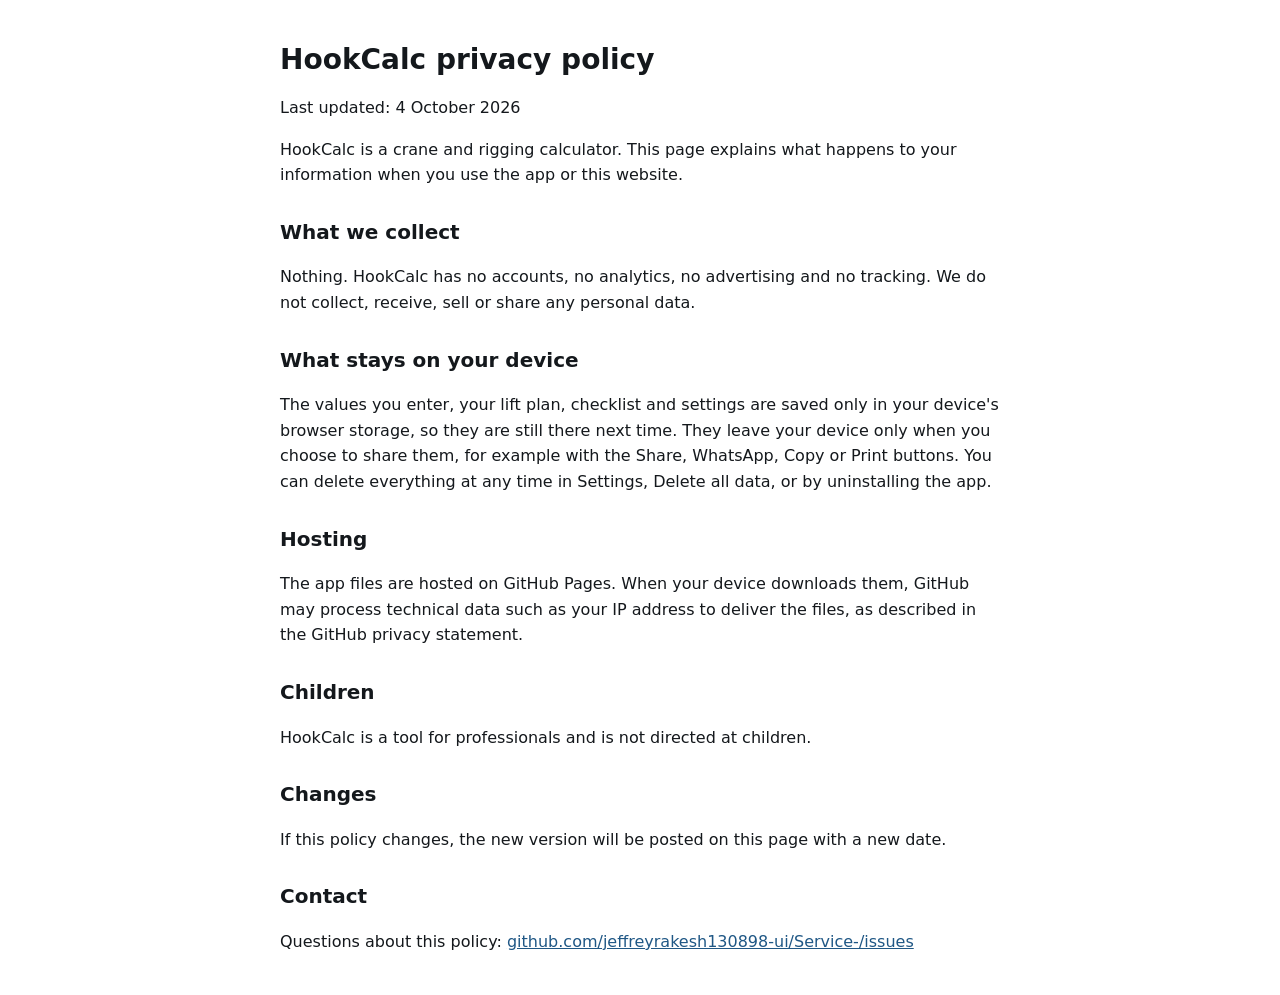
<file: privacy.html>
<!doctype html>
<html lang="en"><head><meta charset="utf-8"><meta name="viewport" content="width=device-width, initial-scale=1">
<title>HookCalc privacy policy</title>
<style>body{font:16px/1.6 system-ui,-apple-system,Segoe UI,Roboto,sans-serif;max-width:720px;margin:0 auto;padding:24px;color:#14181C;background:#fff}h1{font-size:28px;line-height:1.2}h2{font-size:20px;margin-top:28px}a{color:#1F5785}</style>
</head><body>
<h1>HookCalc privacy policy</h1>
<p>Last updated: 4 October 2026</p>
<p>HookCalc is a crane and rigging calculator. This page explains what happens to your information when you use the app or this website.</p>
<h2>What we collect</h2>
<p>Nothing. HookCalc has no accounts, no analytics, no advertising and no tracking. We do not collect, receive, sell or share any personal data.</p>
<h2>What stays on your device</h2>
<p>The values you enter, your lift plan, checklist and settings are saved only in your device's browser storage, so they are still there next time. They leave your device only when you choose to share them, for example with the Share, WhatsApp, Copy or Print buttons. You can delete everything at any time in Settings, Delete all data, or by uninstalling the app.</p>
<h2>Hosting</h2>
<p>The app files are hosted on GitHub Pages. When your device downloads them, GitHub may process technical data such as your IP address to deliver the files, as described in the GitHub privacy statement.</p>
<h2>Children</h2>
<p>HookCalc is a tool for professionals and is not directed at children.</p>
<h2>Changes</h2>
<p>If this policy changes, the new version will be posted on this page with a new date.</p>
<h2>Contact</h2>
<p>Questions about this policy: <a href="https://github.com/jeffreyrakesh130898-ui/Service-/issues">github.com/jeffreyrakesh130898-ui/Service-/issues</a></p>
</body></html>
</file>
